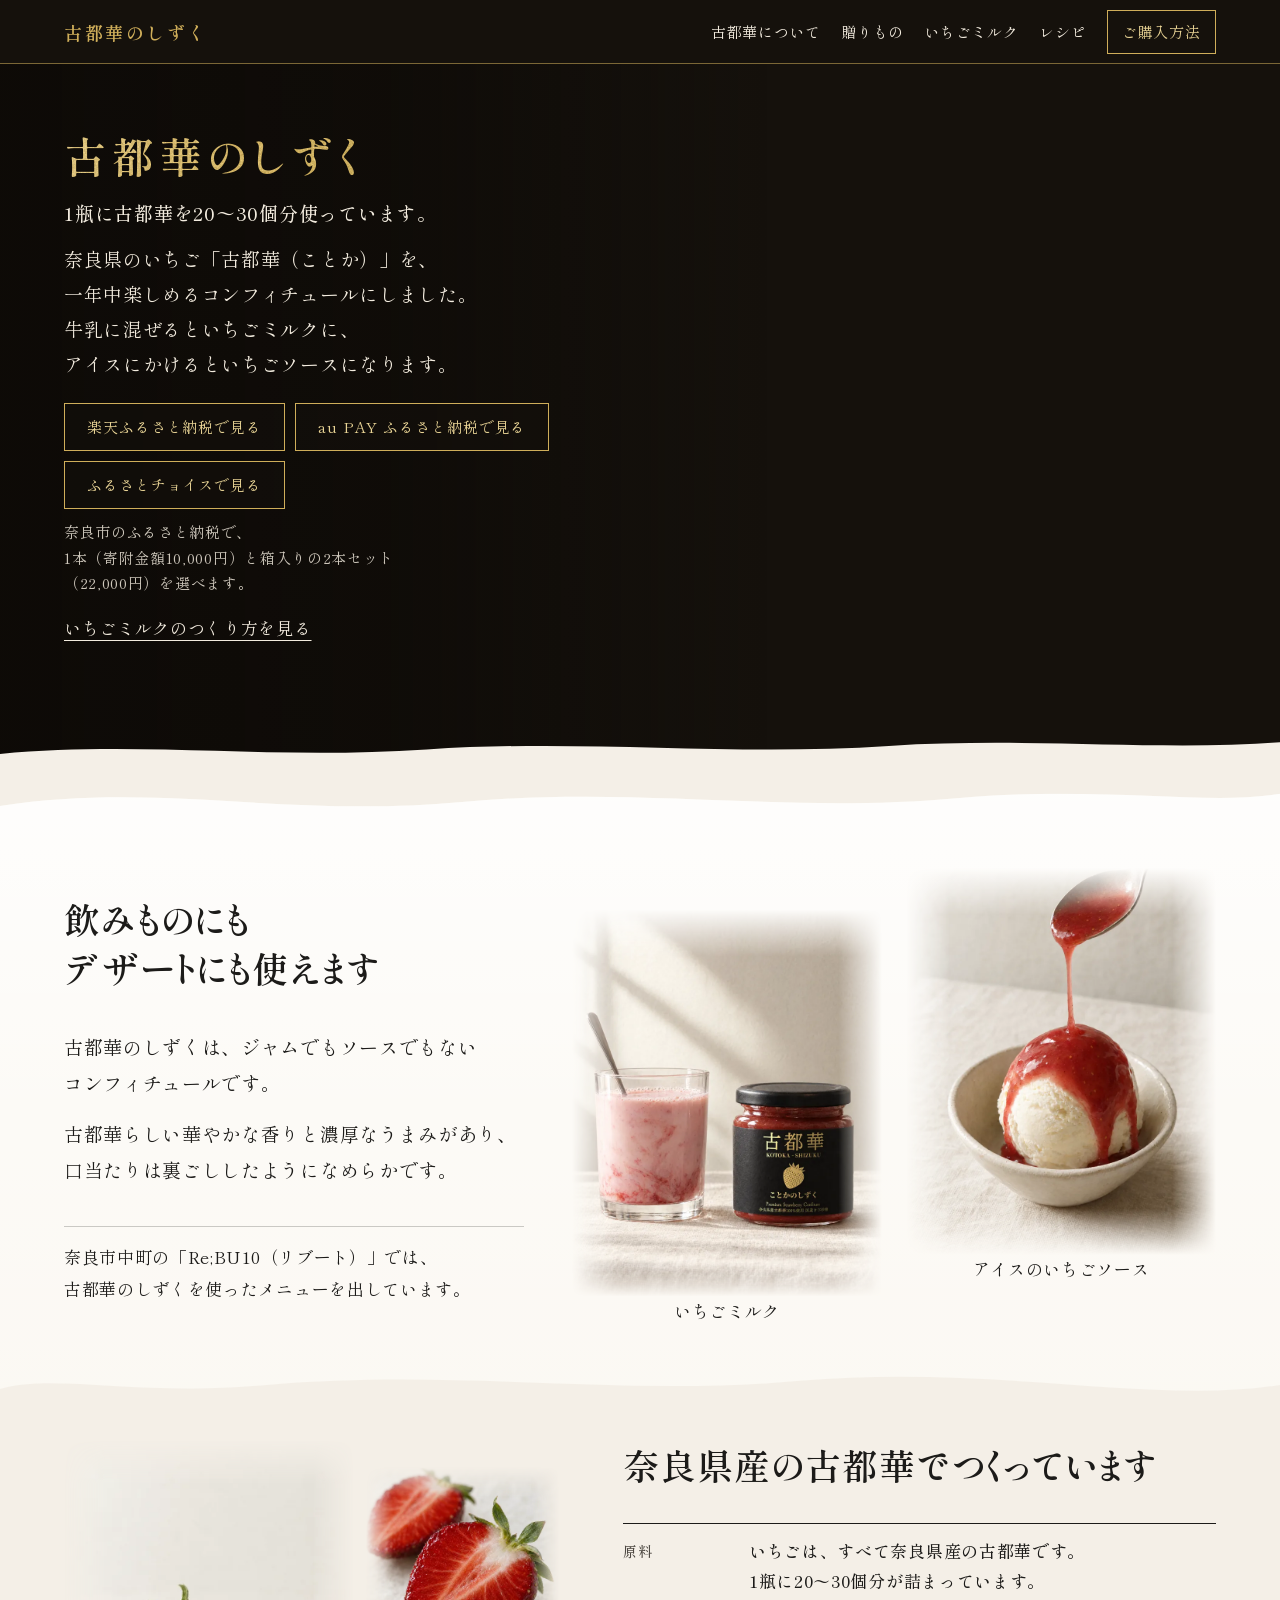
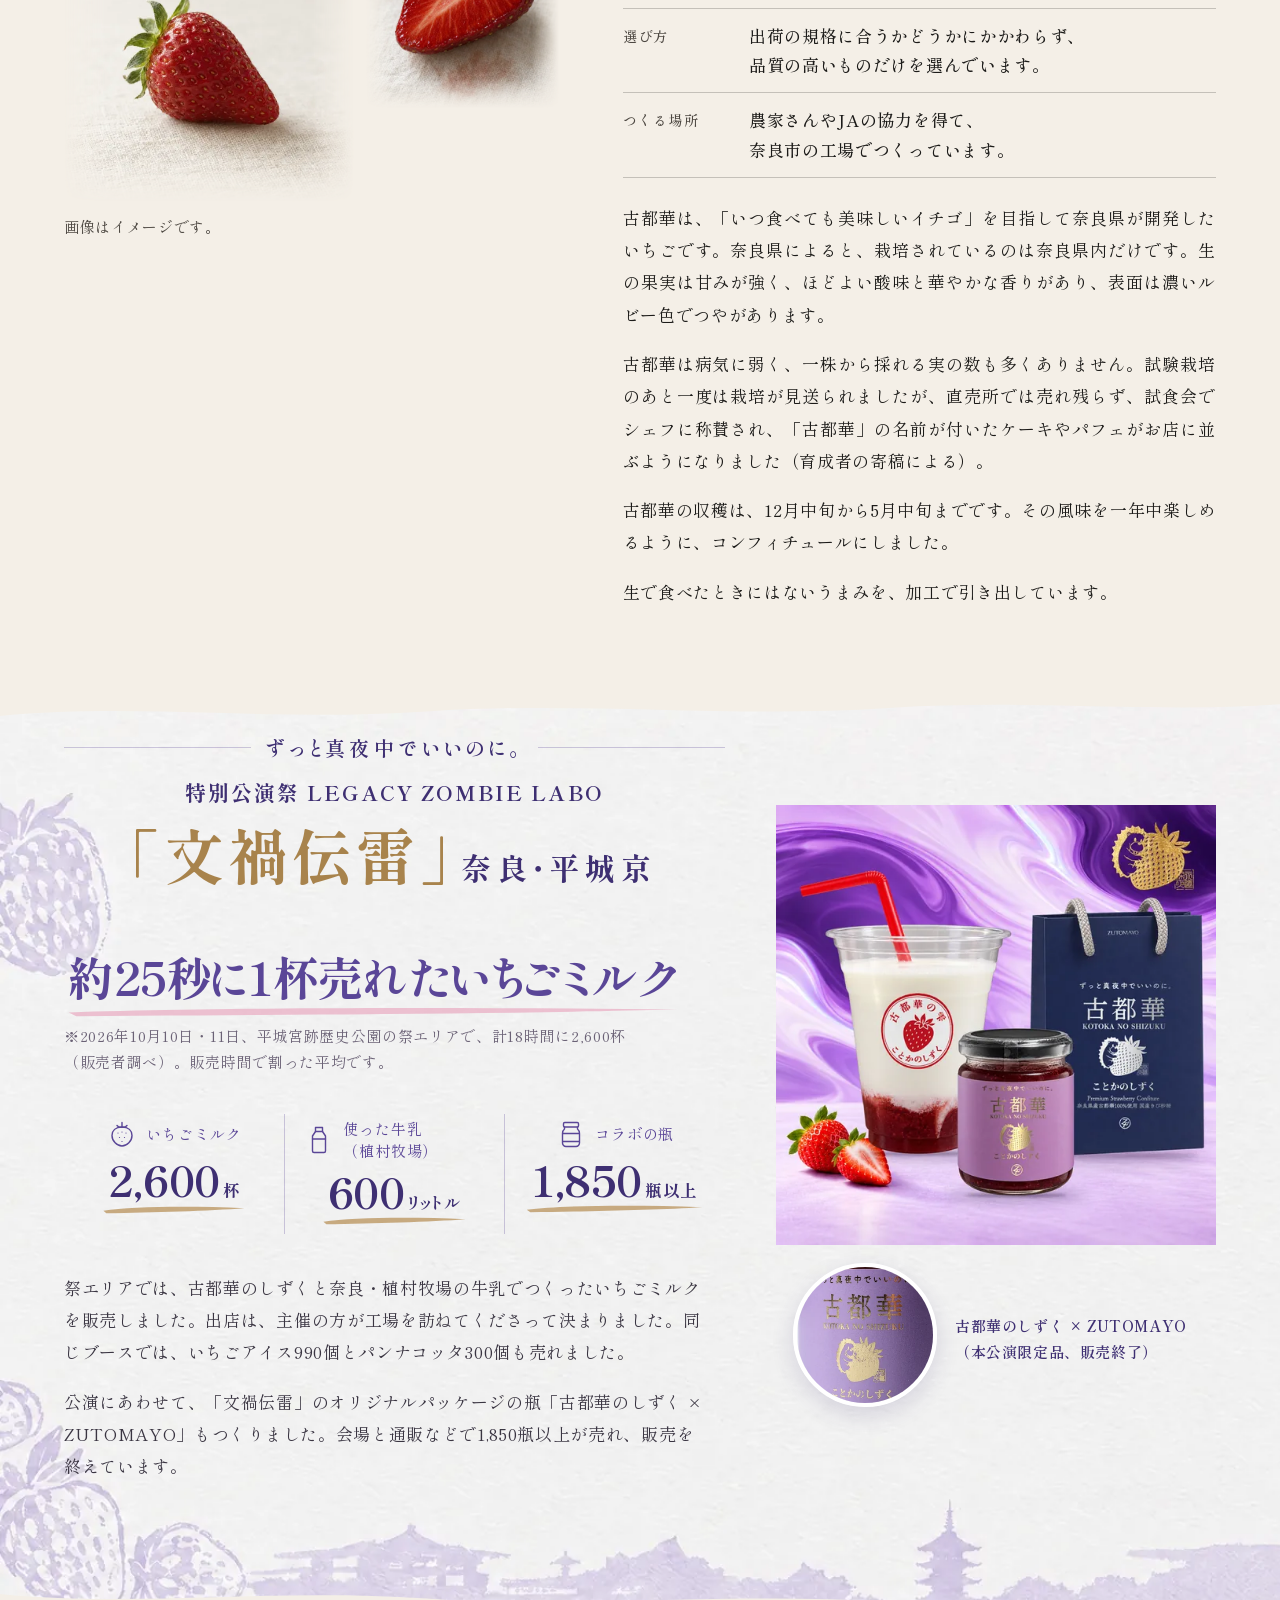
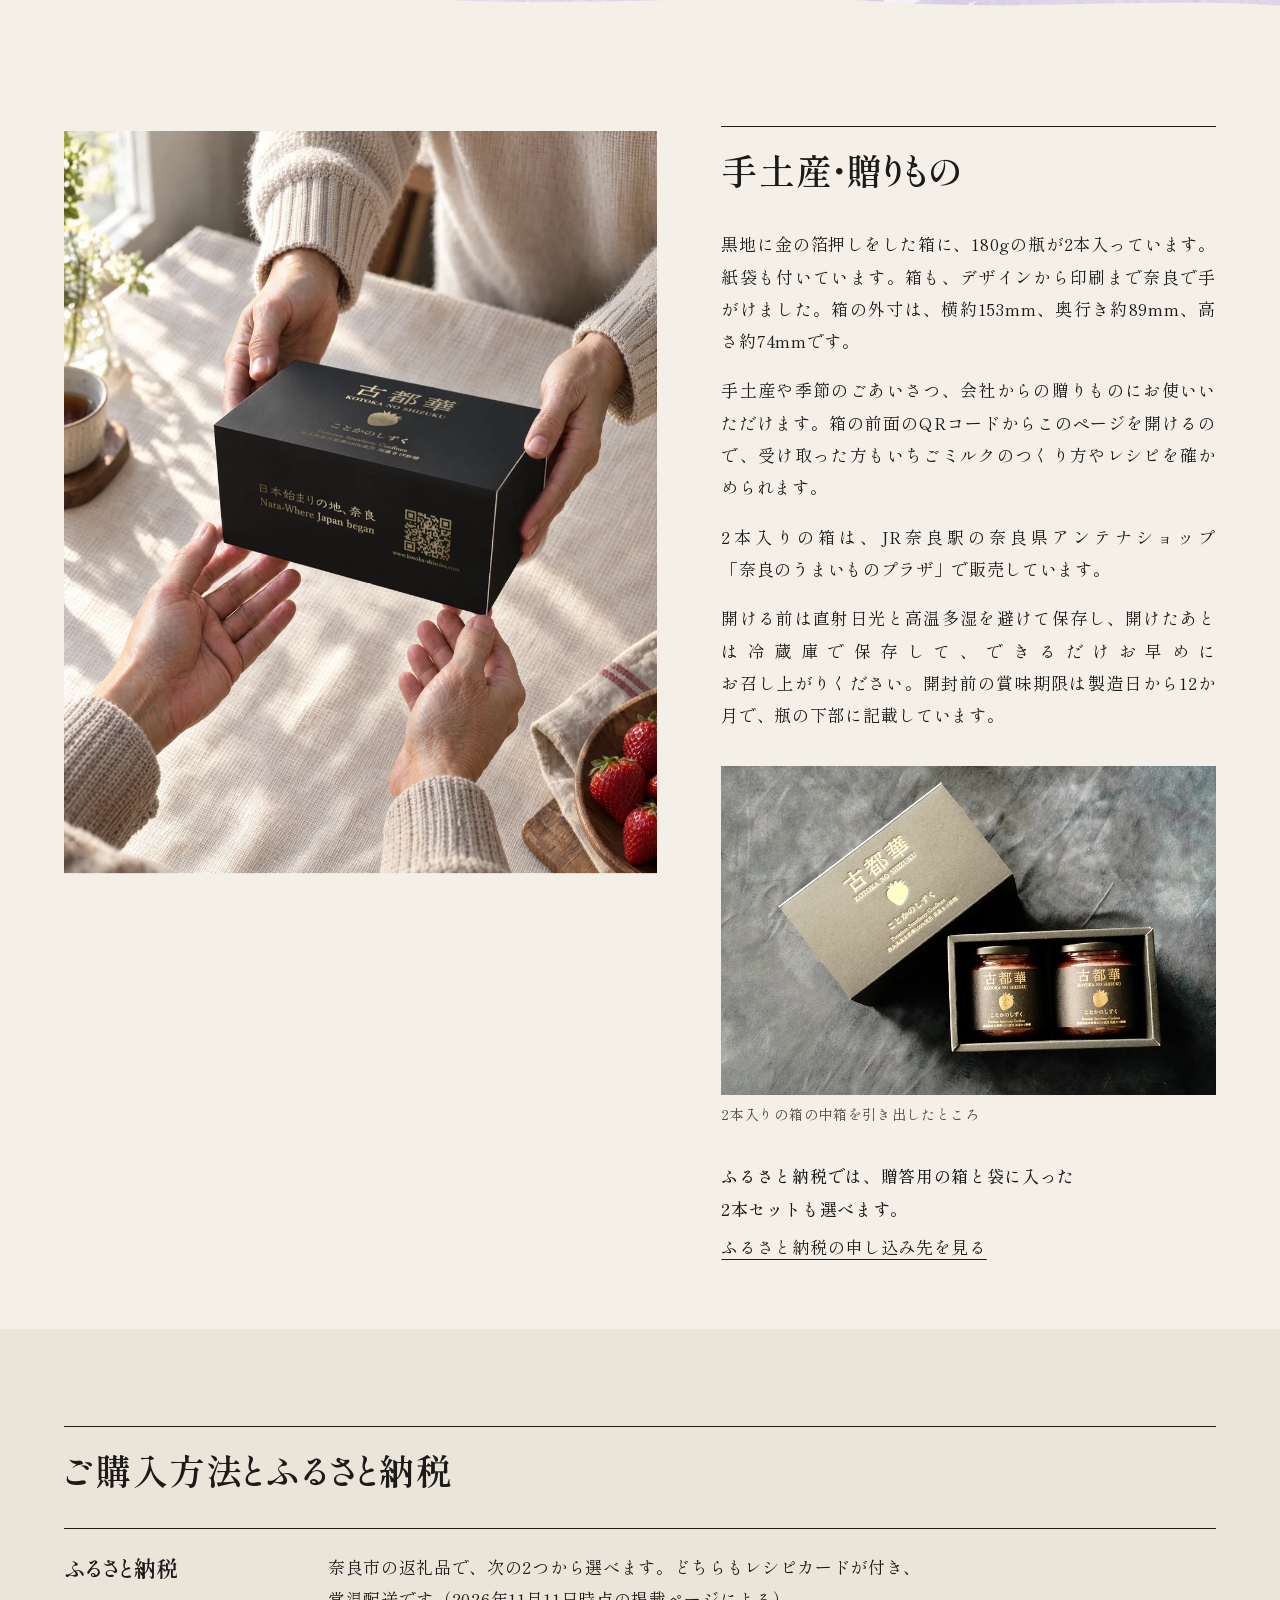
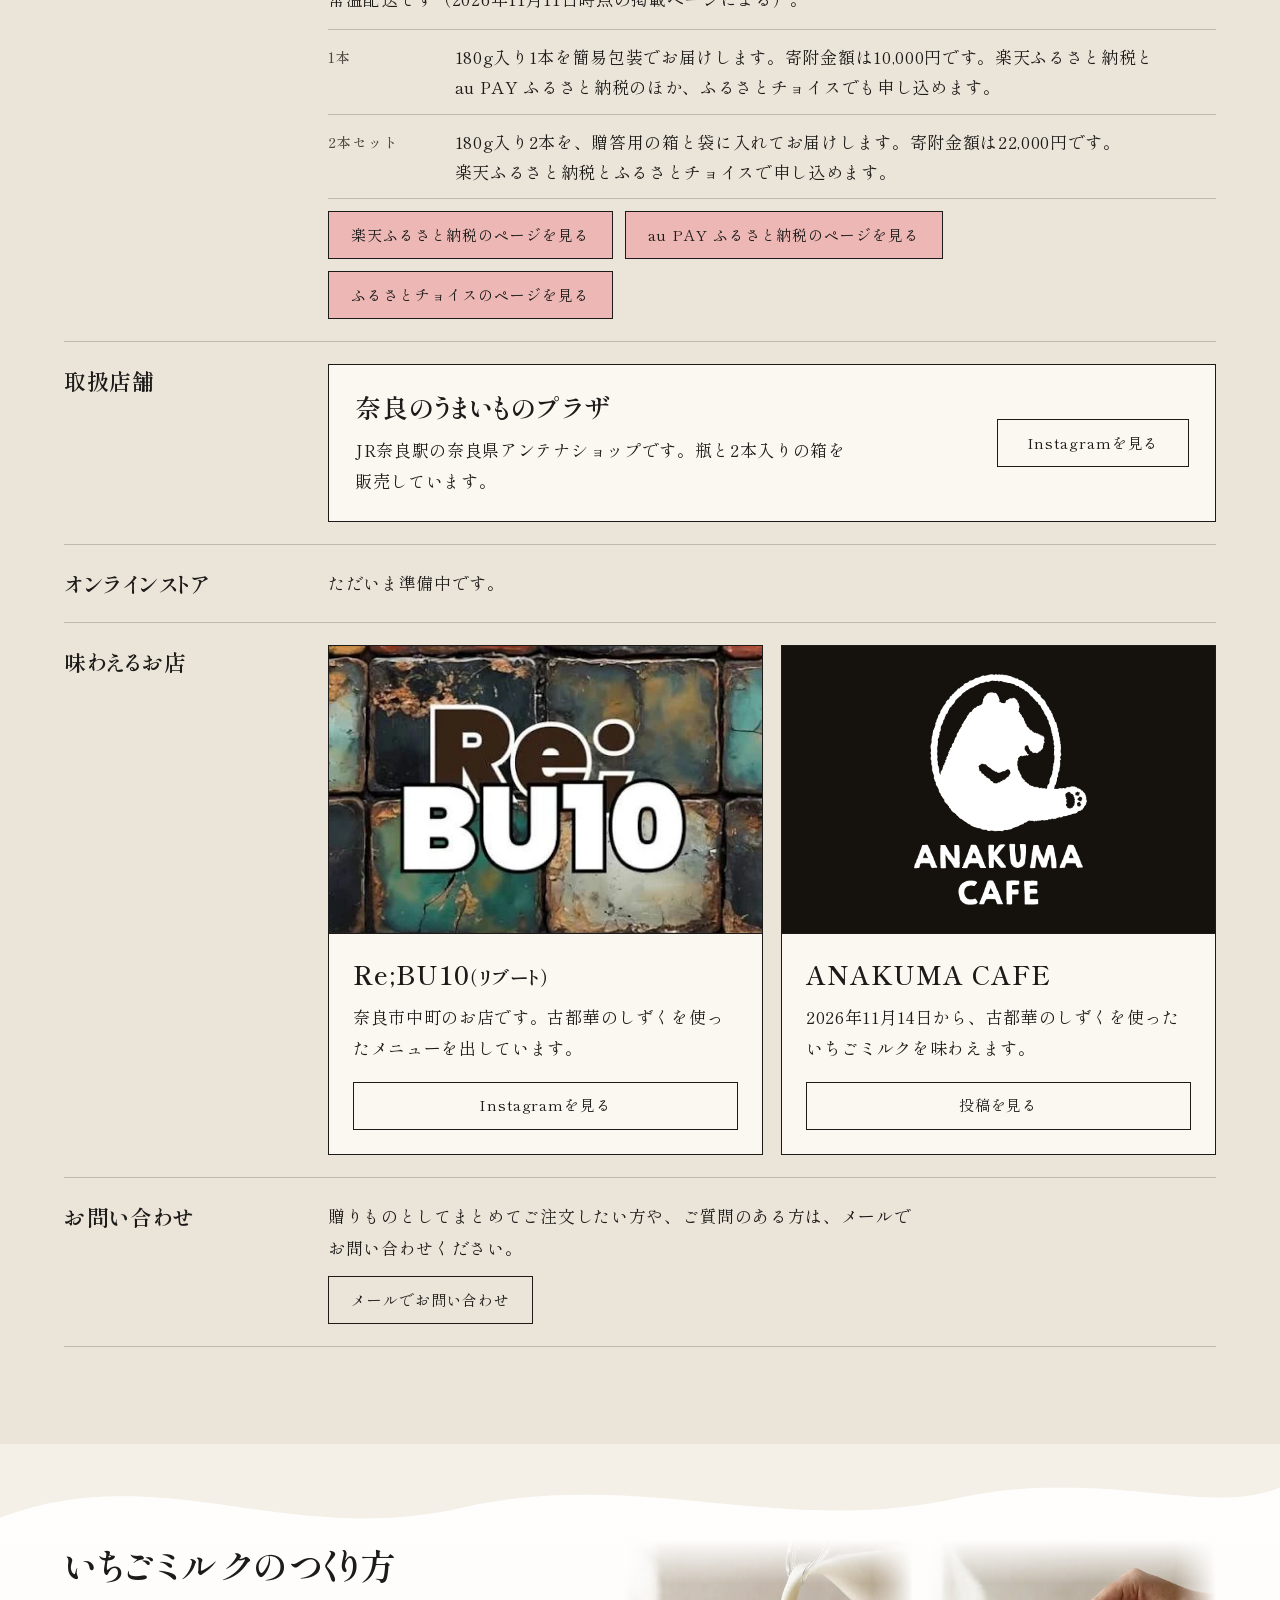
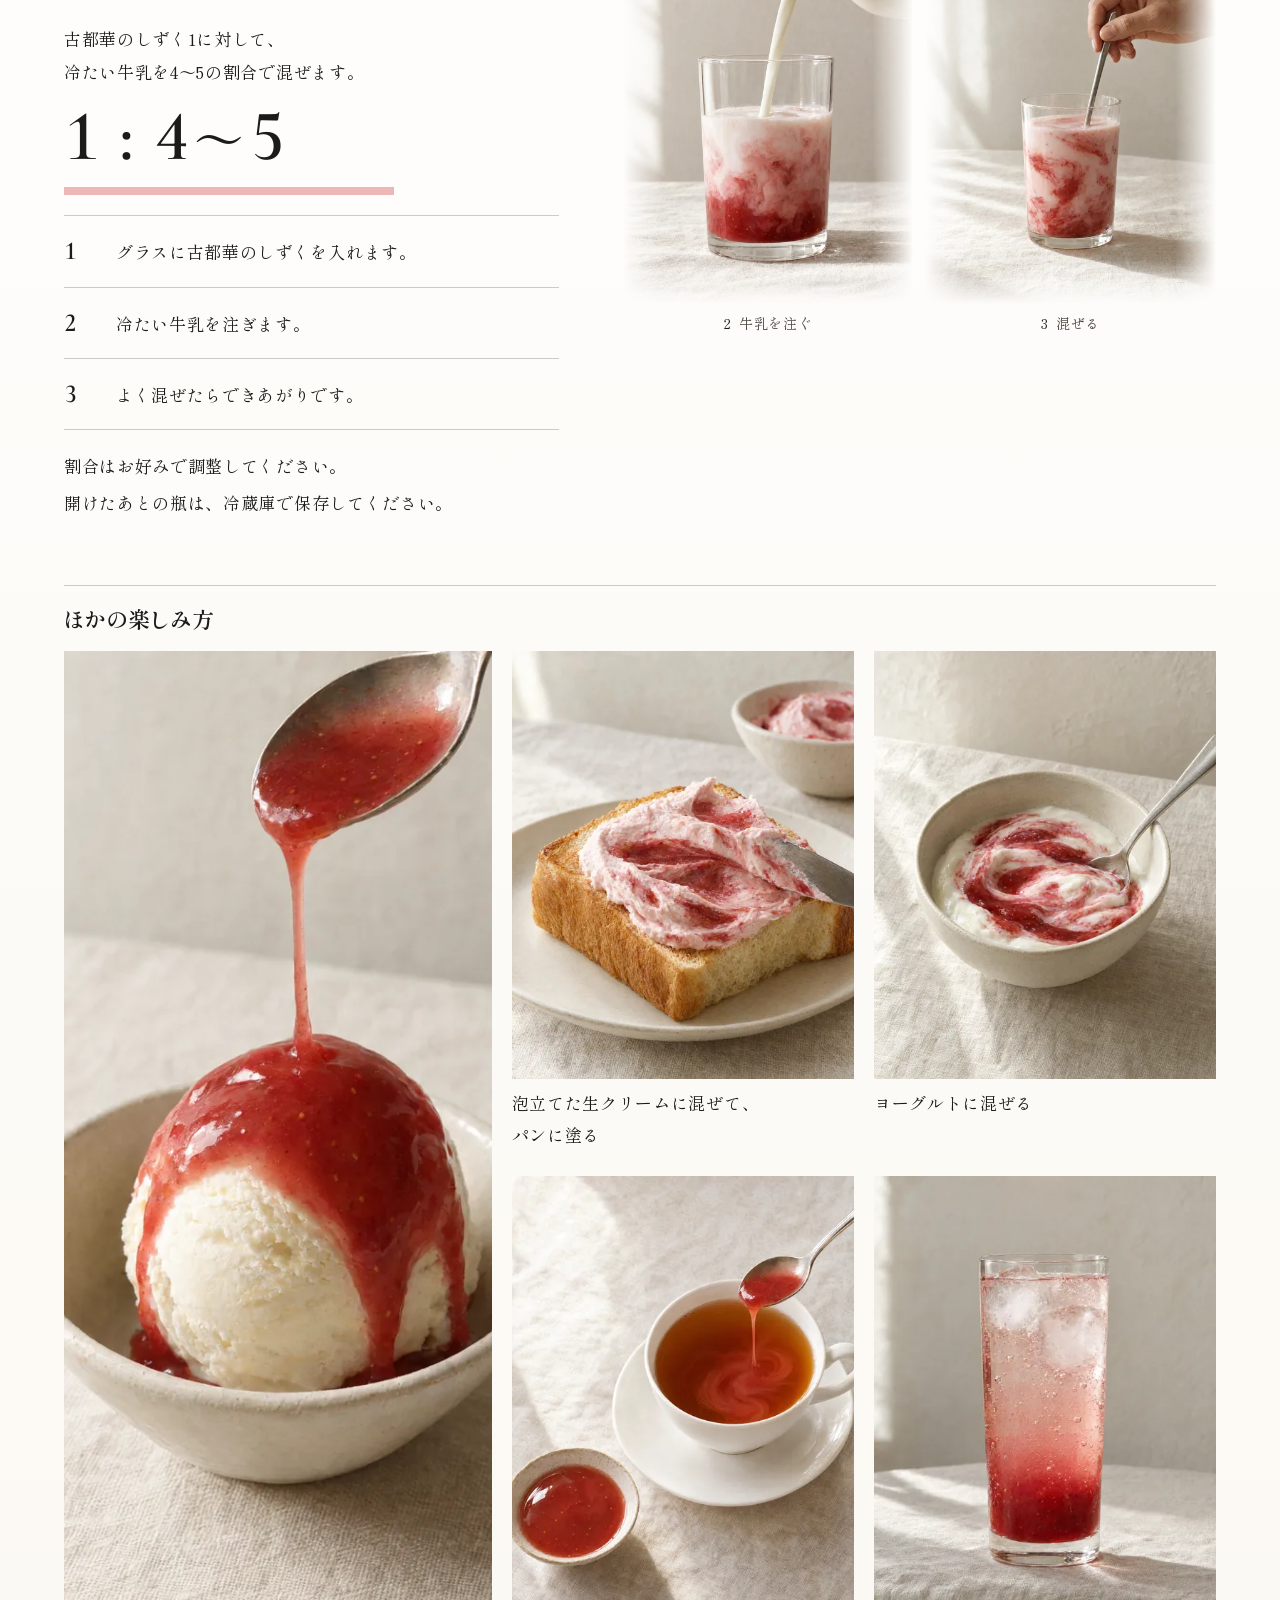
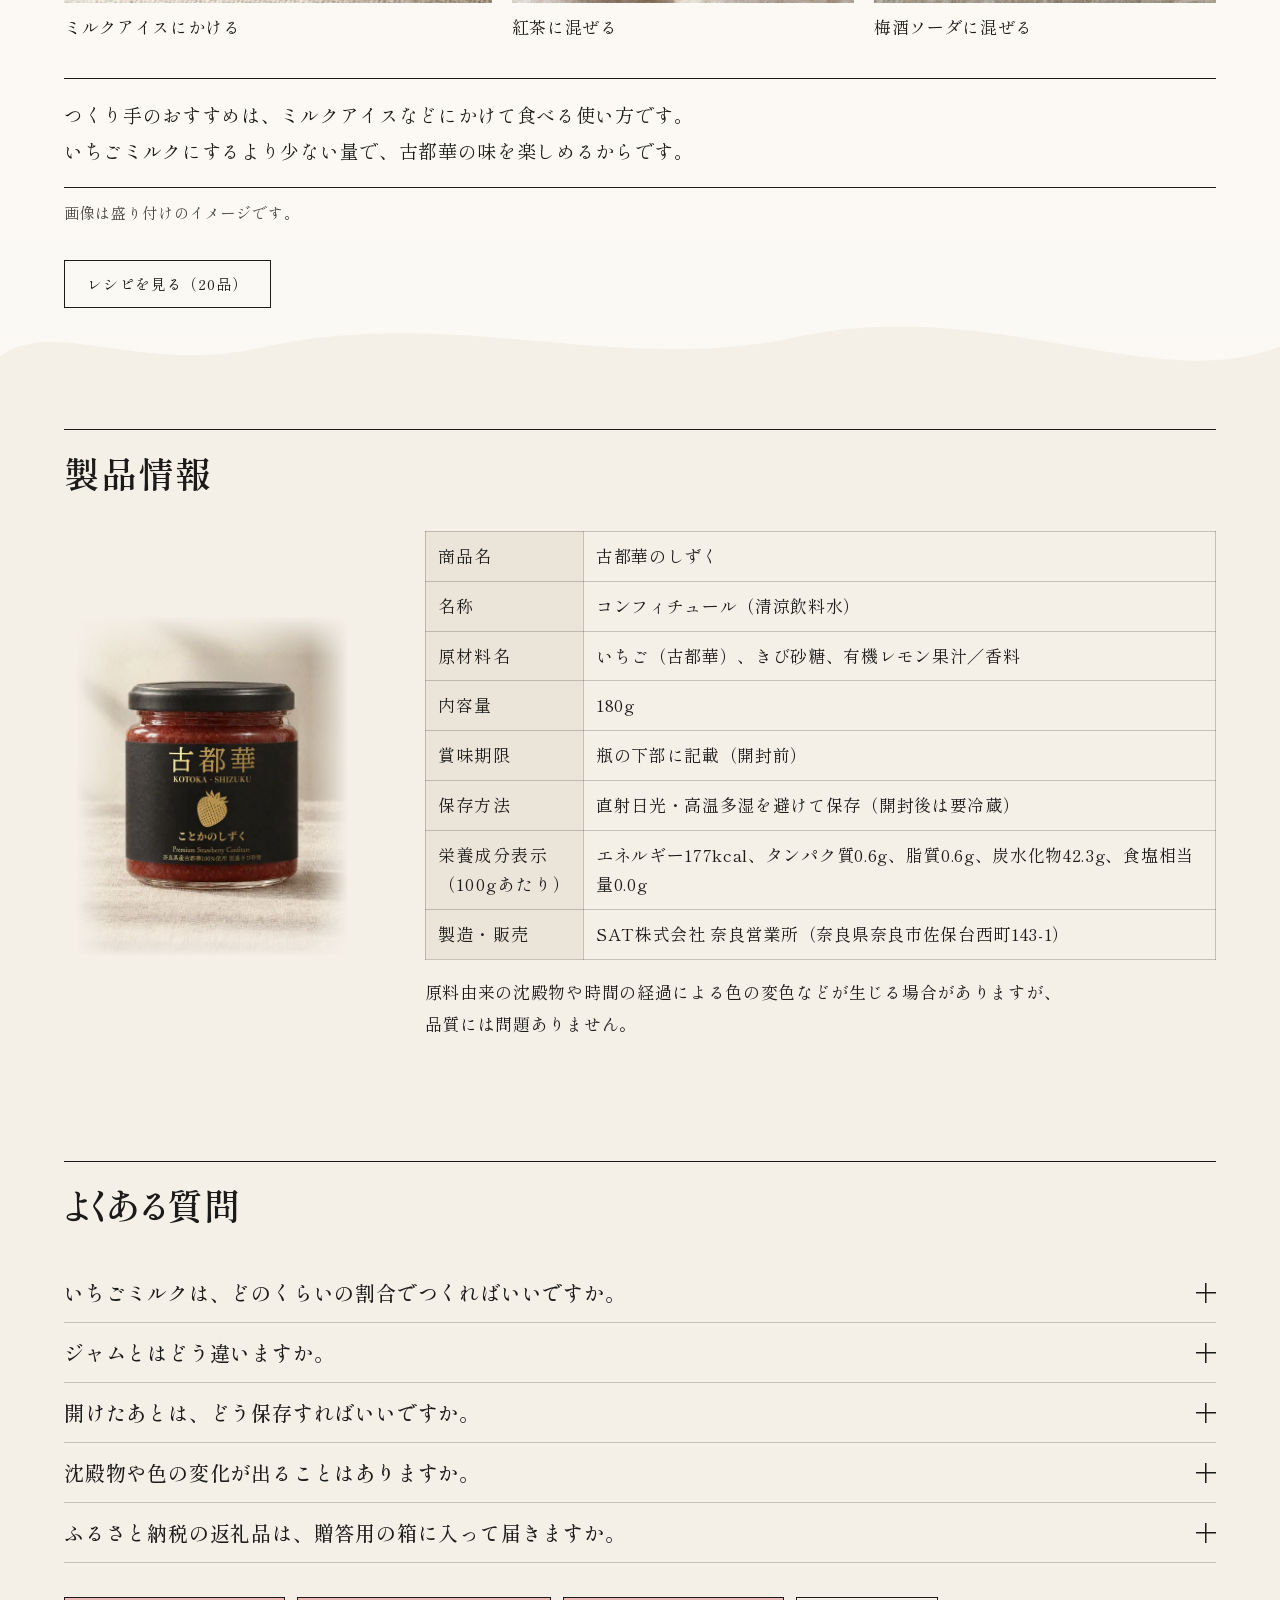
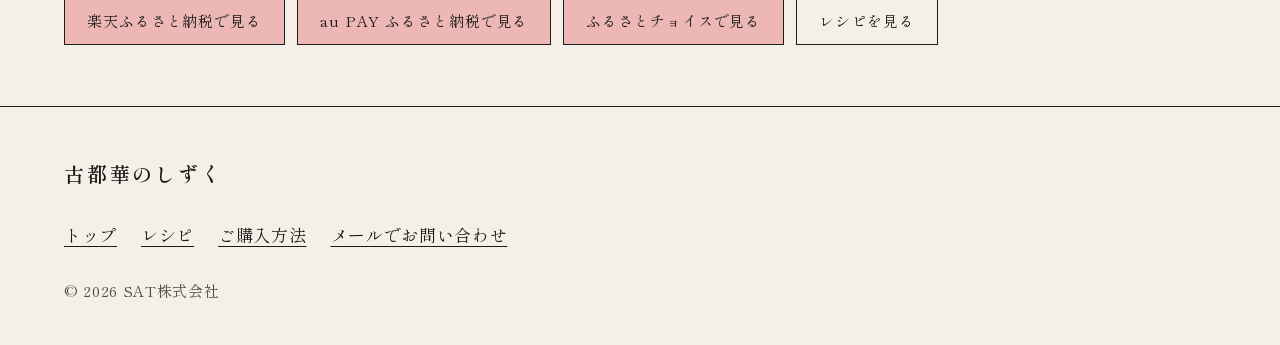
<file: index.html>
<!doctype html>
<html lang="ja">
<head>
<meta charset="utf-8">
<meta name="viewport" content="width=device-width, initial-scale=1, viewport-fit=cover">
<title>古都華のしずく｜奈良県産古都華のコンフィチュール</title>
<meta name="description" content="奈良県産のいちご「古都華」でつくったコンフィチュールです。牛乳に混ぜるといちごミルクに、アイスにかけるといちごソースになります。つくり方と贈りもの、買える場所をご案内します。">
<link rel="canonical" href="https://www.kotoka-shizuku.com/">
<meta name="theme-color" content="#15110c">
<meta property="og:type" content="website">
<meta property="og:locale" content="ja_JP">
<meta property="og:site_name" content="古都華のしずく">
<meta property="og:title" content="古都華のしずく｜奈良県産古都華のコンフィチュール">
<meta property="og:description" content="奈良県産のいちご「古都華」でつくったコンフィチュールです。牛乳に混ぜるといちごミルクに、アイスにかけるといちごソースになります。">
<meta property="og:url" content="https://www.kotoka-shizuku.com/">
<meta property="og:image" content="https://www.kotoka-shizuku.com/assets/lp2026/og-2026b.jpg">
<meta property="og:image:width" content="1200">
<meta property="og:image:height" content="630">
<meta name="twitter:card" content="summary_large_image">
<link rel="icon" type="image/png" sizes="32x32" href="./favicon-32.png">
<link rel="apple-touch-icon" href="./apple-touch-icon.png">
<link rel="preconnect" href="https://fonts.googleapis.com">
<link rel="preconnect" href="https://fonts.gstatic.com" crossorigin>
<link rel="stylesheet" href="https://fonts.googleapis.com/css2?family=Shippori+Mincho:wght@400;500&display=swap">
<!-- 書体：本文は Shippori Mincho。見出しと商品名の Shippori Mincho B1、大きな数字の Cormorant Garamond は、ページでその書体にしている字だけを text= で読み込む。見出しの字を足したら text= も足す（同じ書体の text= を2本に分けると、同じ太さの面がぶつかる） -->
<link rel="stylesheet" href="https://fonts.googleapis.com/css2?family=Shippori+Mincho+B1:wght@600;700&display=swap&text=%2C012568ABCEGILMOTUYZ%C3%97%E3%80%81%E3%80%82%E3%80%8C%E3%80%8D%E3%81%82%E3%81%84%E3%81%88%E3%81%8A%E3%81%8B%E3%81%8F%E3%81%94%E3%81%95%E3%81%97%E3%81%99%E3%81%9A%E3%81%9F%E3%81%A1%E3%81%A3%E3%81%A4%E3%81%A6%E3%81%A7%E3%81%A8%E3%81%AB%E3%81%AE%E3%81%B5%E3%81%BB%E3%81%BE%E3%81%BF%E3%82%82%E3%82%88%E3%82%8A%E3%82%8B%E3%82%8C%E3%82%8F%E3%82%A2%E3%82%A4%E3%82%AA%E3%82%AF%E3%82%B6%E3%82%B9%E3%83%83%E3%83%87%E3%83%88%E3%83%9F%E3%83%A9%E3%83%AA%E3%83%AB%E3%83%B3%E3%83%BB%E3%83%BC%E4%B8%8A%E4%B8%AD%E4%BA%86%E4%BA%AC%E4%BB%A5%E4%BC%9D%E4%BD%BF%E5%85%A5%E5%85%AC%E5%88%A5%E5%8F%96%E5%8F%A4%E5%91%B3%E5%93%81%E5%95%8F%E5%9C%9F%E5%9F%8E%E5%A0%B1%E5%A3%B2%E5%A4%9C%E5%A5%88%E5%AE%9A%E5%B9%B3%E5%BA%97%E6%83%85%E6%89%8B%E6%89%B1%E6%96%87%E6%96%B9%E6%9C%AC%E6%9D%AF%E6%A5%BD%E6%B3%95%E6%BC%94%E7%89%B9%E7%93%B6%E7%94%A3%E7%9C%8C%E7%9C%9F%E7%A5%AD%E7%A6%8D%E7%A7%92%E7%A8%8E%E7%B4%84%E7%B4%8D%E7%B5%82%E8%88%97%E8%89%AF%E8%8F%AF%E8%A3%BD%E8%B2%A9%E8%B3%AA%E8%B3%BC%E8%B4%88%E9%83%BD%E9%99%90%E9%9B%B7%E9%A3%B2%EF%BC%88%EF%BC%89">
<link rel="stylesheet" href="https://fonts.googleapis.com/css2?family=Cormorant+Garamond:wght@600&display=swap&text=0123456789%3A">
<link rel="preload" as="image" href="./assets/lp2026/img/v2/hero-gold-sp-1080.webp" imagesrcset="./assets/lp2026/img/v2/hero-gold-sp-720.webp 720w, ./assets/lp2026/img/v2/hero-gold-sp-1080.webp 1080w, ./assets/lp2026/img/v2/hero-gold-sp-1440.webp 1440w" imagesizes="100vw" media="(max-width: 599px)" fetchpriority="high">
<link rel="preload" as="image" href="./assets/lp2026/img/v2/hero-gold-pc-1920.webp" imagesrcset="./assets/lp2026/img/v2/hero-gold-pc-1280.webp 1280w, ./assets/lp2026/img/v2/hero-gold-pc-1920.webp 1920w, ./assets/lp2026/img/v2/hero-gold-pc-2560.webp 2560w" imagesizes="100vw" media="(min-width: 600px)" fetchpriority="high">
<link rel="stylesheet" href="./assets/lp2026/css/site.css?v=20261113d">
<link rel="stylesheet" href="./assets/lp2026/css/flow.css?v=20261112d">
<script type="application/ld+json">
{
  "@context": "https://schema.org",
  "@type": "Product",
  "name": "古都華のしずく",
  "description": "奈良県産のいちご「古都華」でつくったコンフィチュール（清涼飲料水）。内容量180g。",
  "image": "https://www.kotoka-shizuku.com/assets/lp2026/og-2026b.jpg",
  "brand": { "@type": "Brand", "name": "古都華のしずく" },
  "manufacturer": {
    "@type": "Organization",
    "name": "SAT株式会社 奈良営業所",
    "address": { "@type": "PostalAddress", "addressRegion": "奈良県", "addressLocality": "奈良市", "streetAddress": "佐保台西町143-1", "addressCountry": "JP" }
  }
}
</script>
</head>
<body>
<a class="skip" href="#main">本文へ移動</a>

<header class="site-header">
  <div class="bar">
    <a class="brand" href="#top">古都華のしずく</a>
    <a class="btn btn-main btn-sm head-buy" href="#buy" data-track="head_buy">ご購入方法</a>
    <button class="menu-btn" type="button" aria-expanded="false" aria-controls="site-nav" data-menu>メニュー</button>
    <nav class="site-nav" id="site-nav" aria-label="サイト内の移動" hidden>
      <ul>
        <li><a href="#kotoka">古都華について</a></li>
        <li><a href="#gift">贈りもの</a></li>
        <li><a href="#howto">いちごミルク</a></li>
        <li><a href="recipe/">レシピ</a></li>
        <li class="nav-buy"><a class="btn btn-main btn-sm" href="#buy" data-track="head_buy">ご購入方法</a></li>
      </ul>
    </nav>
  </div>
</header>

<main id="main">

  <!-- 0 最初の画面 -->
  <section class="fv" id="top" aria-labelledby="fv-title">
    <picture class="fv-photo">
      <source media="(min-width: 600px)" srcset="./assets/lp2026/img/v2/hero-gold-pc-1280.webp 1280w, ./assets/lp2026/img/v2/hero-gold-pc-1920.webp 1920w, ./assets/lp2026/img/v2/hero-gold-pc-2560.webp 2560w" sizes="100vw" width="1920" height="1080">
      <img src="./assets/lp2026/img/v2/hero-gold-sp-1080.webp" srcset="./assets/lp2026/img/v2/hero-gold-sp-720.webp 720w, ./assets/lp2026/img/v2/hero-gold-sp-1080.webp 1080w, ./assets/lp2026/img/v2/hero-gold-sp-1440.webp 1440w" sizes="100vw" width="1080" height="1350" alt="古都華のしずくの瓶といちご。うしろに夕暮れの庭と瓦屋根の建物が見える" fetchpriority="high">
    </picture>
    <canvas class="fv-flakes" aria-hidden="true"></canvas>
    <div class="fv-text">
      <h1 id="fv-title">古都華のしずく</h1>
      <p class="fv-fact">1瓶に古都華を<span class="nb"><span class="num">20</span>〜<span class="num">30</span>個分</span>使っています。</p>
      <p class="fv-lead">奈良県のいちご「古都華（ことか）」を、<br class="br-wide">一年中楽しめるコンフィチュールにしました。<br>牛乳に混ぜるといちごミルクに、<br class="br-wide">アイスにかけるといちごソースになります。</p>
      <div class="fv-actions">
        <div class="fv-buttons">
          <a class="btn btn-main" href="https://item.rakuten.co.jp/f292010-nara/sat001_oya/" target="_blank" rel="noopener" data-track="fv_furusato_rakuten_out">楽天ふるさと納税で見る</a>
          <a class="btn btn-main" href="https://furusato.wowma.jp/products/detail.php?product_id=2854338" target="_blank" rel="noopener" data-track="fv_furusato_aupay_out">au PAY ふるさと納税で見る</a>
          <a class="btn btn-main" href="https://www.furusato-tax.jp/product/detail/29201/7243831" target="_blank" rel="noopener" data-track="fv_furusato_choice_out">ふるさとチョイスで見る</a>
        </div>
        <p class="fv-note">奈良市のふるさと納税で、<br class="br-wide"><span class="nb">1本（寄附金額<span class="num">10,000</span>円）と</span><span class="nb">箱入りの2本セット</span><span class="nb">（<span class="num">22,000</span>円）を選べます。</span></p>
        <a class="text-link" href="#howto" data-track="fv_howto">いちごミルクのつくり方を見る</a>
      </div>
    </div>
    <div class="e-fvwave" aria-hidden="true"><svg viewBox="0 0 1440 90" preserveAspectRatio="none" xmlns="http://www.w3.org/2000/svg" aria-hidden="true" focusable="false"><path d="M0,55 C160,40 300,62 480,50 C660,38 820,58 1000,46 C1160,36 1300,52 1440,42 L1440,90 L0,90 Z" fill="#f4efe7"/></svg></div>
  </section>

  <!-- 1 使う場面 -->
  <section class="sec scene" id="uses" aria-labelledby="uses-title">
    <div class="e-stream" aria-hidden="true"><svg viewBox="0 0 1440 900" preserveAspectRatio="none" xmlns="http://www.w3.org/2000/svg" aria-hidden="true" focusable="false"><defs><clipPath id="cs"><path d="M0,100 C180,70 320,115 520,95 C720,75 880,110 1080,90 C1240,75 1360,100 1440,85 L1440,805 C1300,830 1120,780 900,800 C700,820 520,785 300,805 C160,820 60,790 0,810 Z"/></clipPath><linearGradient id="fs" x1="0" y1="0" x2="0" y2="1"><stop offset="0" stop-color="#fff" stop-opacity="0.9"/><stop offset="0.5" stop-color="#fff" stop-opacity="0.35"/><stop offset="1" stop-color="#fff" stop-opacity="0.05"/></linearGradient></defs><g clip-path="url(#cs)"><rect width="1440" height="900" fill="#fbf8f2"/><rect width="1440" height="900" fill="url(#fs)"/></g></svg></div>
    <div class="wrap">
      <div class="sec-head"><h2 id="uses-title">飲みものにも<br class="br-sp">デザートにも使えます</h2></div>
      <p class="scene-lead">古都華のしずくは、<span class="nb">ジャムでもソースでもない</span><span class="nb">コンフィチュールです。</span></p>
      <p class="scene-lead">古都華らしい華やかな香りと濃厚なうまみがあり、口当たりは裏ごししたように<span class="nb">なめらかです。</span></p>
      <div class="scene-grid">
        <figure>
          <img src="./assets/lp2026/img/v2/howto-done2-1200.webp" srcset="./assets/lp2026/img/v2/howto-done2-480.webp 480w, ./assets/lp2026/img/v2/howto-done2-800.webp 800w, ./assets/lp2026/img/v2/howto-done2-1200.webp 1200w" sizes="(min-width: 900px) 46vw, 46vw" width="1200" height="1500" alt="できあがったいちごミルクと古都華のしずくの瓶" loading="lazy">
          <figcaption>いちごミルク</figcaption>
        </figure>
        <figure>
          <img src="./assets/lp2026/img/v2/use-icecream-1200.webp" srcset="./assets/lp2026/img/v2/use-icecream-480.webp 480w, ./assets/lp2026/img/v2/use-icecream-800.webp 800w, ./assets/lp2026/img/v2/use-icecream-1200.webp 1200w" sizes="(min-width: 900px) 46vw, 46vw" width="1200" height="1500" alt="ミルクアイスに古都華のしずくをかけているところ" loading="lazy">
          <figcaption>アイスの<span class="nb">いちごソース</span></figcaption>
        </figure>
      </div>
      <div class="scene-proof">
        <p>奈良市中町の「Re;BU10（リブート）」では、<br class="br-wide">古都華のしずくを使ったメニューを出しています。</p>
      </div>
    </div>
  </section>


  <!-- 2 古都華と、このコンフィチュールのつくり -->
  <section class="sec kotoka" id="kotoka" aria-labelledby="kotoka-title">
    <div class="wrap kotoka-grid">
      <div class="kotoka-photos">
        <img src="./assets/lp2026/img/v2/kotoka-berry-800.webp" srcset="./assets/lp2026/img/v2/kotoka-berry-480.webp 480w, ./assets/lp2026/img/v2/kotoka-berry-800.webp 800w, ./assets/lp2026/img/v2/kotoka-berry-1200.webp 1200w" sizes="(min-width: 900px) 26vw, 54vw" width="800" height="1000" alt="赤くつやのあるいちごの一粒" loading="lazy">
        <img src="./assets/lp2026/img/v2/kotoka-cut-800.webp" srcset="./assets/lp2026/img/v2/kotoka-cut-480.webp 480w, ./assets/lp2026/img/v2/kotoka-cut-800.webp 800w" sizes="(min-width: 900px) 18vw, 36vw" width="800" height="1000" alt="縦に切ったいちごの断面" loading="lazy">
        <p class="note">画像はイメージです。</p>
      </div>
      <div>
        <div class="sec-head"><h2 id="kotoka-title">奈良県産の古都華でつくっています</h2></div>
        <dl class="points">
          <div><dt>原料</dt><dd>いちごは、すべて奈良県産の古都華です。<br><span class="nb">1瓶に20〜30個分</span>が詰まっています。</dd></div>
          <div><dt>選び方</dt><dd>出荷の規格に合うかどうかにかかわらず、<br class="br-wide">品質の高いものだけを選んでいます。</dd></div>
          <div><dt>つくる場所</dt><dd>農家さんやJAの協力を得て、<br class="br-wide">奈良市の工場で<span class="nb">つくっています。</span></dd></div>
        </dl>
        <div class="prose">
          <p>古都華は、「いつ食べても美味しいイチゴ」を目指して奈良県が開発したいちごです。奈良県によると、栽培されているのは奈良県内だけです。生の果実は甘みが強く、ほどよい酸味と華やかな香りがあり、表面は濃いルビー色でつやがあります。</p>
          <p>古都華は病気に弱く、一株から採れる実の数も多くありません。試験栽培のあと一度は栽培が見送られましたが、直売所では売れ残らず、試食会でシェフに称賛され、「古都華」の名前が付いたケーキやパフェがお店に並ぶようになりました（育成者の寄稿による）。</p>
          <p>古都華の収穫は、12月中旬から5月中旬までです。その風味を一年中楽しめるように、コンフィチュールにしました。</p>
          <p class="ragged">生で食べたときにはないうまみを、加工で<span class="nb">引き出しています。</span></p>
        </div>
      </div>
    </div>
  </section>

  <!-- 平城宮跡の実績（ずとまよの特別公演祭）。デザインは GPT Image に内容だけを渡して作らせた案（docs/renewal-2026-10/visuals_higgsfield_20261031/v2/raw/festival_design_20261104/design_3.png）をもとに組んだ。
       背景の和紙と水彩は同じ案から文字と写真を抜いて作った画像。ずとまよのロゴやキャラクターはこちらで描かない（写真に写っているものだけ）。
       コラボの瓶と紙袋の写真は依頼元（SAT）の支給で、使ってよいとディレクターが確認（2026-11-04） -->
  <section class="sec festival" id="festival" aria-labelledby="festival-title">
    <div class="e-edge top" aria-hidden="true"><svg viewBox="0 0 1440 90" preserveAspectRatio="none" xmlns="http://www.w3.org/2000/svg" aria-hidden="true" focusable="false"><path d="M0,55 C160,40 300,62 480,50 C660,38 820,58 1000,46 C1160,36 1300,52 1440,42 L1440,0 L0,0 Z" fill="#f4efe7"/></svg></div>
    <div class="e-edge bottom" aria-hidden="true"><svg viewBox="0 0 1440 90" preserveAspectRatio="none" xmlns="http://www.w3.org/2000/svg" aria-hidden="true" focusable="false"><path d="M0,55 C160,40 300,62 480,50 C660,38 820,58 1000,46 C1160,36 1300,52 1440,42 L1440,0 L0,0 Z" fill="#f4efe7"/></svg></div>
    <div class="wrap festival-grid">
      <div class="festival-text">
        <div class="fes-event">
          <p class="fes-artist">ずっと真夜中でいいのに。</p>
          <p class="fes-series">特別公演祭 LEGACY ZOMBIE LABO</p>
          <p class="fes-name"><span class="fes-gold">「文禍伝雷」</span><span class="fes-place">奈良・平城京</span></p>
        </div>
        <h2 id="festival-title"><span class="fes-hl"><span class="nb">約25秒に1杯売れた</span><span class="nb">いちごミルク</span></span></h2>
        <p class="festival-basis">※2026年10月10日・11日、平城宮跡歴史公園の祭エリアで、計18時間に<span class="num">2,600</span>杯<span class="nb">（販売者調べ）。</span>販売時間で割った平均です。</p>
        <dl class="festival-figures">
          <div><dt><svg class="fes-icon" viewBox="0 0 32 32" aria-hidden="true"><path d="M16 9c-6.5 0-10 3.6-10 8.4C6 23 11 28 16 28s10-5 10-10.6C26 12.6 22.5 9 16 9z"/><path d="M11 7.5c1.6 1.8 3.3 2.2 5 1.5 1.7.7 3.4.3 5-1.5M16 9V4.5"/><circle cx="12" cy="15" r=".6"/><circle cx="16" cy="14" r=".6"/><circle cx="20" cy="15" r=".6"/><circle cx="13.5" cy="19.5" r=".6"/><circle cx="18.5" cy="19.5" r=".6"/><circle cx="16" cy="23.5" r=".6"/></svg><span>いちごミルク</span></dt><dd><span class="num">2,600</span><span class="unit">杯</span></dd></div>
          <div><dt><svg class="fes-icon" viewBox="0 0 32 32" aria-hidden="true"><path d="M12.5 3.5h7v4l3 4.5V27a1.5 1.5 0 0 1-1.5 1.5H11A1.5 1.5 0 0 1 9.5 27V12l3-4.5z"/><path d="M12.5 7.5h7M9.5 15h13"/></svg><span>使った牛乳<span class="nb">（植村牧場）</span></span></dt><dd><span class="num">600</span><span class="unit">リットル</span></dd></div>
          <div><dt><svg class="fes-icon" viewBox="0 0 32 32" aria-hidden="true"><rect x="8.5" y="4.5" width="15" height="4.5" rx="1.2"/><path d="M9.5 9v2c-1.5 1.2-2 2.5-2 4.5V25a3.5 3.5 0 0 0 3.5 3.5h10a3.5 3.5 0 0 0 3.5-3.5v-9.5c0-2-.5-3.3-2-4.5V9"/><path d="M8 15.5h16M8 23.5h16"/></svg><span>コラボの瓶</span></dt><dd><span class="num">1,850</span><span class="unit">瓶以上</span></dd></div>
        </dl>
        <div class="prose">
          <p class="ragged">祭エリアでは、古都華のしずくと奈良・<span class="nb">植村牧場</span>の牛乳でつくったいちごミルクを販売しました。出店は、主催の方が工場を訪ねてくださって決まりました。同じブースでは、いちごアイス990個とパンナコッタ300個も<span class="nb">売れました。</span></p>
          <p class="ragged">公演にあわせて、「文禍伝雷」のオリジナル<span class="nb">パッケージ</span>の瓶「古都華のしずく × ZUTOMAYO」もつくりました。会場と通販などで1,850瓶以上が売れ、販売を終えています。</p>
        </div>
      </div>
      <div class="festival-visual">
        <img class="fes-main" src="./assets/lp2026/img/collab/zmy942-set-800.webp" srcset="./assets/lp2026/img/collab/zmy942-set-560.webp 560w, ./assets/lp2026/img/collab/zmy942-set-800.webp 800w, ./assets/lp2026/img/collab/zmy942-set-1200.webp 1200w" sizes="(min-width: 900px) 30rem, 92vw" width="800" height="800" alt="いちごミルクのカップと、「文禍伝雷」のオリジナルパッケージの古都華のしずく、紺の紙袋。背景は紫のマーブル模様" loading="lazy">
        <figure class="fes-detail">
          <img src="./assets/lp2026/img/collab/zmy942-label-400.webp" srcset="./assets/lp2026/img/collab/zmy942-label-240.webp 240w, ./assets/lp2026/img/collab/zmy942-label-400.webp 400w" sizes="11rem" width="400" height="400" alt="コラボの瓶のラベルの寄り。薄紫の紙に金の文字" loading="lazy">
          <figcaption>古都華のしずく <span class="nb">× ZUTOMAYO</span><span class="nb">（本公演限定品、</span><span class="nb">販売終了）</span></figcaption>
        </figure>
      </div>
    </div>
  </section>

  <!-- 3 手土産・贈りもの -->
  <section class="sec gift" id="gift" aria-labelledby="gift-title">
    
    <div class="wrap gift-grid">
      <figure class="gift-photo">
        <img src="./assets/lp2026/img/v2/gift-2box-1000.webp" srcset="./assets/lp2026/img/v2/gift-2box-600.webp 600w, ./assets/lp2026/img/v2/gift-2box-1000.webp 1000w, ./assets/lp2026/img/v2/gift-2box-1600.webp 1600w" sizes="(min-width: 900px) 50vw, 92vw" width="1000" height="1250" alt="古都華のしずくの2本入りの箱を手渡しているところ" loading="lazy">
      </figure>
      <div>
        <div class="sec-head"><h2 id="gift-title">手土産・贈りもの</h2></div>
        <div class="prose">
          <p>黒地に金の箔押しをした箱に、180gの瓶が2本入っています。紙袋も付いています。箱も、デザインから印刷まで奈良で手がけました。箱の外寸は、横約<span class="nb"><span class="num">153</span>mm</span>、奥行き約<span class="nb"><span class="num">89</span>mm</span>、高さ約<span class="nb"><span class="num">74</span>mm</span>です。</p>
          <p>手土産や季節のごあいさつ、会社からの贈りものにお使いいただけます。箱の前面のQRコードからこのページを開けるので、受け取った方もいちごミルクのつくり方やレシピを確かめられます。</p>
          <p>2本入りの箱は、JR奈良駅の奈良県アンテナショップ<span class="nb">「奈良のうまいものプラザ」</span>で<span class="nb">販売しています。</span></p>
          <p>開ける前は直射日光と高温多湿を避けて保存し、開けたあとは冷蔵庫で保存して、できるだけお早めに<span class="nb">お召し上がりください。</span>開封前の賞味期限は製造日から12か月で、瓶の下部に記載しています。</p>
        </div>
        <figure class="gift-box">
          <img src="./assets/lp2026/img/gift-2box-photo-900.webp" srcset="./assets/lp2026/img/gift-2box-photo-900.webp 900w, ./assets/lp2026/img/gift-2box-photo-1600.webp 1600w" sizes="(min-width: 900px) 34rem, 92vw" width="900" height="600" alt="古都華のしずくの2本入りの箱。引き出した中箱に瓶が2本入っている" loading="lazy">
          <figcaption>2本入りの箱の中箱を引き出したところ</figcaption>
        </figure>
        <p class="gift-furusato">ふるさと納税では、<span class="nb">贈答用の箱と袋に入った</span><span class="nb">2本セットも選べます。</span></p>
        <a class="text-link" href="#buy" data-track="gift_to_buy">ふるさと納税の申し込み先を見る</a>
      </div>
    </div>
  </section>

  <!-- 4 ご購入方法とふるさと納税 -->
  <section class="sec buy band" id="buy" aria-labelledby="buy-title">
    <div class="wrap">
      <div class="sec-head"><h2 id="buy-title">ご購入方法とふるさと納税</h2></div>
      <div class="rows">
        <div class="row">
          <h3>ふるさと納税</h3>
          <div>
            <div class="prose"><p class="ragged">奈良市の返礼品で、次の2つから選べます。どちらもレシピカードが付き、<span class="nb">常温配送です</span>（<span class="nb">2026年11月11日</span>時点の<span class="nb">掲載ページによる）。</span></p></div>
            <dl class="points furusato-points">
              <div><dt>1本</dt><dd><span class="nb"><span class="num">180</span>g入り1本</span>を簡易包装でお届けします。<span class="nb">寄附金額は<span class="num">10,000</span>円です。</span><span class="nb">楽天ふるさと納税と</span><span class="nb">au PAY ふるさと納税のほか、</span><span class="nb">ふるさとチョイスでも</span><span class="nb">申し込めます。</span></dd></div>
              <div><dt>2本セット</dt><dd><span class="nb"><span class="num">180</span>g入り2本</span>を、<span class="nb">贈答用の箱と袋</span>に入れてお届けします。<span class="nb">寄附金額は<span class="num">22,000</span>円です。</span><span class="nb">楽天ふるさと納税と</span><span class="nb">ふるさとチョイスで</span><span class="nb">申し込めます。</span></dd></div>
            </dl>
            <div class="actions">
              <a class="btn btn-main" href="https://item.rakuten.co.jp/f292010-nara/sat001_oya/" target="_blank" rel="noopener" data-track="furusato_rakuten_out">楽天ふるさと納税のページを見る</a>
              <a class="btn btn-main" href="https://furusato.wowma.jp/products/detail.php?product_id=2854338" target="_blank" rel="noopener" data-track="furusato_aupay_out">au PAY ふるさと納税のページを見る</a>
              <a class="btn btn-main" href="https://www.furusato-tax.jp/product/detail/29201/7243831" target="_blank" rel="noopener" data-track="furusato_choice_out">ふるさとチョイスのページを見る</a>
            </div>
          </div>
        </div>
        <!-- 取扱店舗：お店のカード（2026-11-13 依頼元の要望で目立たせる）。事実は 2026-11-04 の回答のまま。価格は出さない -->
        <div class="row">
          <h3>取扱店舗</h3>
          <ul class="shop-cards">
            <li class="shop-card shop-card-wide">
              <div class="shop-body">
                <h4 class="shop-name">奈良のうまいものプラザ</h4>
                <p class="shop-desc">JR奈良駅の奈良県アンテナショップです。瓶と<span class="nb">2本入りの箱</span>を<span class="nb">販売しています。</span></p>
              </div>
              <a class="btn shop-link" href="https://www.instagram.com/nara.umai.plaza/" target="_blank" rel="noopener" data-track="store_instagram_out" aria-label="奈良のうまいものプラザのInstagramを見る">Instagramを見る</a>
            </li>
          </ul>
        </div>
        <div class="row">
          <h3>オンラインストア</h3>
          <div><p>ただいま準備中です。</p></div>
        </div>
        <!-- 味わえるお店：ロゴ入りのカード（2026-11-13 ユーザー「提供店舗はロゴで」）。ANAKUMA CAFE は対象店舗が投稿の日英で食い違うため場所を書かない -->
        <div class="row">
          <h3>味わえるお店</h3>
          <ul class="shop-cards shop-cards-logo">
            <li class="shop-card">
              <div class="shop-logo shop-logo-photo"><img src="./assets/lp2026/img/shops/rebu10-logo.webp" width="447" height="447" alt="Re;BU10のロゴ" loading="lazy"></div>
              <div class="shop-body">
                <h4 class="shop-name">Re;BU10<span class="shop-kana">（リブート）</span></h4>
                <p class="shop-desc">奈良市中町のお店です。古都華のしずくを使ったメニューを<span class="nb">出しています。</span></p>
                <a class="btn shop-link" href="https://www.instagram.com/rebu10_lab/" target="_blank" rel="noopener" data-track="rebu10_instagram_out" aria-label="Re;BU10のInstagramを見る">Instagramを見る</a>
              </div>
            </li>
            <li class="shop-card">
              <div class="shop-logo"><img src="./assets/lp2026/img/shops/anakuma-logo.webp" width="278" height="361" alt="ANAKUMA CAFEのロゴ" loading="lazy"></div>
              <div class="shop-body">
                <h4 class="shop-name">ANAKUMA CAFE</h4>
                <p class="shop-desc"><span class="nb">2026年11月14日</span>から、古都華のしずくを使った<span class="nb">いちごミルクを</span><span class="nb">味わえます。</span></p>
                <a class="btn shop-link" href="https://www.instagram.com/reel/DfZV6XvANhe/" target="_blank" rel="noopener" data-track="anakuma_instagram_out" aria-label="ANAKUMA CAFEの投稿を見る">投稿を見る</a>
              </div>
            </li>
          </ul>
        </div>
        <!-- お問い合わせ：メールアドレスは依頼元の支給（2026-11-05）。フッターにも同じリンクがある -->
        <div class="row">
          <h3>お問い合わせ</h3>
          <div>
            <div class="prose"><p class="ragged">贈りものとしてまとめてご注文したい方や、ご質問のある方は、メールで<span class="nb">お問い合わせください。</span></p></div>
            <div class="actions"><a class="btn" href="mailto:sat00@sat-japan.net" data-track="contact_mail">メールでお問い合わせ</a></div>
          </div>
        </div>
      </div>
    </div>
  </section>

  <!-- 5 いちごミルクのつくり方とほかの楽しみ方 -->
  <section class="sec howto" id="howto" aria-labelledby="howto-title">
    <div class="e-stream" aria-hidden="true"><svg viewBox="0 0 1440 1200" preserveAspectRatio="none" xmlns="http://www.w3.org/2000/svg" aria-hidden="true" focusable="false"><defs><clipPath id="ch"><path d="M0,100 C180,70 320,115 520,95 C720,75 880,110 1080,90 C1240,75 1360,100 1440,85 L1440,1105 C1300,1130 1120,1080 900,1100 C700,1120 520,1085 300,1105 C160,1120 60,1090 0,1110 Z"/></clipPath><linearGradient id="fh" x1="0" y1="0" x2="0" y2="1"><stop offset="0" stop-color="#fff" stop-opacity="0.9"/><stop offset="0.5" stop-color="#fff" stop-opacity="0.35"/><stop offset="1" stop-color="#fff" stop-opacity="0.05"/></linearGradient></defs><g clip-path="url(#ch)"><rect width="1440" height="1200" fill="#fbf8f2"/><rect width="1440" height="1200" fill="url(#fh)"/></g></svg></div>
    <div class="wrap howto-grid">
      <div>
        <div class="sec-head"><h2 id="howto-title">いちごミルクのつくり方</h2></div>
        <p class="ratio-lead">古都華のしずく1に対して、<br class="br-wide">冷たい牛乳を4〜5の割合で混ぜます。</p>
        <p class="ratio-figure num" aria-hidden="true">1 : 4<span class="wave">〜</span>5</p>
        <ol class="steps" role="list">
          <li class="step"><span class="step-no num" aria-hidden="true">1</span><p>グラスに古都華のしずくを入れます。</p></li>
          <li class="step"><span class="step-no num" aria-hidden="true">2</span><p>冷たい牛乳を注ぎます。</p></li>
          <li class="step"><span class="step-no num" aria-hidden="true">3</span><p>よく混ぜたらできあがりです。</p></li>
        </ol>
        <div class="howto-notes">
          <p>割合はお好みで調整してください。</p>
          <p>開けたあとの瓶は、冷蔵庫で<span class="nb">保存してください。</span></p>
        </div>
      </div>
      <div class="howto-photos">
        <figure>
          <img src="./assets/lp2026/img/v2/howto-pour-800.webp" srcset="./assets/lp2026/img/v2/howto-pour-480.webp 480w, ./assets/lp2026/img/v2/howto-pour-800.webp 800w, ./assets/lp2026/img/v2/howto-pour-1200.webp 1200w" sizes="(min-width: 900px) 26vw, 46vw" width="800" height="1000" alt="グラスの底の古都華のしずくに牛乳を注いでいるところ" loading="lazy">
          <figcaption><span class="cap-no">2</span>牛乳を注ぐ</figcaption>
        </figure>
        <figure>
          <img src="./assets/lp2026/img/v2/howto-mix-800.webp" srcset="./assets/lp2026/img/v2/howto-mix-480.webp 480w, ./assets/lp2026/img/v2/howto-mix-800.webp 800w, ./assets/lp2026/img/v2/howto-mix-1200.webp 1200w" sizes="(min-width: 900px) 26vw, 46vw" width="800" height="1000" alt="スプーンでいちごミルクを混ぜているところ" loading="lazy">
          <figcaption><span class="cap-no">3</span>混ぜる</figcaption>
        </figure>
      </div>
    </div>
    <div class="wrap more">
      <h3 class="more-title">ほかの楽しみ方</h3>
      <ul class="more-list" role="list">
        <li><img src="./assets/lp2026/img/v2/use-icecream-800.webp" srcset="./assets/lp2026/img/v2/use-icecream-480.webp 480w, ./assets/lp2026/img/v2/use-icecream-800.webp 800w, ./assets/lp2026/img/v2/use-icecream-1200.webp 1200w" sizes="(min-width: 1200px) 460px, (min-width: 900px) 36vw, 36vw" width="800" height="1000" alt="ミルクアイスに古都華のしずくをかけているところ" loading="lazy"><p>ミルクアイスにかける</p></li>
        <li><img src="./assets/lp2026/img/v2/use-toast-480.webp" srcset="./assets/lp2026/img/v2/use-toast-480.webp 480w, ./assets/lp2026/img/v2/use-toast-800.webp 800w" sizes="(min-width: 1200px) 400px, (min-width: 900px) 30vw, 36vw" width="480" height="600" alt="古都華のしずくを混ぜた生クリームを塗った食パン" loading="lazy"><p>泡立てた生クリームに混ぜて、<br class="br-wide">パンに塗る</p></li>
        <li><img src="./assets/lp2026/img/v2/use-yogurt-480.webp" srcset="./assets/lp2026/img/v2/use-yogurt-480.webp 480w, ./assets/lp2026/img/v2/use-yogurt-800.webp 800w" sizes="(min-width: 1200px) 400px, (min-width: 900px) 30vw, 36vw" width="480" height="600" alt="古都華のしずくを混ぜたヨーグルト" loading="lazy"><p>ヨーグルトに混ぜる</p></li>
        <li><img src="./assets/lp2026/img/v2/use-tea2-480.webp" srcset="./assets/lp2026/img/v2/use-tea2-480.webp 480w, ./assets/lp2026/img/v2/use-tea2-800.webp 800w" sizes="(min-width: 1200px) 400px, (min-width: 900px) 30vw, 36vw" width="480" height="600" alt="紅茶に古都華のしずくを混ぜているところ" loading="lazy"><p>紅茶に混ぜる</p></li>
        <li><img src="./assets/lp2026/img/v2/use-soda-480.webp" srcset="./assets/lp2026/img/v2/use-soda-480.webp 480w, ./assets/lp2026/img/v2/use-soda-800.webp 800w" sizes="(min-width: 1200px) 400px, (min-width: 900px) 30vw, 36vw" width="480" height="600" alt="梅酒ソーダに古都華のしずくを混ぜた飲みもの" loading="lazy"><p>梅酒ソーダに混ぜる</p></li>
      </ul>
      <div class="uses-pick"><p>つくり手のおすすめは、ミルクアイスなどにかけて食べる使い方です。いちごミルクにするより少ない量で、古都華の味を楽しめるからです。</p></div>
      <p class="note uses-foot">画像は盛り付けのイメージです。</p>
      <div class="actions"><a class="btn" href="recipe/" data-track="howto_recipe">レシピを見る（20品）</a></div>
    </div>
  </section>

  <!-- 6 製品情報 -->
  <section class="sec info" id="info" aria-labelledby="info-title">
    <div class="wrap">
      <div class="sec-head"><h2 id="info-title">製品情報</h2></div>
      <div class="info-grid">
        <img class="info-jar" src="./assets/lp2026/img/v2/jar-photo2-720.webp" srcset="./assets/lp2026/img/v2/jar-photo2-560.webp 560w, ./assets/lp2026/img/v2/jar-photo2-720.webp 720w, ./assets/lp2026/img/v2/jar-photo2-900.webp 900w, ./assets/lp2026/img/v2/jar-photo2-1200.webp 1200w" sizes="(min-width: 900px) 17rem, 72vw" width="900" height="1125" alt="古都華のしずくの瓶（180g）" loading="lazy">
        <div>
          <table class="label-table">
            <tbody>
              <tr><th scope="row">商品名</th><td>古都華のしずく</td></tr>
              <tr><th scope="row">名称</th><td>コンフィチュール（清涼飲料水）</td></tr>
              <tr><th scope="row">原材料名</th><td>いちご（古都華）、きび砂糖、有機レモン果汁／香料</td></tr>
              <tr><th scope="row">内容量</th><td class="num">180g</td></tr>
              <tr><th scope="row">賞味期限</th><td>瓶の下部に記載（開封前）</td></tr>
              <tr><th scope="row">保存方法</th><td>直射日光・高温多湿を避けて保存（開封後は要冷蔵）</td></tr>
              <tr><th scope="row" class="th-wrap">栄養成分表示<br>（100gあたり）</th><td class="num">エネルギー177kcal、タンパク質0.6g、脂質0.6g、炭水化物42.3g、食塩相当量0.0g</td></tr>
              <tr><th scope="row">製造・販売</th><td>SAT株式会社 奈良営業所（奈良県奈良市佐保台西町143-1）</td></tr>
            </tbody>
          </table>
          <p class="info-note">原料由来の沈殿物や時間の経過による色の変色などが生じる場合がありますが、品質には問題ありません。</p>
        </div>
      </div>
    </div>
  </section>

  <!-- 7 よくある質問 -->
  <section class="sec faq" id="faq" aria-labelledby="faq-title">
    <div class="wrap">
      <div class="sec-head"><h2 id="faq-title">よくある質問</h2></div>
      <div class="faq-list">
        <details>
          <summary>いちごミルクは、<br class="br-sp">どのくらいの割合でつくればいいですか。</summary>
          <div class="answer"><p>古都華のしずく1に対して、牛乳4〜5が目安です。お好みで調整してください。</p></div>
        </details>
        <details>
          <summary>ジャムとはどう違いますか。</summary>
          <div class="answer"><p>牛乳や炭酸水などの飲みものと混ぜて楽しめるように、清涼飲料水の規格でつくっています。アイスやデザートのフルーツソースとしても使えます。</p></div>
        </details>
        <details>
          <summary>開けたあとは、<br class="br-sp">どう保存すればいいですか。</summary>
          <div class="answer"><p class="ragged">冷蔵庫で保存して、できるだけお早めに<span class="nb">お召し上がりください。</span></p></div>
        </details>
        <details>
          <summary>沈殿物や色の変化が<br class="br-sp">出ることはありますか。</summary>
          <div class="answer"><p>原料由来の沈殿物や、時間の経過による色の変化が出ることがあります。品質には問題ありません（ラベルの注意書きより）。</p></div>
        </details>
        <details>
          <summary>ふるさと納税の返礼品は、<br class="br-sp">贈答用の箱に入って届きますか。</summary>
          <div class="answer"><p class="ragged">2本セット（寄附金額<span class="nb"><span class="num">22,000</span>円）</span>は、<span class="nb">贈答用の箱と袋</span>に<span class="nb">入れてお届けします。</span><span class="nb">楽天ふるさと納税と</span><span class="nb">ふるさとチョイスで</span><span class="nb">申し込めます。</span><span class="nb">1本の返礼品</span><span class="nb">（<span class="num">10,000</span>円）</span>は簡易包装です。どちらも<span class="nb">レシピカードが</span><span class="nb">付きます。</span></p></div>
        </details>
      </div>
      <div class="actions">
        <a class="btn btn-main" href="https://item.rakuten.co.jp/f292010-nara/sat001_oya/" target="_blank" rel="noopener" data-track="faq_furusato_rakuten_out">楽天ふるさと納税で見る</a>
        <a class="btn btn-main" href="https://furusato.wowma.jp/products/detail.php?product_id=2854338" target="_blank" rel="noopener" data-track="faq_furusato_aupay_out">au PAY ふるさと納税で見る</a>
        <a class="btn btn-main" href="https://www.furusato-tax.jp/product/detail/29201/7243831" target="_blank" rel="noopener" data-track="faq_furusato_choice_out">ふるさとチョイスで見る</a>
        <a class="btn" href="recipe/" data-track="faq_recipe">レシピを見る</a>
      </div>
    </div>
  </section>

</main>

<footer class="site-footer">
  <div class="wrap">
    <p class="foot-name">古都華のしずく</p>
    <nav class="foot-links" aria-label="フッターの移動">
      <a href="#top">トップ</a>
      <a href="recipe/">レシピ</a>
      <a href="#buy">ご購入方法</a>
      <a href="mailto:sat00@sat-japan.net" data-track="footer_contact_mail">メールでお問い合わせ</a>
    </nav>
    <p class="copy">© 2026 SAT株式会社</p>
  </div>
</footer>

<script src="./assets/lp2026/js/site.js?v=20261103" defer></script>
<script src="./assets/lp2026/js/flakes.js?v=20261112c" defer></script>
</body>
</html>
</file>
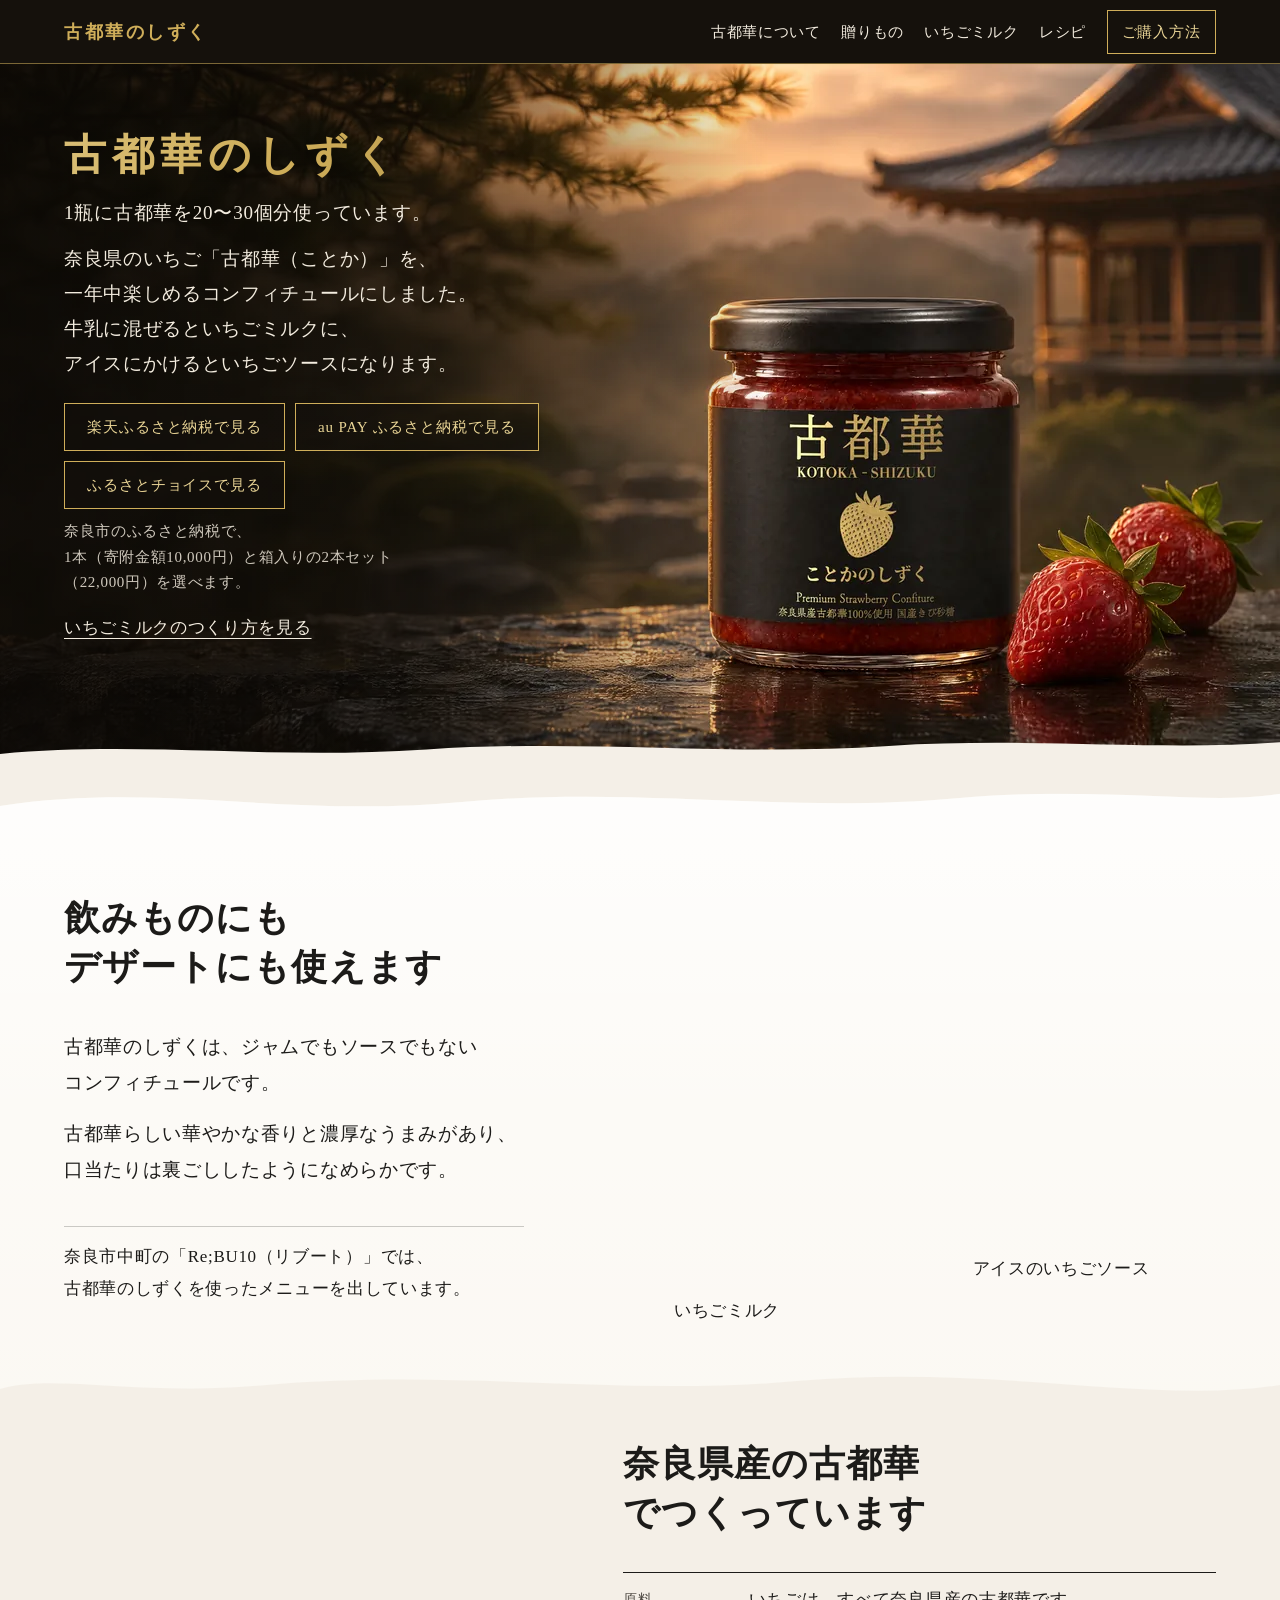
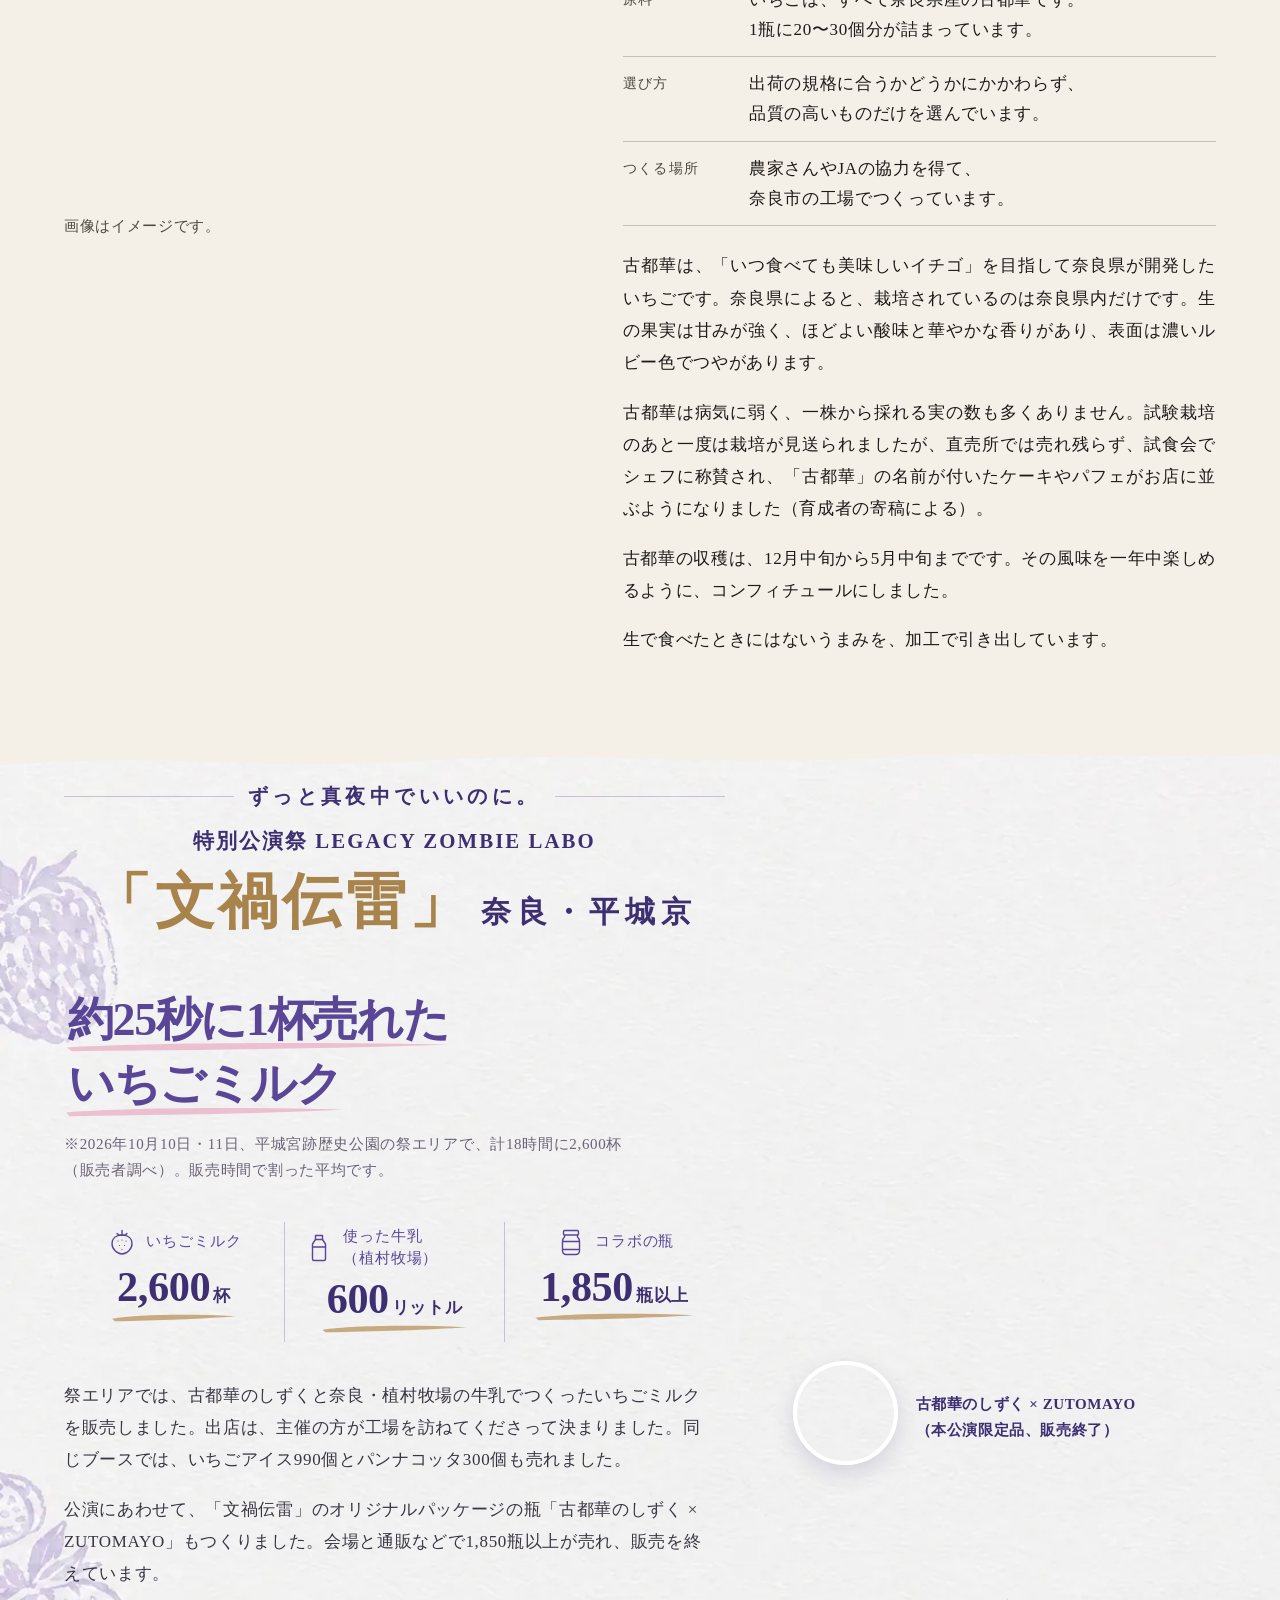
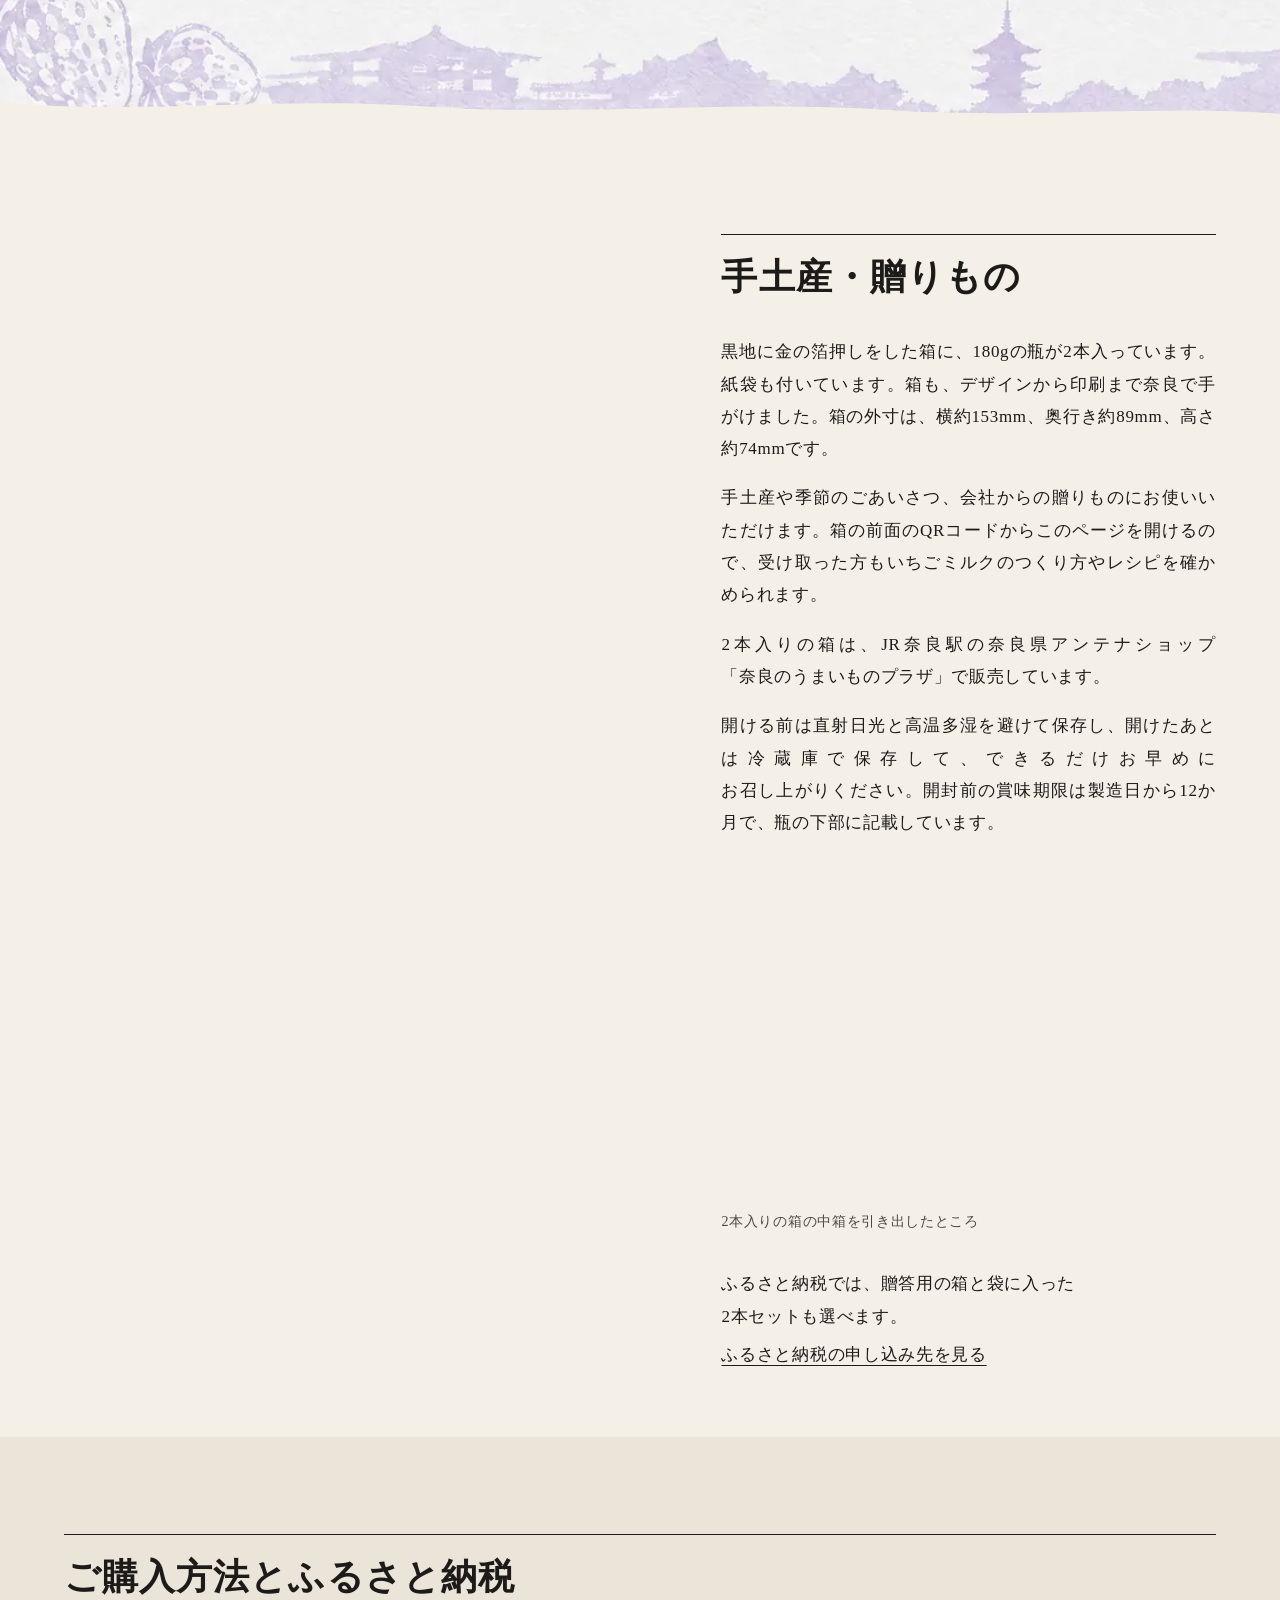
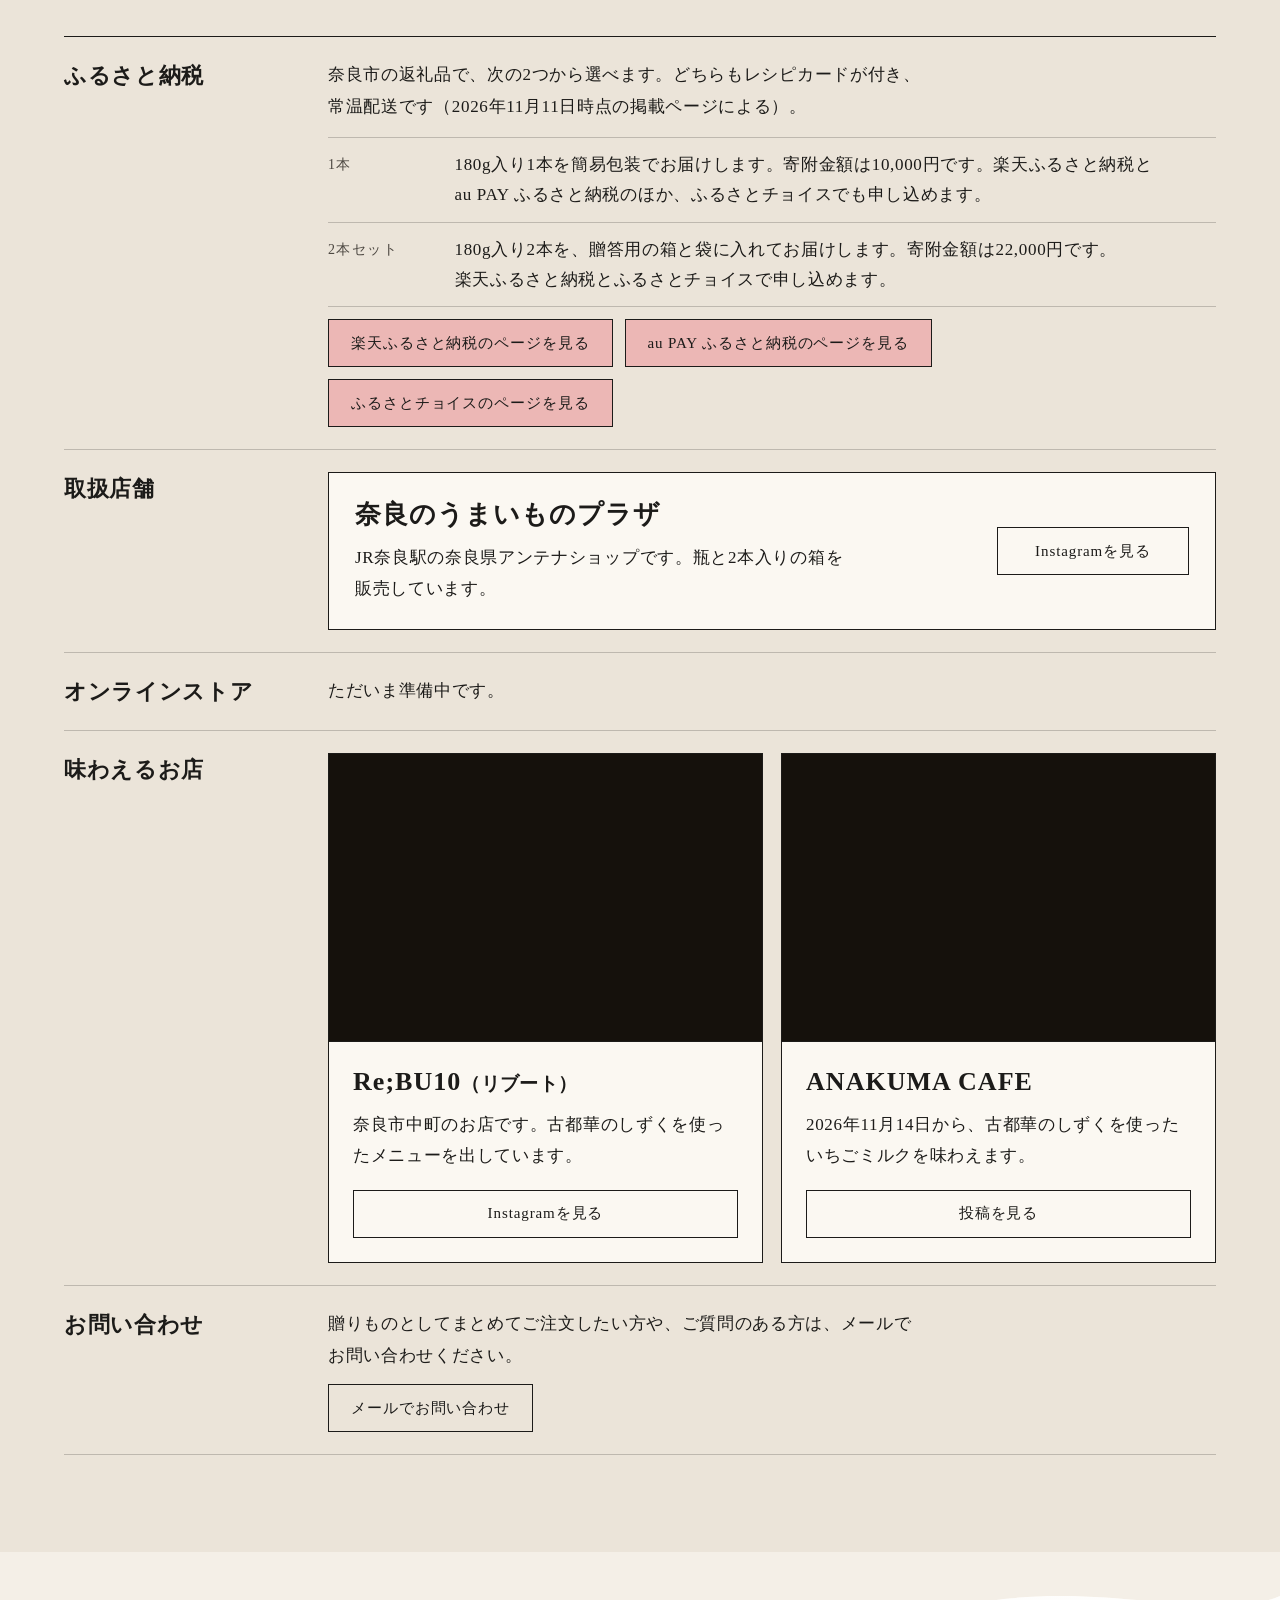
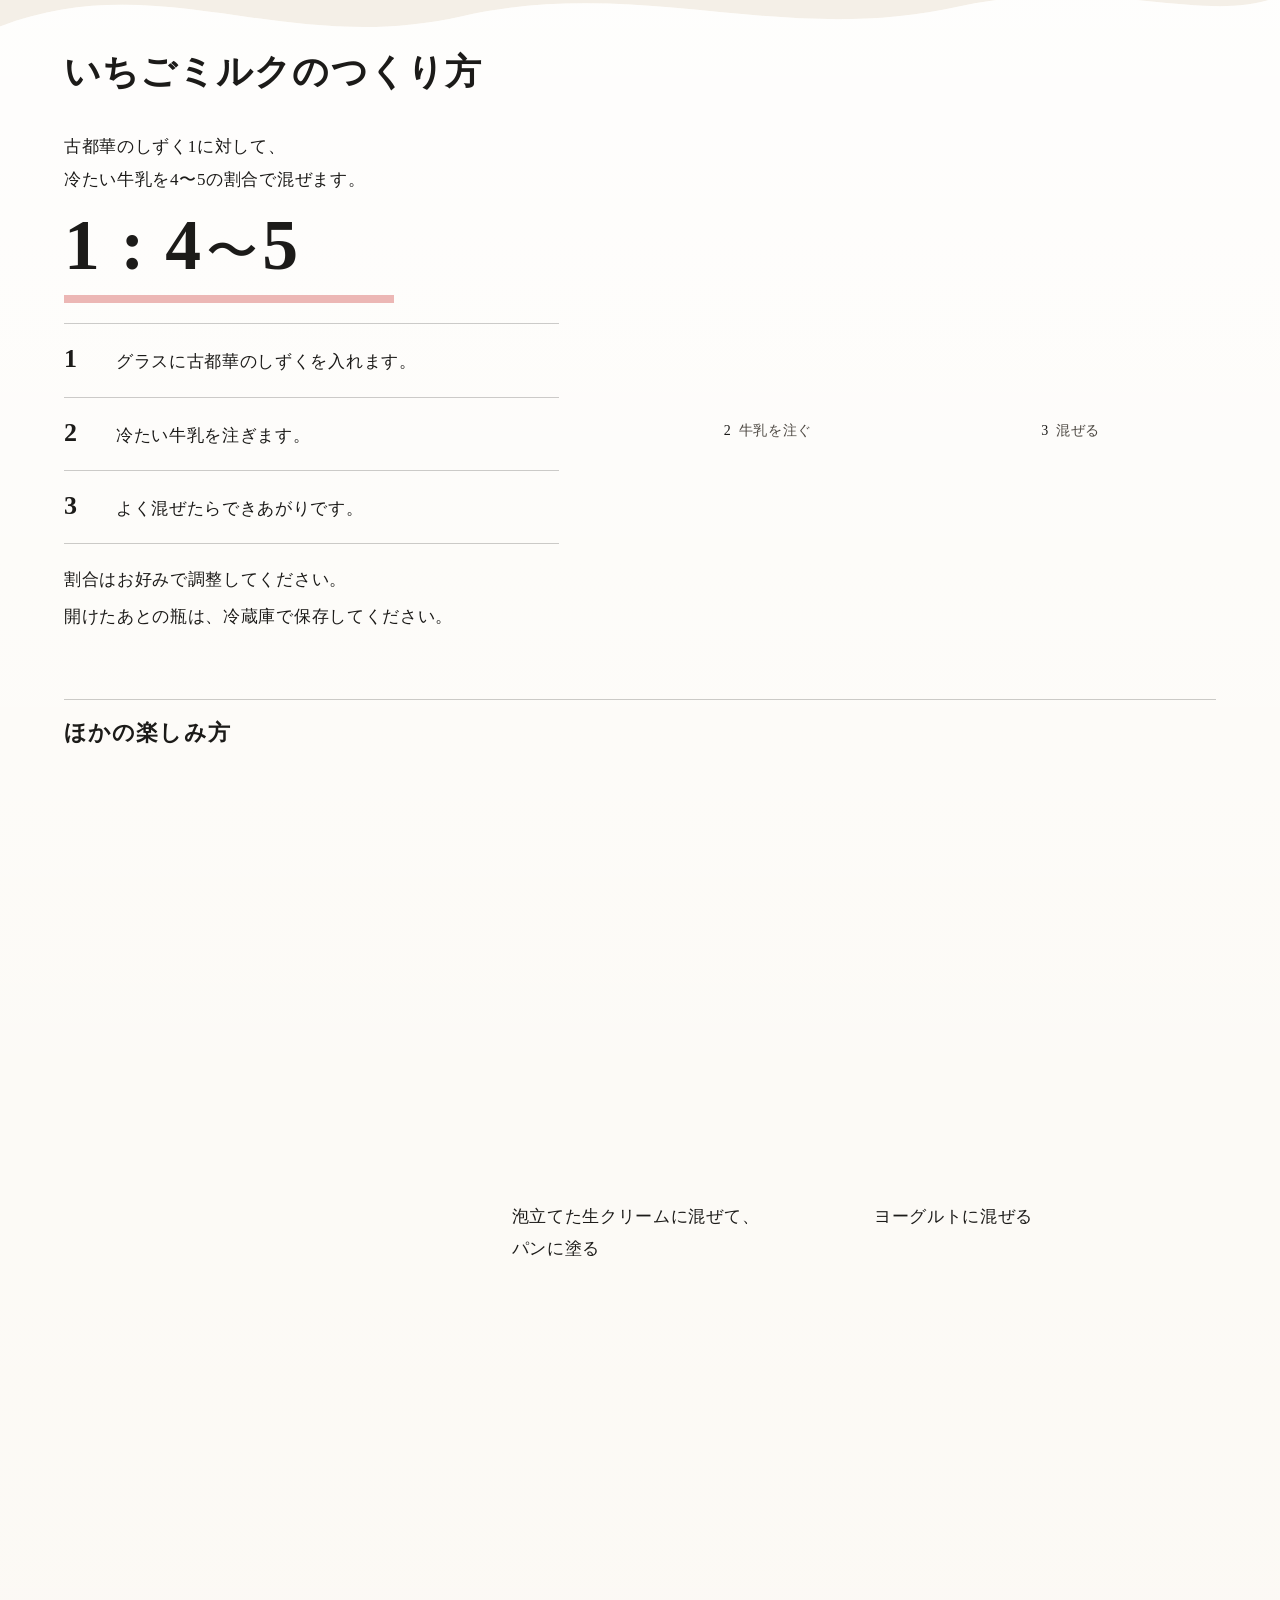
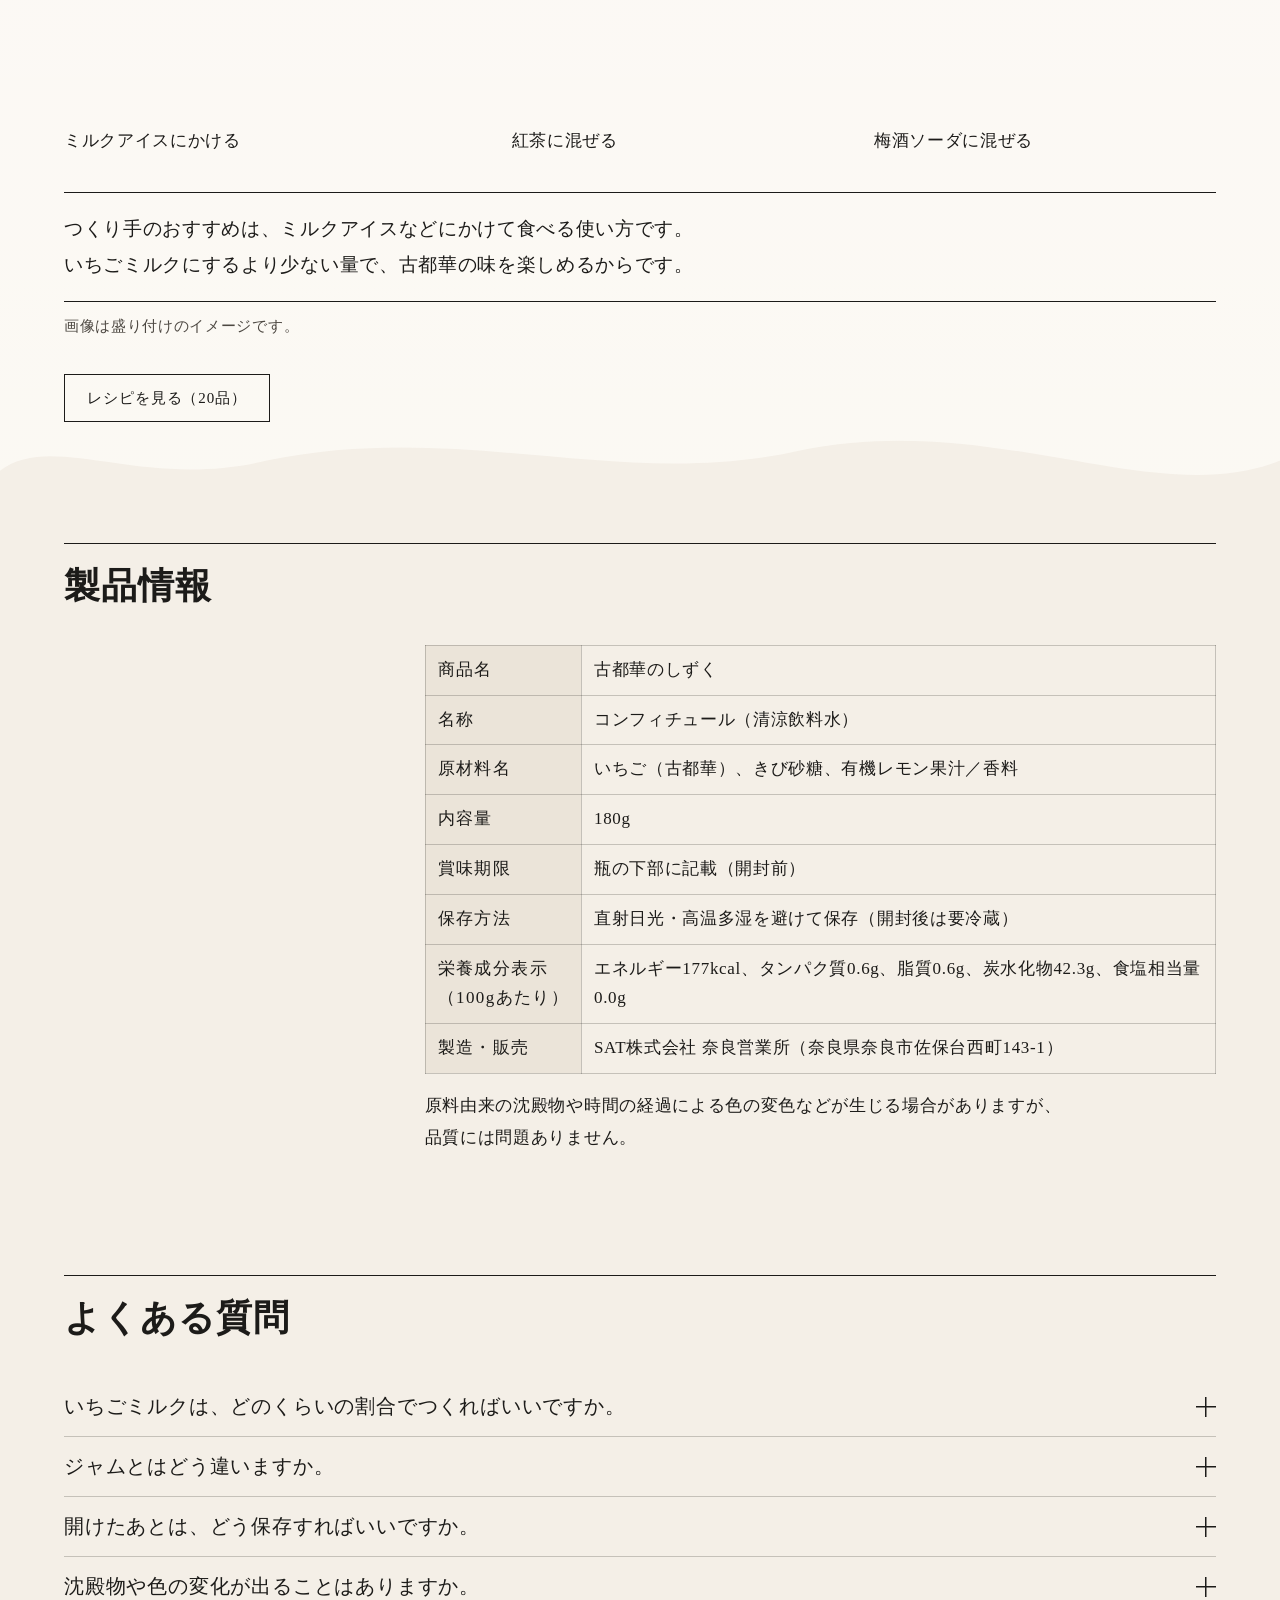
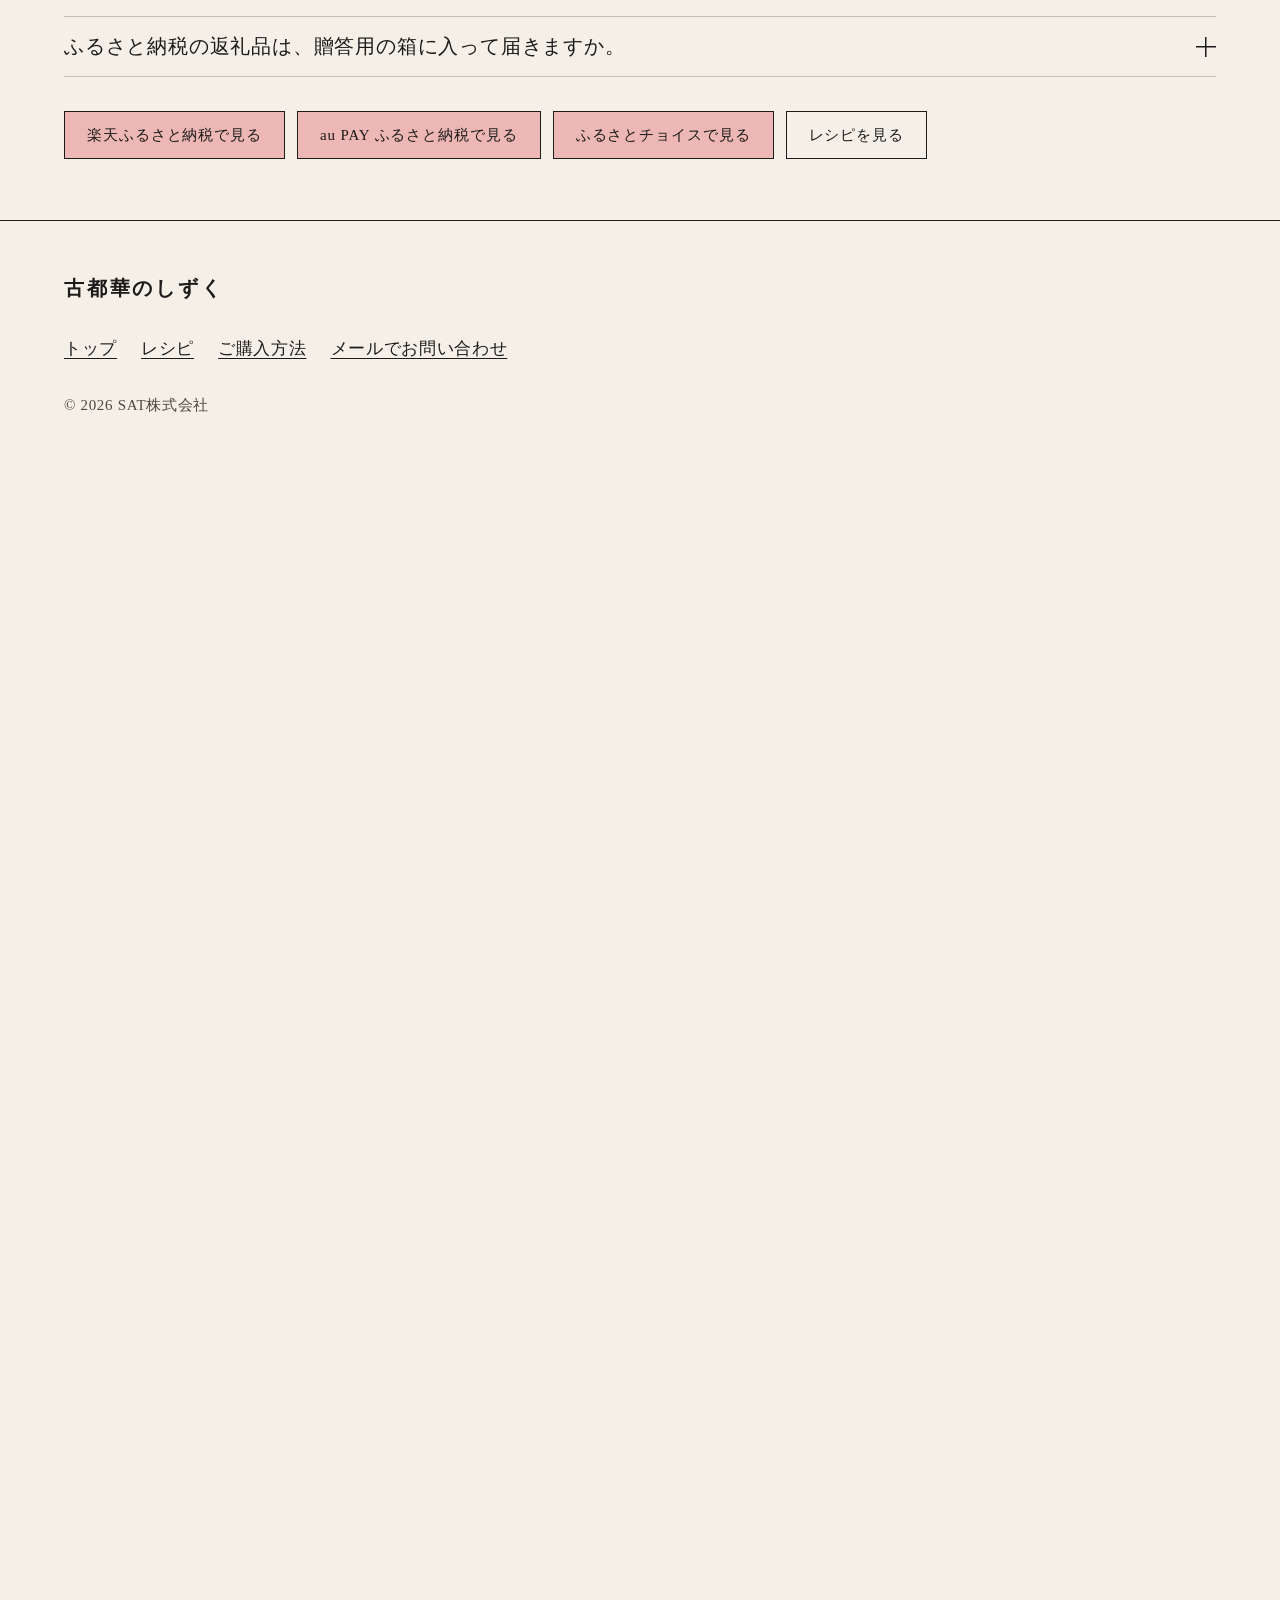
<file: mobile-b/index.html>
<!doctype html>
<html lang="ja">
  <head>
    <meta charset="utf-8" />
    <meta name="viewport" content="width=device-width, initial-scale=1" />
    <title>古都華のしずく | 本番ページへ移動</title>
    <meta http-equiv="refresh" content="0; url=../" />
    <link rel="canonical" href="../" />
  </head>
  <body>
    <p><a href="../">古都華のしずく 本番ページへ移動します。</a></p>
  </body>
</html>
</file>
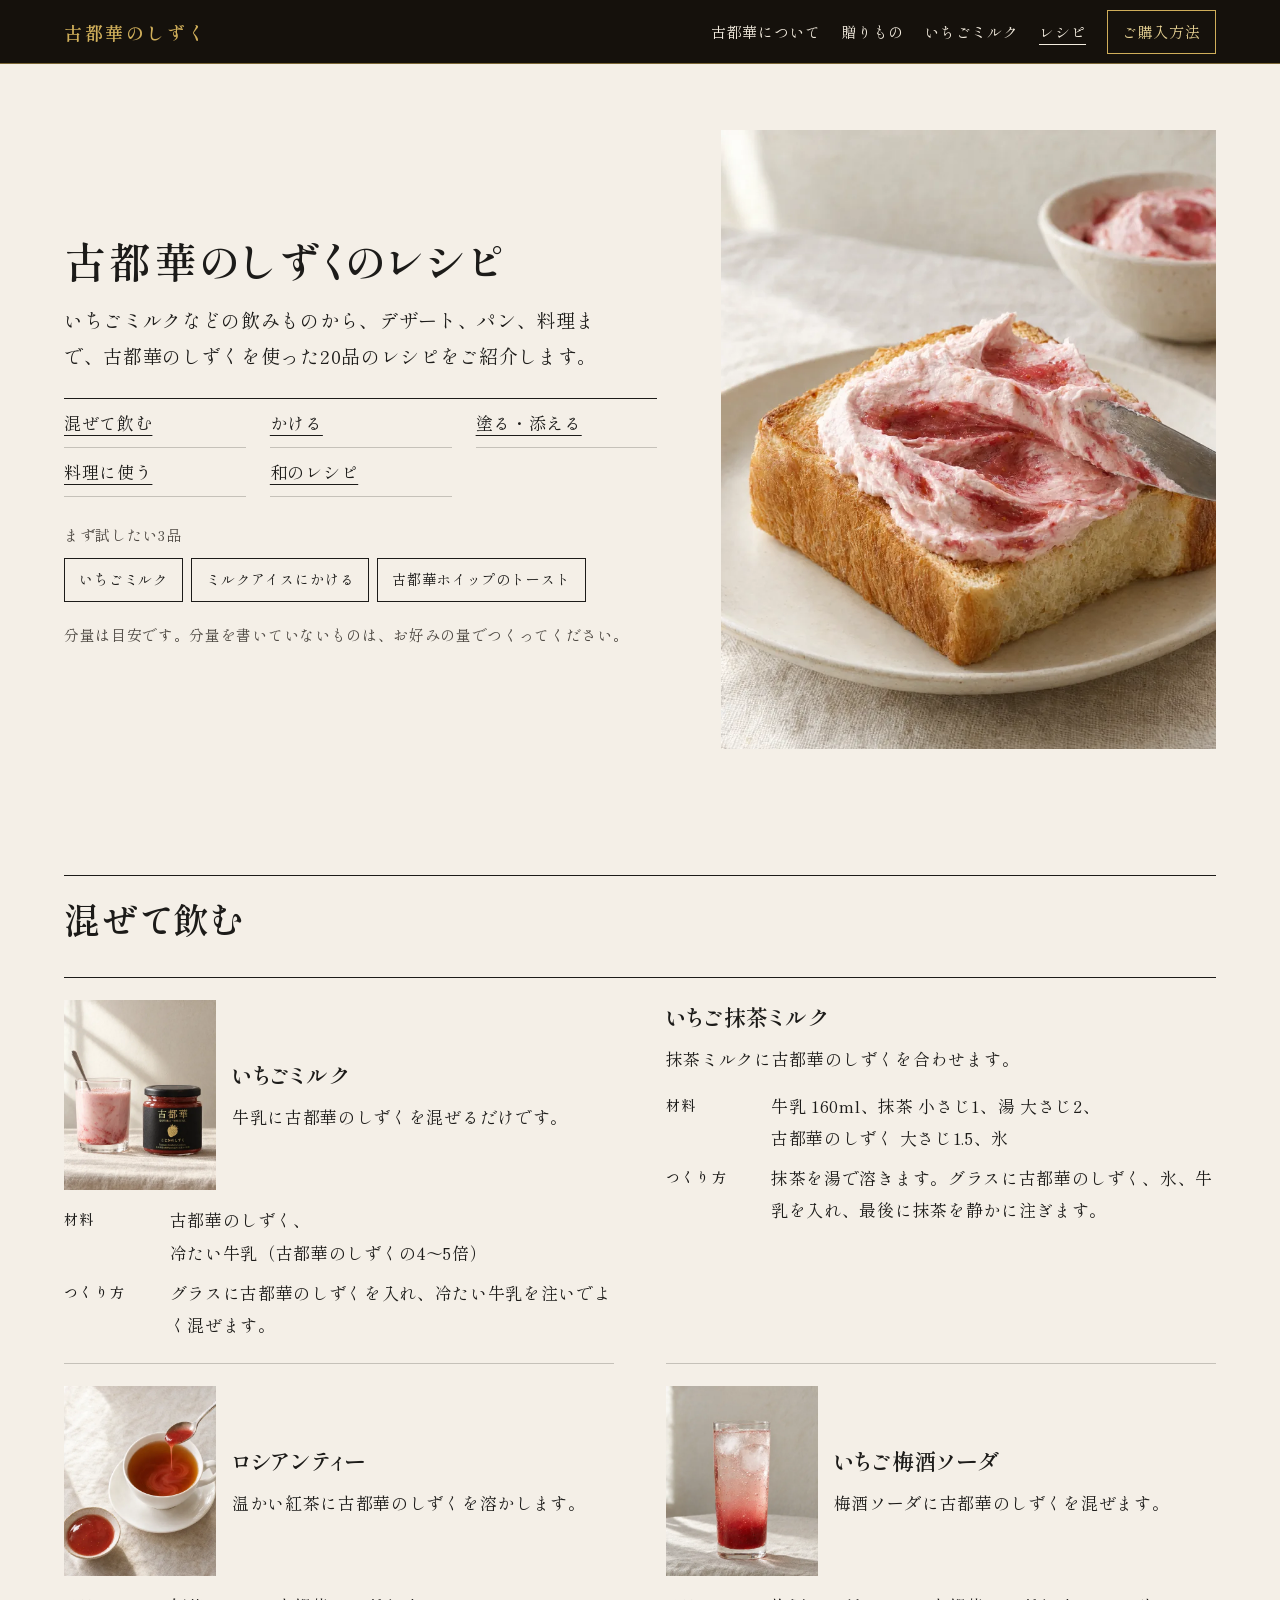
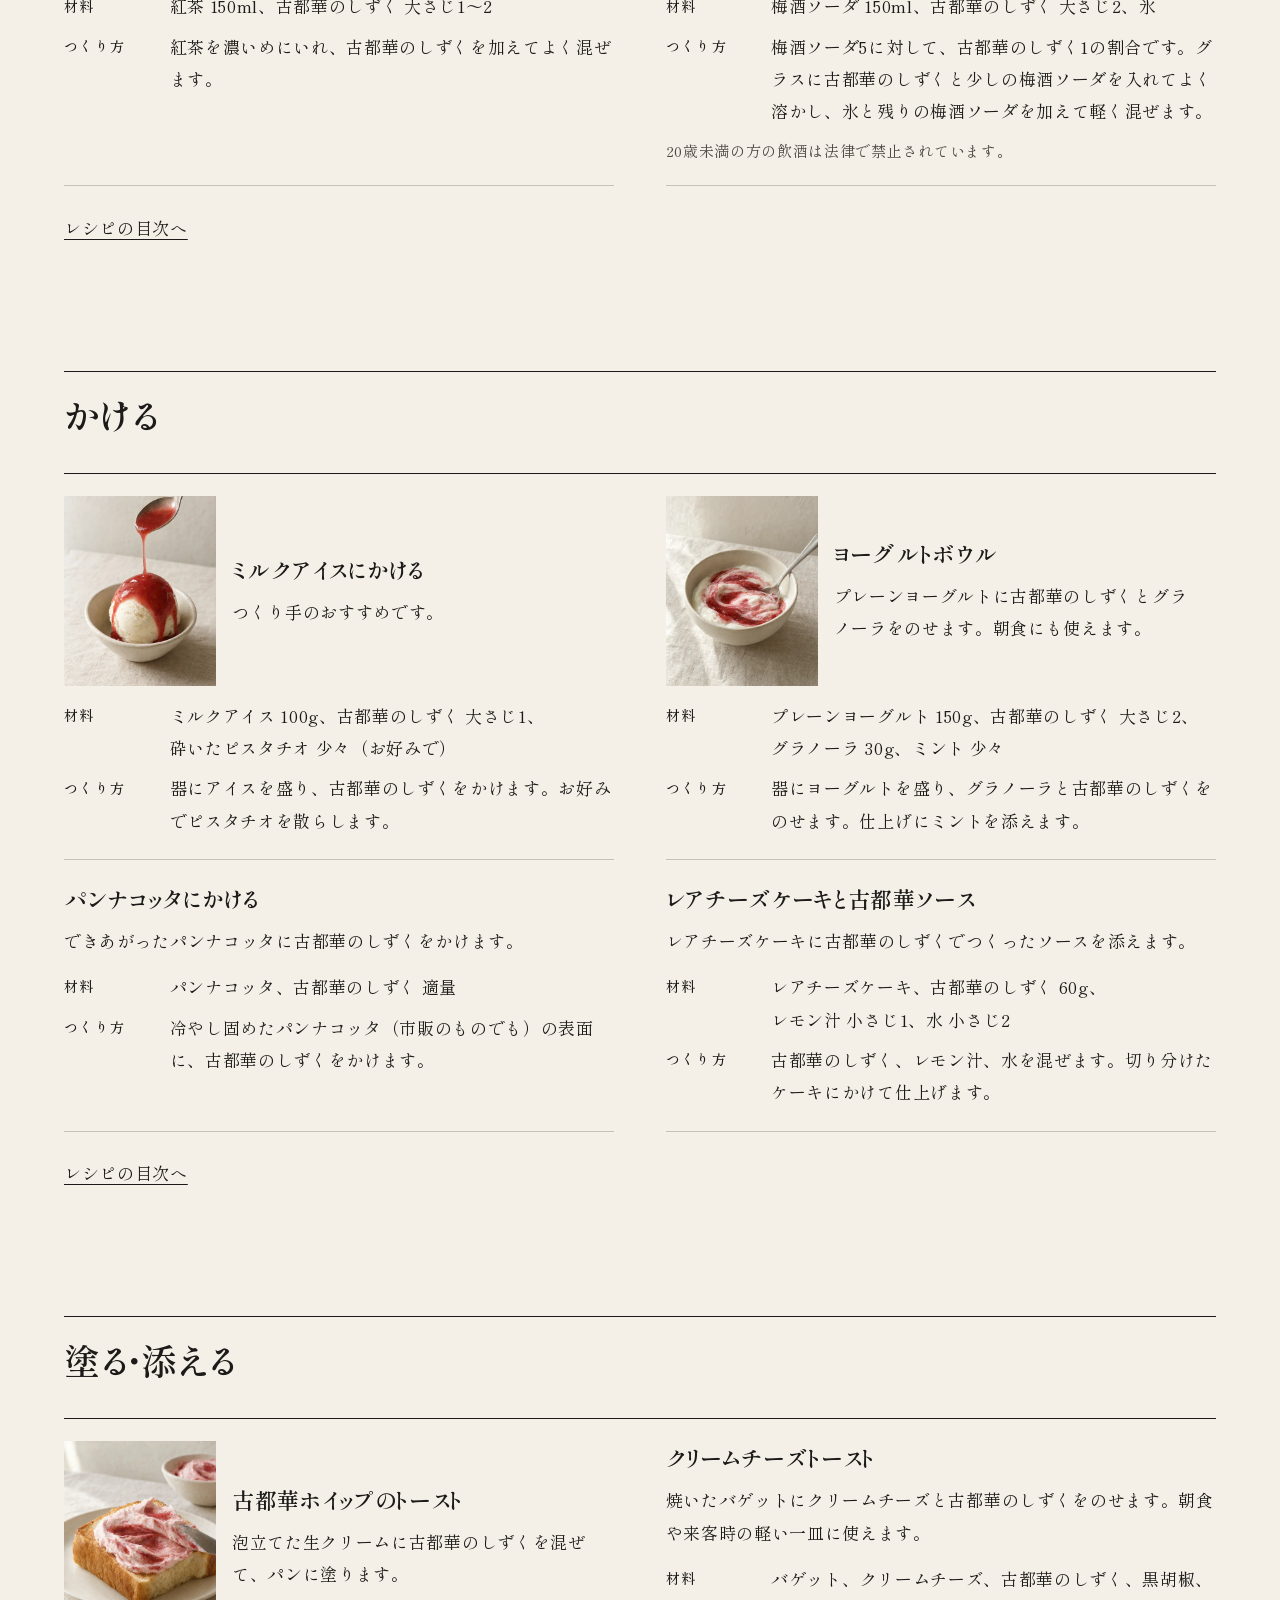
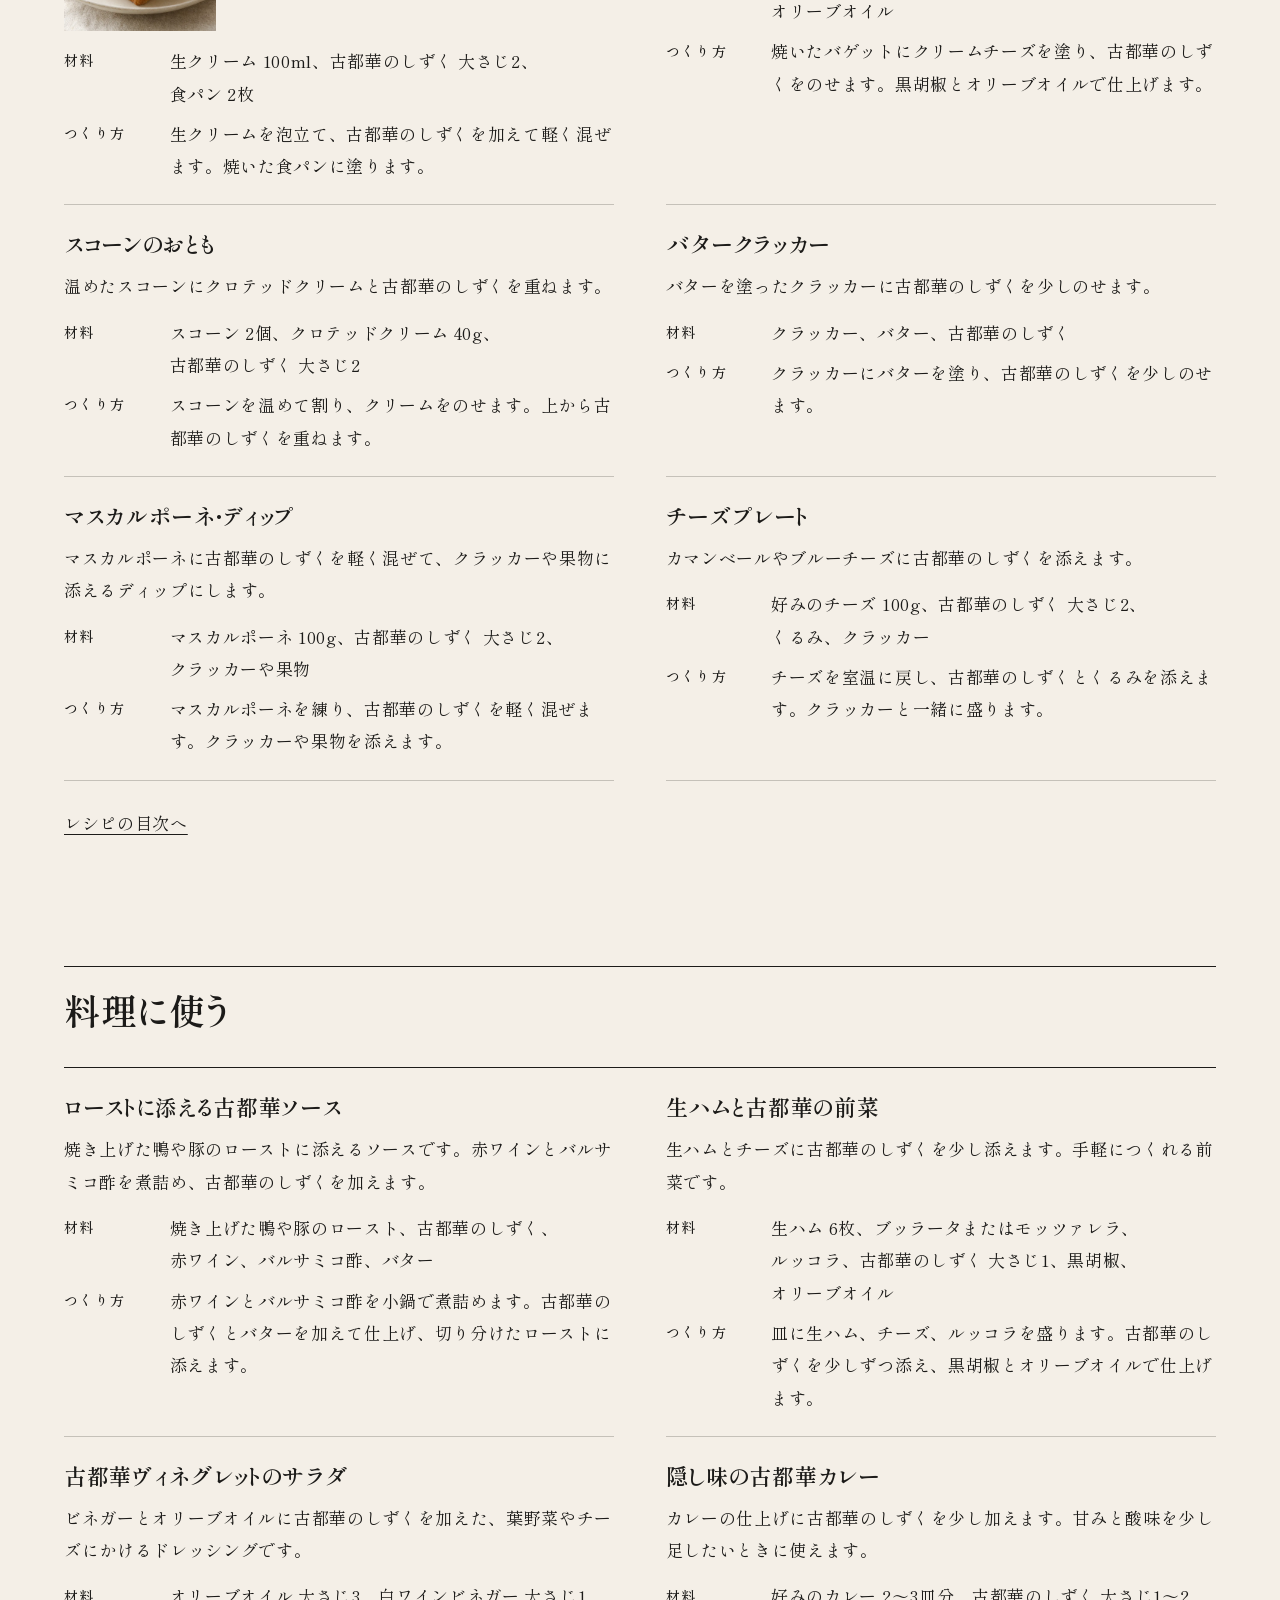
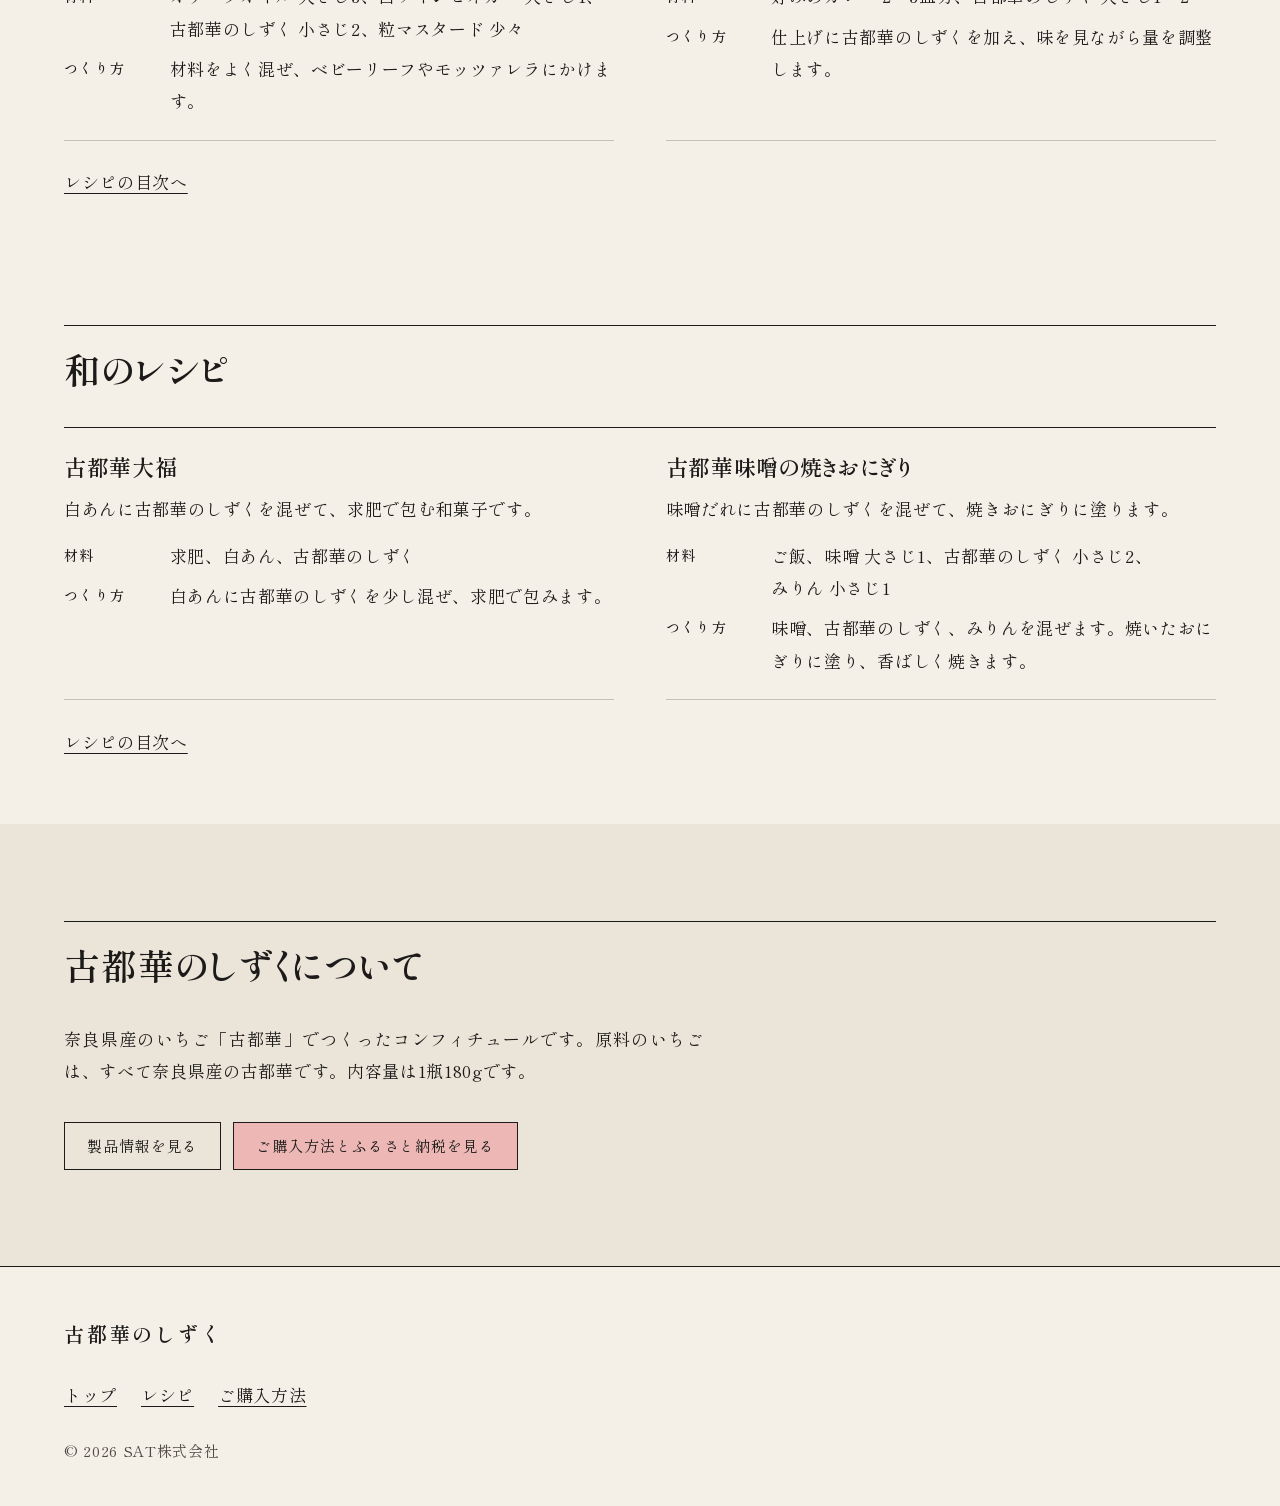
<file: recipe/index.html>
<!doctype html>
<html lang="ja">
<head>
<meta charset="utf-8">
<meta name="viewport" content="width=device-width, initial-scale=1, viewport-fit=cover">
<title>古都華のしずくのレシピ｜いちごミルクから料理まで20品</title>
<meta name="description" content="古都華のしずくの使い方を20品ご紹介します。いちごミルク、アイスやヨーグルトにかける食べ方、パンに塗る食べ方、料理への使い方まで、材料とつくり方をまとめました。">
<link rel="canonical" href="https://www.kotoka-shizuku.com/recipe/">
<meta name="theme-color" content="#15110c">
<meta property="og:type" content="article">
<meta property="og:locale" content="ja_JP">
<meta property="og:site_name" content="古都華のしずく">
<meta property="og:title" content="古都華のしずくのレシピ｜いちごミルクから料理まで20品">
<meta property="og:description" content="古都華のしずくの使い方を20品ご紹介します。いちごミルク、アイスやヨーグルトにかける食べ方、パンに塗る食べ方、料理への使い方まで、材料とつくり方をまとめました。">
<meta property="og:url" content="https://www.kotoka-shizuku.com/recipe/">
<meta property="og:image" content="https://www.kotoka-shizuku.com/assets/lp2026/og-2026b.jpg">
<meta property="og:image:width" content="1200">
<meta property="og:image:height" content="630">
<meta name="twitter:card" content="summary_large_image">
<link rel="icon" type="image/png" sizes="32x32" href="../favicon-32.png">
<link rel="apple-touch-icon" href="../apple-touch-icon.png">
<link rel="preconnect" href="https://fonts.googleapis.com">
<link rel="preconnect" href="https://fonts.gstatic.com" crossorigin>
<link rel="stylesheet" href="https://fonts.googleapis.com/css2?family=Shippori+Mincho:wght@400;500&display=swap">
<!-- 書体：本文は Shippori Mincho。見出しと商品名の Shippori Mincho B1 は、使う字だけを text= で読み込む。見出しの字を足したら text= も足す -->
<link rel="stylesheet" href="https://fonts.googleapis.com/css2?family=Shippori+Mincho+B1:wght@600&display=swap&text=%E3%81%84%E3%81%86%E3%81%88%E3%81%8A%E3%81%8B%E3%81%8D%E3%81%8E%E3%81%8F%E3%81%91%E3%81%94%E3%81%97%E3%81%9A%E3%81%9C%E3%81%A1%E3%81%A4%E3%81%A6%E3%81%A8%E3%81%AB%E3%81%AE%E3%82%80%E3%82%82%E3%82%8A%E3%82%8B%E3%82%A2%E3%82%A3%E3%82%A4%E3%82%A6%E3%82%AB%E3%82%AD%E3%82%AF%E3%82%B0%E3%82%B1%E3%82%B3%E3%82%B5%E3%82%B7%E3%82%B9%E3%82%BA%E3%82%BD%E3%82%BF%E3%83%80%E3%83%81%E3%83%83%E3%83%86%E3%83%87%E3%83%88%E3%83%8A%E3%83%8D%E3%83%8F%E3%83%90%E3%83%91%E3%83%94%E3%83%97%E3%83%9B%E3%83%9C%E3%83%9D%E3%83%9E%E3%83%9F%E3%83%A0%E3%83%A8%E3%83%A9%E3%83%AA%E3%83%AB%E3%83%AC%E3%83%AD%E3%83%B3%E3%83%B4%E3%83%BB%E3%83%BC%E4%BD%BF%E5%89%8D%E5%8F%A4%E5%91%B3%E5%92%8C%E5%99%8C%E5%A1%97%E5%A4%A7%E6%8A%B9%E6%96%99%E6%B7%B7%E6%B7%BB%E7%84%BC%E7%90%86%E7%94%9F%E7%A6%8F%E8%8C%B6%E8%8F%9C%E8%8F%AF%E9%83%BD%E9%9A%A0%E9%A3%B2">
<link rel="stylesheet" href="../assets/lp2026/css/site.css?v=20261113d">
</head>
<body>
<a class="skip" href="#main">本文へ移動</a>

<header class="site-header">
  <div class="bar">
    <a class="brand" href="../">古都華のしずく</a>
    <a class="btn btn-main btn-sm head-buy" href="../#buy" data-track="head_buy">ご購入方法</a>
    <button class="menu-btn" type="button" aria-expanded="false" aria-controls="site-nav" data-menu>メニュー</button>
    <nav class="site-nav" id="site-nav" aria-label="サイト内の移動" hidden>
      <ul>
        <li><a href="../#kotoka">古都華について</a></li>
        <li><a href="../#gift">贈りもの</a></li>
        <li><a href="../#howto">いちごミルク</a></li>
        <li><a href="./" aria-current="page">レシピ</a></li>
        <li class="nav-buy"><a class="btn btn-main btn-sm" href="../#buy" data-track="head_buy">ご購入方法</a></li>
      </ul>
    </nav>
  </div>
</header>

<main id="main">

  <!-- 0 最初の画面 -->
  <section class="rfv" id="recipe-top" aria-labelledby="recipe-title">
    <div class="wrap rfv-grid">
      <figure class="rfv-photo">
        <img src="../assets/lp2026/img/v2/use-toast-1200.webp" srcset="../assets/lp2026/img/v2/use-toast-480.webp 480w, ../assets/lp2026/img/v2/use-toast-800.webp 800w, ../assets/lp2026/img/v2/use-toast-1200.webp 1200w" sizes="(min-width: 900px) 42vw, 100vw" width="1200" height="1500" alt="古都華のしずくを混ぜた生クリームを塗った食パン" fetchpriority="high">
      </figure>
      <div>
        <h1 id="recipe-title">古都華のしずくのレシピ</h1>
        <p class="rfv-lead">いちごミルクなどの飲みものから、デザート、パン、料理まで、古都華のしずくを使った20品のレシピをご紹介します。</p>
        <nav class="toc" aria-label="レシピの目次">
          <ul>
            <li><a href="#drink">混ぜて飲む</a></li>
            <li><a href="#pour">かける</a></li>
            <li><a href="#spread">塗る・添える</a></li>
            <li><a href="#savory">料理に使う</a></li>
            <li><a href="#wa">和のレシピ</a></li>
          </ul>
        </nav>
        <div class="first3">
          <p class="first3-label">まず試したい3品</p>
          <div class="actions">
            <a class="btn btn-sm" href="#milk">いちごミルク</a>
            <a class="btn btn-sm" href="#icecream">ミルクアイスにかける</a>
            <a class="btn btn-sm" href="#whip">古都華ホイップのトースト</a>
          </div>
        </div>
        <p class="note rfv-note">分量は目安です。分量を書いていないものは、お好みの量でつくってください。</p>
      </div>
    </div>
  </section>

  <!-- 1 混ぜて飲む -->
  <section class="sec" id="drink" aria-labelledby="drink-title">
    <div class="wrap">
      <div class="sec-head"><h2 id="drink-title">混ぜて飲む</h2></div>
      <div class="recipes">
        <article class="recipe" id="milk" aria-labelledby="milk-title">
          <h3 id="milk-title">いちごミルク</h3>
          <p class="recipe-desc">牛乳に古都華のしずくを混ぜるだけです。</p>
          <figure class="recipe-photo"><img src="../assets/lp2026/img/v2/howto-done2-480.webp" srcset="../assets/lp2026/img/v2/howto-done2-480.webp 480w, ../assets/lp2026/img/v2/howto-done2-800.webp 800w" sizes="(min-width: 900px) 12rem, 62vw" width="480" height="600" alt="できあがったいちごミルクと古都華のしずくの瓶" loading="lazy"></figure>
          <dl>
            <div><dt>材料</dt><dd><span class="ing">古都華のしずく、</span><span class="ing">冷たい牛乳（古都華のしずくの4〜5倍）</span></dd></div>
            <div><dt>つくり方</dt><dd>グラスに古都華のしずくを入れ、冷たい牛乳を注いでよく混ぜます。</dd></div>
          </dl>
        </article>
        <article class="recipe" aria-labelledby="matcha-title">
          <h3 id="matcha-title">いちご抹茶ミルク</h3>
          <p class="recipe-desc">抹茶ミルクに古都華のしずくを合わせます。</p>
          <dl>
            <div><dt>材料</dt><dd><span class="ing">牛乳 160ml、</span><span class="ing">抹茶 小さじ1、</span><span class="ing">湯 大さじ2、</span><span class="ing">古都華のしずく 大さじ1.5、氷</span></dd></div>
            <div><dt>つくり方</dt><dd>抹茶を湯で溶きます。グラスに古都華のしずく、氷、牛乳を入れ、最後に抹茶を静かに注ぎます。</dd></div>
          </dl>
        </article>
        <article class="recipe" aria-labelledby="tea-title">
          <h3 id="tea-title">ロシアンティー</h3>
          <p class="recipe-desc">温かい紅茶に古都華のしずくを溶かします。</p>
          <figure class="recipe-photo"><img src="../assets/lp2026/img/v2/use-tea2-480.webp" srcset="../assets/lp2026/img/v2/use-tea2-480.webp 480w, ../assets/lp2026/img/v2/use-tea2-800.webp 800w" sizes="(min-width: 900px) 12rem, 62vw" width="480" height="600" alt="紅茶に古都華のしずくを溶かしているところ" loading="lazy"></figure>
          <dl>
            <div><dt>材料</dt><dd><span class="ing">紅茶 150ml、</span><span class="ing">古都華のしずく 大さじ1〜2</span></dd></div>
            <div><dt>つくり方</dt><dd>紅茶を濃いめにいれ、古都華のしずくを加えてよく混ぜます。</dd></div>
          </dl>
        </article>
        <article class="recipe" aria-labelledby="soda-title">
          <h3 id="soda-title">いちご梅酒ソーダ</h3>
          <p class="recipe-desc">梅酒ソーダに古都華のしずくを混ぜます。</p>
          <figure class="recipe-photo"><img src="../assets/lp2026/img/v2/use-soda-480.webp" srcset="../assets/lp2026/img/v2/use-soda-480.webp 480w, ../assets/lp2026/img/v2/use-soda-800.webp 800w" sizes="(min-width: 900px) 12rem, 62vw" width="480" height="600" alt="梅酒ソーダに古都華のしずくを混ぜた飲みもの" loading="lazy"></figure>
          <dl>
            <div><dt>材料</dt><dd><span class="ing">梅酒ソーダ 150ml、</span><span class="ing">古都華のしずく 大さじ2、氷</span></dd></div>
            <div><dt>つくり方</dt><dd>梅酒ソーダ5に対して、古都華のしずく1の割合です。グラスに古都華のしずくと少しの梅酒ソーダを入れてよく溶かし、氷と残りの梅酒ソーダを加えて軽く混ぜます。</dd></div>
          </dl>
          <p class="note recipe-note">20歳未満の方の飲酒は法律で禁止されています。</p>
        </article>
      </div>
      <p class="to-toc"><a href="#recipe-top">レシピの目次へ</a></p>
    </div>
  </section>

  <!-- 2 かける -->
  <section class="sec" id="pour" aria-labelledby="pour-title">
    <div class="wrap">
      <div class="sec-head"><h2 id="pour-title">かける</h2></div>
      <div class="recipes">
        <article class="recipe" id="icecream" aria-labelledby="icecream-title">
          <h3 id="icecream-title">ミルクアイスにかける</h3>
          <p class="recipe-desc">つくり手のおすすめです。</p>
          <figure class="recipe-photo"><img src="../assets/lp2026/img/v2/use-icecream-480.webp" srcset="../assets/lp2026/img/v2/use-icecream-480.webp 480w, ../assets/lp2026/img/v2/use-icecream-800.webp 800w" sizes="(min-width: 900px) 12rem, 62vw" width="480" height="600" alt="ミルクアイスに古都華のしずくをかけているところ" loading="lazy"></figure>
          <dl>
            <div><dt>材料</dt><dd><span class="ing">ミルクアイス 100g、</span><span class="ing">古都華のしずく 大さじ1、</span><span class="ing">砕いたピスタチオ 少々（お好みで）</span></dd></div>
            <div><dt>つくり方</dt><dd>器にアイスを盛り、古都華のしずくをかけます。お好みでピスタチオを散らします。</dd></div>
          </dl>
        </article>
        <article class="recipe" aria-labelledby="yogurt-title">
          <h3 id="yogurt-title">ヨーグルトボウル</h3>
          <p class="recipe-desc">プレーンヨーグルトに古都華のしずくとグラノーラをのせます。朝食にも使えます。</p>
          <figure class="recipe-photo"><img src="../assets/lp2026/img/v2/use-yogurt-480.webp" srcset="../assets/lp2026/img/v2/use-yogurt-480.webp 480w, ../assets/lp2026/img/v2/use-yogurt-800.webp 800w" sizes="(min-width: 900px) 12rem, 62vw" width="480" height="600" alt="古都華のしずくを混ぜたヨーグルト" loading="lazy"></figure>
          <dl>
            <div><dt>材料</dt><dd><span class="ing">プレーンヨーグルト 150g、</span><span class="ing">古都華のしずく 大さじ2、</span><span class="ing">グラノーラ 30g、</span><span class="ing">ミント 少々</span></dd></div>
            <div><dt>つくり方</dt><dd>器にヨーグルトを盛り、グラノーラと古都華のしずくをのせます。仕上げにミントを添えます。</dd></div>
          </dl>
        </article>
        <article class="recipe" aria-labelledby="panna-title">
          <h3 id="panna-title">パンナコッタにかける</h3>
          <p class="recipe-desc">できあがったパンナコッタに古都華のしずくをかけます。</p>
          <dl>
            <div><dt>材料</dt><dd><span class="ing">パンナコッタ、</span><span class="ing">古都華のしずく 適量</span></dd></div>
            <div><dt>つくり方</dt><dd>冷やし固めたパンナコッタ（市販のものでも）の表面に、古都華のしずくをかけます。</dd></div>
          </dl>
        </article>
        <article class="recipe" aria-labelledby="cheesecake-title">
          <h3 id="cheesecake-title">レアチーズケーキと古都華ソース</h3>
          <p class="recipe-desc">レアチーズケーキに古都華のしずくでつくったソースを添えます。</p>
          <dl>
            <div><dt>材料</dt><dd><span class="ing">レアチーズケーキ、</span><span class="ing">古都華のしずく 60g、</span><span class="ing">レモン汁 小さじ1、</span><span class="ing">水 小さじ2</span></dd></div>
            <div><dt>つくり方</dt><dd>古都華のしずく、レモン汁、水を混ぜます。切り分けたケーキにかけて仕上げます。</dd></div>
          </dl>
        </article>
      </div>
      <p class="to-toc"><a href="#recipe-top">レシピの目次へ</a></p>
    </div>
  </section>

  <!-- 3 塗る・添える -->
  <section class="sec" id="spread" aria-labelledby="spread-title">
    <div class="wrap">
      <div class="sec-head"><h2 id="spread-title">塗る・添える</h2></div>
      <div class="recipes">
        <article class="recipe" id="whip" aria-labelledby="whip-title">
          <h3 id="whip-title">古都華ホイップのトースト</h3>
          <p class="recipe-desc">泡立てた生クリームに古都華のしずくを混ぜて、パンに塗ります。</p>
          <figure class="recipe-photo"><img src="../assets/lp2026/img/v2/use-toast-480.webp" srcset="../assets/lp2026/img/v2/use-toast-480.webp 480w, ../assets/lp2026/img/v2/use-toast-800.webp 800w" sizes="(min-width: 900px) 12rem, 62vw" width="480" height="600" alt="古都華のしずくを混ぜた生クリームを塗った食パン" loading="lazy"></figure>
          <dl>
            <div><dt>材料</dt><dd><span class="ing">生クリーム 100ml、</span><span class="ing">古都華のしずく 大さじ2、</span><span class="ing">食パン 2枚</span></dd></div>
            <div><dt>つくり方</dt><dd>生クリームを泡立て、古都華のしずくを加えて軽く混ぜます。焼いた食パンに塗ります。</dd></div>
          </dl>
        </article>
        <article class="recipe" aria-labelledby="creamcheese-title">
          <h3 id="creamcheese-title">クリームチーズトースト</h3>
          <p class="recipe-desc">焼いたバゲットにクリームチーズと古都華のしずくをのせます。朝食や来客時の軽い一皿に使えます。</p>
          <dl>
            <div><dt>材料</dt><dd><span class="ing">バゲット、</span><span class="ing">クリームチーズ、</span><span class="ing">古都華のしずく、</span><span class="ing">黒胡椒、</span><span class="ing">オリーブオイル</span></dd></div>
            <div><dt>つくり方</dt><dd>焼いたバゲットにクリームチーズを塗り、古都華のしずくをのせます。黒胡椒とオリーブオイルで仕上げます。</dd></div>
          </dl>
        </article>
        <article class="recipe" aria-labelledby="scone-title">
          <h3 id="scone-title">スコーンのおとも</h3>
          <p class="recipe-desc">温めたスコーンにクロテッドクリームと古都華のしずくを重ねます。</p>
          <dl>
            <div><dt>材料</dt><dd><span class="ing">スコーン 2個、</span><span class="ing">クロテッドクリーム 40g、</span><span class="ing">古都華のしずく 大さじ2</span></dd></div>
            <div><dt>つくり方</dt><dd>スコーンを温めて割り、クリームをのせます。上から古都華のしずくを重ねます。</dd></div>
          </dl>
        </article>
        <article class="recipe" aria-labelledby="cracker-title">
          <h3 id="cracker-title">バタークラッカー</h3>
          <p class="recipe-desc">バターを塗ったクラッカーに古都華のしずくを少しのせます。</p>
          <dl>
            <div><dt>材料</dt><dd><span class="ing">クラッカー、</span><span class="ing">バター、</span><span class="ing">古都華のしずく</span></dd></div>
            <div><dt>つくり方</dt><dd>クラッカーにバターを塗り、古都華のしずくを少しのせます。</dd></div>
          </dl>
        </article>
        <article class="recipe" aria-labelledby="mascarpone-title">
          <h3 id="mascarpone-title">マスカルポーネ・ディップ</h3>
          <p class="recipe-desc">マスカルポーネに古都華のしずくを軽く混ぜて、クラッカーや果物に添えるディップにします。</p>
          <dl>
            <div><dt>材料</dt><dd><span class="ing">マスカルポーネ 100g、</span><span class="ing">古都華のしずく 大さじ2、</span><span class="ing">クラッカーや果物</span></dd></div>
            <div><dt>つくり方</dt><dd>マスカルポーネを練り、古都華のしずくを軽く混ぜます。クラッカーや果物を添えます。</dd></div>
          </dl>
        </article>
        <article class="recipe" aria-labelledby="cheese-title">
          <h3 id="cheese-title">チーズプレート</h3>
          <p class="recipe-desc">カマンベールやブルーチーズに古都華のしずくを添えます。</p>
          <dl>
            <div><dt>材料</dt><dd><span class="ing">好みのチーズ 100g、</span><span class="ing">古都華のしずく 大さじ2、</span><span class="ing">くるみ、</span><span class="ing">クラッカー</span></dd></div>
            <div><dt>つくり方</dt><dd>チーズを室温に戻し、古都華のしずくとくるみを添えます。クラッカーと一緒に盛ります。</dd></div>
          </dl>
        </article>
      </div>
      <p class="to-toc"><a href="#recipe-top">レシピの目次へ</a></p>
    </div>
  </section>

  <!-- 4 料理に使う -->
  <section class="sec" id="savory" aria-labelledby="savory-title">
    <div class="wrap">
      <div class="sec-head"><h2 id="savory-title">料理に使う</h2></div>
      <div class="recipes">
        <article class="recipe" aria-labelledby="roast-title">
          <h3 id="roast-title">ローストに添える古都華ソース</h3>
          <p class="recipe-desc">焼き上げた鴨や豚のローストに添えるソースです。赤ワインとバルサミコ酢を煮詰め、古都華のしずくを加えます。</p>
          <dl>
            <div><dt>材料</dt><dd><span class="ing">焼き上げた鴨や豚のロースト、</span><span class="ing">古都華のしずく、</span><span class="ing">赤ワイン、</span><span class="ing">バルサミコ酢、</span><span class="ing">バター</span></dd></div>
            <div><dt>つくり方</dt><dd>赤ワインとバルサミコ酢を小鍋で煮詰めます。古都華のしずくとバターを加えて仕上げ、切り分けたローストに添えます。</dd></div>
          </dl>
        </article>
        <article class="recipe" aria-labelledby="ham-title">
          <h3 id="ham-title">生ハムと古都華の前菜</h3>
          <p class="recipe-desc">生ハムとチーズに古都華のしずくを少し添えます。手軽につくれる前菜です。</p>
          <dl>
            <div><dt>材料</dt><dd><span class="ing">生ハム 6枚、</span><span class="ing">ブッラータまたはモッツァレラ、</span><span class="ing">ルッコラ、</span><span class="ing">古都華のしずく 大さじ1、</span><span class="ing">黒胡椒、</span><span class="ing">オリーブオイル</span></dd></div>
            <div><dt>つくり方</dt><dd>皿に生ハム、チーズ、ルッコラを盛ります。古都華のしずくを少しずつ添え、黒胡椒とオリーブオイルで仕上げます。</dd></div>
          </dl>
        </article>
        <article class="recipe" aria-labelledby="salad-title">
          <h3 id="salad-title">古都華ヴィネグレットのサラダ</h3>
          <p class="recipe-desc">ビネガーとオリーブオイルに古都華のしずくを加えた、葉野菜やチーズにかけるドレッシングです。</p>
          <dl>
            <div><dt>材料</dt><dd><span class="ing">オリーブオイル 大さじ3、</span><span class="ing">白ワインビネガー 大さじ1、</span><span class="ing">古都華のしずく 小さじ2、</span><span class="ing">粒マスタード 少々</span></dd></div>
            <div><dt>つくり方</dt><dd>材料をよく混ぜ、ベビーリーフやモッツァレラにかけます。</dd></div>
          </dl>
        </article>
        <article class="recipe" aria-labelledby="curry-title">
          <h3 id="curry-title">隠し味の古都華カレー</h3>
          <p class="recipe-desc">カレーの仕上げに古都華のしずくを少し加えます。甘みと酸味を少し足したいときに使えます。</p>
          <dl>
            <div><dt>材料</dt><dd><span class="ing">好みのカレー 2〜3皿分、</span><span class="ing">古都華のしずく 大さじ1〜2</span></dd></div>
            <div><dt>つくり方</dt><dd>仕上げに古都華のしずくを加え、味を見ながら量を調整します。</dd></div>
          </dl>
        </article>
      </div>
      <p class="to-toc"><a href="#recipe-top">レシピの目次へ</a></p>
    </div>
  </section>

  <!-- 5 和のレシピ -->
  <section class="sec" id="wa" aria-labelledby="wa-title">
    <div class="wrap">
      <div class="sec-head"><h2 id="wa-title">和のレシピ</h2></div>
      <div class="recipes">
        <article class="recipe" aria-labelledby="daifuku-title">
          <h3 id="daifuku-title">古都華大福</h3>
          <p class="recipe-desc">白あんに古都華のしずくを混ぜて、求肥で包む和菓子です。</p>
          <dl>
            <div><dt>材料</dt><dd><span class="ing">求肥、</span><span class="ing">白あん、</span><span class="ing">古都華のしずく</span></dd></div>
            <div><dt>つくり方</dt><dd>白あんに古都華のしずくを少し混ぜ、求肥で包みます。</dd></div>
          </dl>
        </article>
        <article class="recipe" aria-labelledby="onigiri-title">
          <h3 id="onigiri-title">古都華味噌の焼きおにぎり</h3>
          <p class="recipe-desc">味噌だれに古都華のしずくを混ぜて、焼きおにぎりに塗ります。</p>
          <dl>
            <div><dt>材料</dt><dd><span class="ing">ご飯、</span><span class="ing">味噌 大さじ1、</span><span class="ing">古都華のしずく 小さじ2、</span><span class="ing">みりん 小さじ1</span></dd></div>
            <div><dt>つくり方</dt><dd>味噌、古都華のしずく、みりんを混ぜます。焼いたおにぎりに塗り、香ばしく焼きます。</dd></div>
          </dl>
        </article>
      </div>
      <p class="to-toc"><a href="#recipe-top">レシピの目次へ</a></p>
    </div>
  </section>

  <!-- 6 古都華のしずくについて -->
  <section class="sec about band" aria-labelledby="about-title">
    <div class="wrap">
      <div class="sec-head"><h2 id="about-title">古都華のしずくについて</h2></div>
      <div class="prose"><p>奈良県産のいちご「古都華」でつくったコンフィチュールです。原料のいちごは、すべて奈良県産の古都華です。内容量は1瓶180gです。</p></div>
      <div class="actions">
        <a class="btn" href="../#info" data-track="recipe_info">製品情報を見る</a>
        <a class="btn btn-main" href="../#buy" data-track="recipe_buy">ご購入方法とふるさと納税を見る</a>
      </div>
    </div>
  </section>

</main>

<footer class="site-footer">
  <div class="wrap">
    <p class="foot-name">古都華のしずく</p>
    <nav class="foot-links" aria-label="フッターの移動">
      <a href="../">トップ</a>
      <a href="./" aria-current="page">レシピ</a>
      <a href="../#buy">ご購入方法</a>
    </nav>
    <p class="copy">© 2026 SAT株式会社</p>
  </div>
</footer>

<script src="../assets/lp2026/js/site.js?v=20261103" defer></script>
</body>
</html>
</file>
<file: assets/lp2026/css/site.css>
/* 古都華のしずく（2026-11 版）
   方向：瓶のラベルを開いたページ。温かい乳白の地に黒い文字と細い罫線。
   強調は混ぜたいちごミルクのピンク1色。赤は写真の中だけ。
   金はヘッダーと最初の画面だけに使う（2026-11-11 依頼元の要望で黒金に。ほかの節は乳白の地のまま金を使わない）。
   正本の文言：docs/renewal-2026-10/21_ページ構成と全文_20261103.md */

:root {
  --paper: #f4efe7;
  --paper-2: #ebe4d9;
  --ink: #1c1b19;
  --ink-2: #4d4842;
  --rule: rgba(28, 27, 25, 0.22);
  --milk: #ecb7b5;
  --milk-deep: #e3a3a2;
  /* 黒金（ヘッダーと最初の画面だけ）。金は面で塗らず、線と文字に使う（2026-11-11。平らな濃い金 #d4a437 のボタンは「上質さがない」とのことで取りやめ）。
     --gold＝線と商品名、--gold-2＝ボタンの文字と、押したときの面 */
  --night: #15110c;
  --night-ink: #f3ecdf;
  --gold: #cfae5a;
  --gold-2: #ead596;

  /* 書体（2026-11-04 高級感の依頼で見直し。すべて Google Fonts）
     本文＝Shippori Mincho、見出し・商品名＝同じ仲間でかなが大きい Shippori Mincho B1、大きな数字＝Cormorant Garamond。
     見出しと数字は text= でページの字だけを読み込む。字が足りない時は本文の明朝に落ちる順にしてある */
  --font-ja: "Shippori Mincho", "Hiragino Mincho ProN", "Yu Mincho", "YuMincho", serif;
  --font-name: "Shippori Mincho B1", "Shippori Mincho", "Hiragino Mincho ProN", "Yu Mincho", serif;
  --font-num: "Cormorant Garamond", "Shippori Mincho", "Hiragino Mincho ProN", serif;

  --fs-cap: clamp(0.8125rem, 0.78rem + 0.15cqi, 0.875rem);
  --fs-body: clamp(0.9375rem, 0.9rem + 0.25cqi, 1.0625rem);
  --fs-lead: clamp(1rem, 0.94rem + 0.4cqi, 1.1875rem);
  --fs-h3: clamp(1.0625rem, 0.98rem + 0.5cqi, 1.375rem);
  --fs-h2: clamp(1.5rem, 1.2rem + 1.4cqi, 2.25rem);
  --fs-h1: clamp(1.75rem, 1.45rem + 1.5cqi, 2.625rem);
  --fs-ratio: clamp(3rem, 2.4rem + 2.6cqi, 4.75rem);

  --gutter: clamp(16px, 5vw, 80px);
  --wrap: 1200px;
  --head-h: 56px;
  --sec-s: clamp(40px, calc(28px + 3vw), 72px);
  --sec-m: clamp(64px, calc(44px + 6vw), 128px);
  --sec-l: clamp(80px, calc(52px + 8vw), 168px);
  --gap-h: clamp(24px, calc(19px + 1.2vw), 48px);
}

@media (min-width: 1024px) {
  :root { --head-h: 64px; }
}

*, *::before, *::after { box-sizing: border-box; }

html {
  font-size: 100%;
  -webkit-text-size-adjust: 100%;
  scroll-padding-top: calc(var(--head-h) + 8px);
}

@media (prefers-reduced-motion: no-preference) {
  html { scroll-behavior: smooth; }
}

body {
  margin: 0;
  background: var(--paper);
  color: var(--ink);
  font-family: var(--font-ja);
  font-size: var(--fs-body);
  font-weight: 400;
  line-height: 1.9;
  letter-spacing: 0.04em;
  word-break: normal;
  overflow-wrap: normal;
  line-break: strict;
  overflow-x: clip;
}

img { display: block; max-width: 100%; height: auto; }
a { color: inherit; }
p { margin: 0; }
h1, h2, h3 { margin: 0; font-family: var(--font-name); font-weight: 600; text-wrap: balance; font-feature-settings: "palt"; }
ul, ol, dl, dd, figure { margin: 0; padding: 0; }
ul, ol { list-style: none; }

:focus-visible { outline: 2px solid var(--ink); outline-offset: 3px; }

.skip {
  position: absolute; left: 8px; top: -60px; z-index: 100;
  padding: 10px 16px; background: var(--ink); color: var(--paper); text-decoration: none;
}
.skip:focus { top: 8px; }

.wrap { width: min(100% - var(--gutter) * 2, var(--wrap)); margin-inline: auto; }

.prose p { max-width: 40rem; text-align: justify; text-align-last: left; }
.prose p + p { margin-top: 1em; }
.note { font-size: 0.9375rem; color: var(--ink-2); line-height: 1.7; }

/* 数字は桁をそろえる（比率・分量・寄附金額） */
.num { font-variant-numeric: tabular-nums; font-feature-settings: "tnum"; }

/* ---------- ヘッダー ---------- */
.site-header {
  position: sticky; top: 0; z-index: 50;
  height: var(--head-h);
  background: var(--night); color: var(--night-ink);
  border-bottom: 1px solid rgba(207, 174, 90, 0.55);
  padding-top: env(safe-area-inset-top);
}
.site-header .bar {
  height: var(--head-h);
  display: flex; align-items: center; gap: 12px;
  width: min(100% - var(--gutter) * 2, 1440px); margin-inline: auto;
}
.brand {
  font-family: var(--font-name); font-weight: 600;
  font-size: clamp(1rem, 0.95rem + 0.3vw, 1.125rem); letter-spacing: 0.14em; text-decoration: none;
  margin-right: auto; white-space: nowrap;
  min-height: 44px; display: inline-flex; align-items: center;
  color: var(--gold);
}
.site-header .head-buy { display: inline-flex; padding-inline: 12px; }
.menu-btn {
  font: inherit; font-size: 0.875rem; letter-spacing: 0.06em; white-space: nowrap;
  min-width: 44px; min-height: 44px; padding: 0 12px;
  background: transparent; color: var(--night-ink);
  border: 1px solid rgba(243, 236, 223, 0.7); border-radius: 0; cursor: pointer;
}
.site-nav {
  position: absolute; left: 0; right: 0; top: 100%;
  background: var(--night); border-bottom: 1px solid rgba(207, 174, 90, 0.55);
  padding: 4px var(--gutter) 16px;
}
.site-nav[hidden] { display: none; }
.site-nav ul { display: grid; }
.site-nav li { border-bottom: 1px solid rgba(243, 236, 223, 0.18); }
.site-nav a {
  display: flex; align-items: center; min-height: 52px;
  text-decoration: none; font-size: 1rem;
}
.site-nav li.nav-buy { border: 0; padding-top: 12px; }
.site-nav .nav-buy a { justify-content: center; }
/* ヘッダーの中のボタンは金。文字は黒 */
.site-header .btn-main { background: transparent; border-color: var(--gold); color: var(--gold-2); }
@media (hover: hover) and (pointer: fine) {
  .site-header .btn-main:hover { background: var(--gold-2); border-color: var(--gold-2); color: var(--night); }
  .site-header .menu-btn:hover { background: rgba(243, 236, 223, 0.1); }
}
.site-header :focus-visible { outline-color: var(--gold-2); }

@media (max-width: 359px) {
  .site-header .bar { gap: 6px; }
  .brand { font-size: 0.9375rem; letter-spacing: 0.08em; }
  .site-header .head-buy, .menu-btn { font-size: 0.8125rem; padding-inline: 8px; }
}
@media (min-width: 1024px) {
  .menu-btn, .site-header .head-buy { display: none; }
  .site-nav, .site-nav[hidden] {
    display: block; position: static; padding: 0; border: 0; background: none;
  }
  .site-nav ul { display: flex; align-items: center; gap: clamp(14px, 1.6vw, 28px); }
  .site-nav li { border: 0; }
  .site-nav a { min-height: 44px; font-size: 0.9375rem; }
  .site-nav a:not(.btn) { position: relative; }
  .site-nav a[aria-current="page"] { text-decoration: underline; text-underline-offset: 6px; }
  .site-nav li.nav-buy { padding-top: 0; }
}

/* ---------- ボタン ---------- */
.btn {
  display: inline-flex; align-items: center; justify-content: center;
  min-height: 48px; padding: 10px 22px;
  border: 1px solid var(--ink); border-radius: 0;
  background: transparent; color: var(--ink);
  font: inherit; font-size: 0.9375rem; letter-spacing: 0.06em; line-height: 1.5;
  text-decoration: none; text-align: center;
  transition: background-color 180ms cubic-bezier(0.16, 1, 0.3, 1);
}
.btn-main { background: var(--milk); }
.btn-sm { min-height: 44px; padding: 6px 14px; font-size: 0.875rem; white-space: nowrap; }
.btn:active { transform: translateY(1px); }
@media (hover: hover) and (pointer: fine) {
  .btn:hover { background: var(--paper-2); }
  .btn-main:hover { background: var(--milk-deep); }
}
.actions { display: flex; flex-wrap: wrap; gap: 12px; margin-top: var(--gap-h); }
/* スマホでは縦に積むボタンの幅をそろえる（2026-11-05 比較D。小さな絞り込みボタンは文字幅のまま） */
@media (max-width: 599px) {
  .actions .btn:not(.btn-sm), .fv-buttons .btn { width: 100%; flex: 1 1 100%; }
  .fv-buttons { max-width: none; }
}

/* ---------- 節の共通 ---------- */
.sec { padding-block: calc(var(--sec-m) / 2); }
.sec.band { padding-block: calc(var(--sec-m) * 0.8); }
.br-wide { display: none; }
@media (min-width: 600px) { .br-wide { display: inline; } .br-sp { display: none; } }
.sec-head { border-top: 1px solid var(--ink); padding-top: 18px; margin-bottom: var(--gap-h); }
.sec-head h2 { font-size: var(--fs-h2); line-height: 1.35; letter-spacing: 0.03em; }
.band { background: var(--paper-2); }

/* ---------- 最初の画面 ---------- */
.fv { position: relative; }
.fv-photo img { width: 100%; aspect-ratio: 4 / 5; object-fit: cover; object-position: 50% 100%; }
.fv-text { padding: 28px var(--gutter) 8px; }
.fv h1 {
  font-family: var(--font-name); font-weight: 600;
  font-size: var(--fs-h1); line-height: 1.3; letter-spacing: 0.14em;
}
.fv-lead { margin-top: 14px; font-size: var(--fs-lead); line-height: 1.85; max-width: 30rem; }

@media (min-width: 600px) {
  .fv-photo img { aspect-ratio: 16 / 9; object-position: 50% 60%; }
  .fv-lead { max-width: none; }
  .fv-text { padding-top: 36px; width: min(100% - var(--gutter) * 2, var(--wrap)); margin-inline: auto; padding-inline: 0; }
}
@media (min-width: 1024px) {
  /* 写真と文字を同じ升に重ねる。文字のほうが高いときは升が伸びて写真が覆い、見出しが固定ヘッダーの下に入らない（2026-11-11。絶対配置では1024pxで見出しが隠れた） */
  .fv { display: grid; }
  .fv-photo { grid-area: 1 / 1; display: block; position: relative; min-height: min(56.25vw, calc(100svh - var(--head-h))); }
  .fv-photo img { position: absolute; inset: 0; width: 100%; height: 100%; aspect-ratio: auto; object-position: 50% 65%; }
  .fv-text {
    grid-area: 1 / 1; position: relative; z-index: 1; margin: 0; padding: 32px 0 8%;
    width: min(100% - var(--gutter) * 2, var(--wrap)); margin-inline: auto;
    display: flex; flex-direction: column; justify-content: center;
  }
  .fv-text > * { max-width: min(34rem, 38vw); }
}

/* ---------- いちごミルクのつくり方 ---------- */
.howto { padding-top: var(--sec-s); }
.uses { padding-top: calc(var(--sec-m) / 4); }
.howto-grid { display: grid; gap: var(--gap-h); }
.steps { border-top: 1px solid var(--rule); counter-reset: none; }
.step {
  display: grid; grid-template-columns: 2.5rem 1fr; column-gap: 12px; align-items: baseline;
  padding-block: 18px; border-bottom: 1px solid var(--rule);
}
.step-no {
  font-family: var(--font-num); font-size: 1.625rem; line-height: 1.3; font-weight: 600;
  font-variant-numeric: lining-nums tabular-nums; font-feature-settings: "lnum", "tnum";
}
.step-ratio {
  grid-column: 2; margin-top: 6px;
  font-size: var(--fs-ratio); font-weight: 500; line-height: 1.1; letter-spacing: 0.02em;
}
.step-ratio::after {
  content: ""; display: block; width: 4.5em; max-width: 100%; height: 0.14em; margin-top: 0.12em; background: var(--milk);
}
.howto-notes { margin-top: 20px; }
.howto-notes p + p { margin-top: 4px; }
.howto-photos { display: grid; grid-template-columns: 1fr 1fr; gap: 12px 12px; }
.howto-photos img { width: 100%; aspect-ratio: 4 / 5; object-fit: cover; }
figcaption { margin-top: 8px; font-size: var(--fs-cap); color: var(--ink-2); line-height: 1.6; }
figcaption .cap-no { font-variant-numeric: tabular-nums; margin-right: 0.5em; color: var(--ink); }

@media (min-width: 900px) {
  .howto-grid { grid-template-columns: minmax(0, 5fr) minmax(0, 6fr); column-gap: clamp(32px, 5vw, 88px); align-items: start; }
  .howto-grid > div:first-child { position: sticky; top: calc(var(--head-h) + 24px); }
}

/* ---------- おすすめの使い方 ---------- */
.uses-list { display: grid; grid-template-columns: 1fr 1fr; gap: 20px 12px; margin-top: var(--gap-h); }
.uses-list li:first-child { grid-column: 1 / -1; }
.uses-list img { width: 100%; aspect-ratio: 4 / 5; object-fit: cover; }
.uses-list li:first-child img { aspect-ratio: 4 / 3; object-position: 50% 55%; }
.uses-list p { margin-top: 8px; font-size: var(--fs-body); line-height: 1.6; }
@media (max-width: 599px) {
  .uses-list { grid-template-columns: 1fr; row-gap: 0; }
  .uses-list li:first-child { padding-bottom: 16px; }
  .uses-list li:not(:first-child) {
    display: grid; grid-template-columns: 40% minmax(0, 1fr); column-gap: 14px; align-items: center;
    padding-block: 12px; border-top: 1px solid var(--rule);
  }
  .uses-list li:not(:first-child) p { margin-top: 0; }
}
.uses-pick { margin-top: var(--gap-h); padding: 18px 0; border-block: 1px solid var(--ink); font-size: var(--fs-lead); }
.uses-pick p { max-width: 40rem; }
.uses-foot { margin-top: 12px; }

@media (min-width: 900px) {
  .uses-list { grid-template-columns: repeat(4, minmax(0, 1fr)); column-gap: 20px; }
  .uses-list li:first-child { grid-column: 1 / 3; grid-row: 1 / 3; }
  .uses-list li:first-child img { aspect-ratio: 4 / 5; }
}

/* ---------- 古都華について ---------- */
.kotoka-grid { display: grid; gap: var(--gap-h); }
.kotoka-photos { display: grid; grid-template-columns: 3fr 2fr; gap: 12px; align-items: end; }
.kotoka-photos img { width: 100%; aspect-ratio: 4 / 5; object-fit: cover; }
.kotoka-photos .note { grid-column: 1 / -1; }
@media (min-width: 900px) {
  .kotoka-grid { grid-template-columns: minmax(0, 5fr) minmax(0, 6fr); column-gap: clamp(32px, 5vw, 88px); align-items: start; }
  .kotoka-photos { position: sticky; top: calc(var(--head-h) + 32px); }
}

/* ---------- 奈良でつくっています（文字だけ） ---------- */
.sec.maker { padding-block: calc(var(--sec-l) * 0.8); }
.maker-lead { font-size: var(--fs-h3); line-height: 1.8; }
.maker .prose { margin-top: 20px; }
@media (min-width: 900px) {
  .maker-body { display: grid; grid-template-columns: minmax(0, 5fr) minmax(0, 6fr); column-gap: clamp(32px, 5vw, 88px); align-items: start; }
  .maker-lead { font-size: clamp(1.375rem, 1.1rem + 0.8cqi, 1.75rem); line-height: 1.7; }
  .maker .prose { margin-top: 0; }
}

/* ---------- 手土産・贈りもの ---------- */
.gift-grid { display: grid; gap: var(--gap-h); }
.gift-photo img { width: 100%; aspect-ratio: 4 / 5; object-fit: cover; }
.gift-box { margin-top: var(--gap-h); max-width: 26rem; }
.gift-box img { width: 100%; aspect-ratio: 3 / 2; object-fit: cover; }
.gift .prose a { text-underline-offset: 4px; }
@media (min-width: 900px) {
  .gift-grid { grid-template-columns: minmax(0, 6fr) minmax(0, 5fr); column-gap: clamp(32px, 5vw, 88px); align-items: center; }
}

/* ---------- 罫線の行（ご購入方法・よくある質問） ---------- */
.rows { border-top: 1px solid var(--ink); }
.row { padding-block: 22px; border-bottom: 1px solid var(--rule); display: grid; gap: 8px; }
.row h3 { font-size: var(--fs-h3); line-height: 1.5; letter-spacing: 0.03em; }
.row .actions { margin-top: 12px; }
.row .note { margin-top: 6px; }
/* お店のカード（2026-11-13）。取扱店舗と味わえるお店を、文の行ではなくお店ごとの札にして目立たせる。
   味わえるお店はロゴを上に置く（ユーザー「提供店舗はロゴで」）。枠はページの決まりどおり直角の1px、面はひと回り明るい紙 */
.shop-cards { display: grid; gap: 14px; margin: 0; padding: 0; list-style: none; }
.shop-card { display: flex; flex-direction: column; background: #fbf8f2; border: 1px solid var(--ink); }
.shop-body { display: flex; flex-direction: column; flex: 1 1 auto; padding: 20px 20px 22px; }
.shop-name { margin: 0; font-family: var(--font-name); font-weight: 600; font-feature-settings: "palt";
  font-size: clamp(1.3125rem, 1.15rem + 0.8cqi, 1.625rem); line-height: 1.4; letter-spacing: 0.04em; }
.shop-kana { font-size: 0.72em; letter-spacing: 0.02em; white-space: nowrap; }
.shop-desc { margin: 8px 0 0; flex: 1 1 auto; line-height: 1.85; }
.shop-link { margin-top: 18px; }
/* ロゴの面。白いロゴが載るよう地は黒。写真つきのロゴは面いっぱいに敷く */
.shop-logo { position: relative; aspect-ratio: 3 / 2; background: var(--night); overflow: hidden; border-bottom: 1px solid var(--ink); }
.shop-logo img { position: absolute; inset: 0; margin: auto; width: auto; height: 80%; max-width: 72%; object-fit: contain; }
.shop-logo-photo img { width: 100%; height: 100%; max-width: none; object-fit: cover; object-position: 50% 50%; }
/* 取扱店舗：1枚の横長の札 */
.shop-card-wide .shop-body { padding-bottom: 0; }
.shop-card-wide .shop-link { margin: 18px 20px 22px; }
@media (min-width: 600px) {
  /* 上限 900px＝1枚 441px。Re;BU10 のロゴは元が 447px なので、引き伸ばさない幅にしてある */
  .shop-cards-logo { grid-template-columns: repeat(2, minmax(0, 1fr)); gap: 18px; max-width: 900px; }
  .shop-card-wide { flex-direction: row; align-items: center; column-gap: 24px; }
  .shop-card-wide .shop-body { padding: 24px 0 24px 26px; }
  .shop-card-wide .shop-link { flex: none; margin: 0 26px 0 0; min-width: 12rem; }
  .shop-body { padding: 22px 24px 24px; }
}
@media (min-width: 900px) {
  .row { grid-template-columns: 14rem minmax(0, 1fr); column-gap: 40px; }
}

/* ---------- 製品情報（ラベルの一括表示の枠） ---------- */
.info-grid { display: grid; gap: var(--gap-h); }
/* 瓶だけの写真（背景つき）。切り抜きではないので影の filter は付けない */
.info-jar { width: min(72%, 18rem); margin-inline: auto; aspect-ratio: 4 / 5; object-fit: cover; }
.label-table { width: 100%; border-collapse: collapse; border: 1.5px solid var(--ink); background: var(--paper); }
.label-table th, .label-table td {
  border: 1px solid var(--rule); padding: 10px 12px; text-align: left; vertical-align: top;
  font-size: var(--fs-body); line-height: 1.7; font-weight: 400;
}
.label-table th { width: 1%; white-space: nowrap; background: var(--paper-2); letter-spacing: 0.08em; }
.info-note { margin-top: 16px; max-width: 40rem; }
@media (max-width: 480px) {
  .label-table th, .label-table td { display: block; width: auto; }
  .label-table th { border-bottom: 0; padding-bottom: 4px; }
  .label-table td { border-top: 0; padding-top: 2px; }
}
@media (min-width: 900px) {
  .info-grid { grid-template-columns: minmax(0, 3fr) minmax(0, 8fr); column-gap: clamp(32px, 5vw, 88px); align-items: center; }
  .info-jar { width: 100%; max-width: 17rem; }
}

/* ---------- よくある質問（行を開く） ---------- */
.faq details { border-bottom: 1px solid var(--rule); }
.faq summary {
  list-style: none; cursor: pointer;
  display: grid; grid-template-columns: 1fr 1.25rem; gap: 16px; align-items: center;
  min-height: 56px; padding-block: 14px;
  font-size: clamp(1rem, 0.94rem + 0.4cqi, 1.25rem); line-height: 1.55; font-weight: 500; letter-spacing: 0.04em;
}
.faq summary { text-wrap: balance; }
.faq summary::-webkit-details-marker { display: none; }
@media (max-width: 599px) { .faq summary { font-size: 1rem; letter-spacing: 0.02em; } }
@media (max-width: 374px) { .faq summary br { display: none; } }
.faq summary::after {
  content: ""; width: 1.25rem; height: 1.25rem; justify-self: end;
  background:
    linear-gradient(var(--ink), var(--ink)) center / 100% 1.5px no-repeat,
    linear-gradient(var(--ink), var(--ink)) center / 1.5px 100% no-repeat;
  transition: transform 200ms cubic-bezier(0.16, 1, 0.3, 1);
}
.faq details[open] summary::after { transform: rotate(45deg); }
.faq .answer { padding-bottom: 20px; }
.faq .answer p { max-width: 40rem; text-align: justify; text-align-last: left; }

/* ---------- フッター ---------- */
.site-footer { border-top: 1px solid var(--ink); padding-block: 48px calc(40px + env(safe-area-inset-bottom)); }
.foot-name { font-family: var(--font-name); font-weight: 600; font-size: 1.25rem; letter-spacing: 0.14em; }
.foot-maker { margin-top: 10px; font-size: 0.9375rem; color: var(--ink-2); line-height: 1.7; }
.foot-links { display: flex; flex-wrap: wrap; gap: 4px 24px; margin-top: 20px; }
.foot-links a { display: inline-flex; align-items: center; min-height: 44px; text-underline-offset: 4px; }
.copy { margin-top: 20px; font-size: 0.9375rem; color: var(--ink-2); }

/* ---------- レシピ ---------- */
.rfv { padding-block: 0 var(--sec-s); }
.rfv-grid { display: grid; gap: 28px; }
.rfv-photo img { width: 100%; aspect-ratio: 4 / 3; object-fit: cover; }
.rfv h1 { font-size: var(--fs-h1); line-height: 1.35; letter-spacing: 0.08em; }
.rfv-lead { margin-top: 14px; font-size: var(--fs-lead); max-width: 34rem; }
.toc { margin-top: 24px; border-top: 1px solid var(--ink); }
.toc li { border-bottom: 1px solid var(--rule); }
.toc a { display: flex; align-items: center; min-height: 48px; text-underline-offset: 5px; text-decoration-thickness: 1px; }
.first3 { margin-top: 24px; }
.first3-label { font-size: 0.9375rem; color: var(--ink-2); }
.first3 .actions { margin-top: 8px; gap: 8px; }
.rfv-note { margin-top: 20px; }
@media (min-width: 600px) {
  .toc ul { display: grid; grid-template-columns: repeat(2, minmax(0, 1fr)); column-gap: 24px; }
}
@media (min-width: 900px) {
  .rfv { padding-top: var(--sec-s); }
  .rfv-grid { grid-template-columns: minmax(0, 6fr) minmax(0, 5fr); column-gap: clamp(32px, 5vw, 88px); align-items: center; }
  .rfv-photo { order: 2; }
  .rfv-photo img { aspect-ratio: 4 / 5; }
  .toc ul { grid-template-columns: repeat(3, minmax(0, 1fr)); }
}
@media (max-width: 599px) {
  .rfv-photo { margin-inline: calc(var(--gutter) * -1); }
}

.recipes { border-top: 1px solid var(--ink); }
.recipe { padding-block: 22px; border-bottom: 1px solid var(--rule); display: grid; gap: 10px 16px; align-content: start; }
.recipe h3 { font-size: var(--fs-h3); line-height: 1.5; letter-spacing: 0.03em; }
.recipe-photo img { width: 100%; aspect-ratio: 4 / 5; object-fit: cover; }
/* 写真のあるレシピ：写真を見出しの横に小さく置き、材料とつくり方は全幅 */
.recipe:has(.recipe-photo) { grid-template-columns: minmax(0, 38%) minmax(0, 1fr); }
.recipe:has(.recipe-photo) h3 { grid-column: 2; grid-row: 1; align-self: end; }
.recipe:has(.recipe-photo) .recipe-desc { grid-column: 2; grid-row: 2; align-self: start; }
.recipe:has(.recipe-photo) .recipe-photo { grid-column: 1; grid-row: 1 / span 2; }
.recipe:has(.recipe-photo) dl { grid-column: 1 / -1; grid-row: 3; }
.recipe:has(.recipe-photo) .recipe-note { grid-column: 1 / -1; grid-row: 4; }
.recipe-note { margin: 0; }
.recipe dl { display: grid; gap: 8px; margin-top: 4px; }
.recipe dl > div { display: grid; grid-template-columns: 5.5em minmax(0, 1fr); column-gap: 12px; }
.recipe dt { font-size: var(--fs-cap); line-height: 1.9; font-weight: 500; letter-spacing: 0.1em; padding-top: 0.15em; }
.ing { display: inline-block; }
@media (max-width: 599px) {
  .recipe dl > div { display: block; }
  .recipe dt { padding-top: 0; }
  /* スマホは見出しを全幅にし、写真は説明の横に置く（見出しが語の途中で折れないように） */
  .recipe:has(.recipe-photo) h3 { grid-column: 1 / -1; grid-row: 1; }
  .recipe:has(.recipe-photo) .recipe-photo { grid-row: 2; }
  .recipe:has(.recipe-photo) .recipe-desc { grid-row: 2; align-self: center; }
}
@media (min-width: 900px) {
  .recipes { display: grid; grid-template-columns: repeat(2, minmax(0, 1fr)); column-gap: clamp(32px, 4vw, 64px); }
  .recipe:has(.recipe-photo) { grid-template-columns: 9.5rem minmax(0, 1fr); }
}
.to-toc { margin-top: 20px; }
.to-toc a { display: inline-flex; align-items: center; min-height: 44px; text-underline-offset: 4px; }

.about { padding-block: var(--sec-m); }
.about .prose { margin-top: 0; }

/* ---------- 第7版で足した部品 ---------- */
.fv-actions { margin-top: 22px; display: grid; justify-items: start; gap: 10px; }
/* ふるさと納税の2つのサイトを同じ重さで並べる。幅が足りなければ同じ幅で縦に積む */
.fv-buttons { display: flex; flex-wrap: wrap; gap: 10px; width: 100%; max-width: 32rem; }
.fv-buttons .btn { flex: 1 1 auto; white-space: nowrap; }
/* 3本になった最初の画面のボタン。広い画面では2本＋1本を文字幅のまま左にそろえ、3本目だけが横に伸びないようにする（2026-11-11） */
@media (min-width: 1280px) { .fv-buttons .btn { flex: 0 1 auto; } }
.fv-note { font-size: 0.9375rem; line-height: 1.7; color: var(--ink-2); max-width: 30rem; }
.text-link { display: inline-flex; align-items: center; min-height: 44px; text-underline-offset: 5px; text-decoration-thickness: 1px; }
@media (min-width: 1024px) {
  .fv-note { color: var(--ink); }
}

.scene-lead { font-size: var(--fs-lead); max-width: 46rem; }
.scene-lead + .scene-lead { margin-top: 0.6em; }
/* スマホでも2枚を横に並べ、2画面目に両方の場面が入るようにする */
.scene-grid { display: grid; grid-template-columns: 1fr 1fr; gap: 20px 12px; margin-top: var(--gap-h); }
.scene-grid img { width: 100%; aspect-ratio: 4 / 5; object-fit: cover; }
.scene-grid figcaption { font-size: var(--fs-body); color: var(--ink); }
@media (min-width: 600px) {
  .scene-grid { column-gap: clamp(16px, 3vw, 40px); }
}
.scene-proof { margin-top: var(--gap-h); padding-top: 14px; border-top: 1px solid var(--rule); max-width: 46rem; }
.scene-proof p + p { margin-top: 0.75em; }

/* 古都華の節：要点の行を本文より先に置く */
.points { margin-top: 20px; border-top: 1px solid var(--ink); }
.points > div { padding-block: 12px; border-bottom: 1px solid var(--rule); }
.points dt { font-size: var(--fs-cap); line-height: 1.9; font-weight: 500; letter-spacing: 0.1em; color: var(--ink-2); }
.points dd { font-weight: 500; line-height: 1.75; }
.points + .prose { margin-top: 24px; }
/* ご購入方法のふるさと納税の2つ（行の中なので上の線は細く） */
.furusato-points { margin-top: 14px; border-top-color: var(--rule); }
.furusato-points dd { font-weight: 400; }
/* 短い段落や改行位置を決めた段落は、両端揃えにすると折り返した行の字間が開くので左揃えにする */
.prose p.ragged, .faq .answer p.ragged { text-align: left; }
@media (min-width: 600px) {
  .points > div { display: grid; grid-template-columns: 6.5em minmax(0, 1fr); column-gap: 16px; }
  .points dt { padding-top: 0.15em; }
}

.gift-furusato { margin-top: var(--gap-h); padding-top: 14px; border-top: 1px solid var(--rule); font-weight: 500; }
.gift-furusato + .actions { margin-top: 12px; }

.ratio-lead { max-width: 40rem; }
.ratio-figure {
  margin-top: 10px; font-family: var(--font-num); font-size: var(--fs-ratio); font-weight: 600; line-height: 1.1; letter-spacing: 0.02em;
  font-variant-numeric: lining-nums tabular-nums; font-feature-settings: "lnum", "tnum";
}
/* 「〜」は欧文の書体にない字なので、本文の明朝の細い形で出す */
.ratio-figure .wave { font-family: var(--font-ja); font-weight: 400; font-size: 0.72em; margin-inline: 0.06em; }
.ratio-figure::after { content: ""; display: block; width: 4.6em; max-width: 100%; height: 0.12em; margin-top: 0.14em; background: var(--milk); }
.howto .steps { margin-top: 20px; }

.more { margin-top: var(--sec-s); }
.more-title { font-size: var(--fs-h3); line-height: 1.5; letter-spacing: 0.05em; padding-top: 16px; border-top: 1px solid var(--ink); }
.more-list { margin-top: 16px; display: grid; }
.more-list li { display: grid; grid-template-columns: minmax(0, 36%) minmax(0, 1fr); column-gap: 14px; align-items: center; padding-block: 10px; border-bottom: 1px solid var(--rule); }
.more-list img { width: 100%; aspect-ratio: 4 / 5; object-fit: cover; }
@media (min-width: 900px) {
  /* 1つ目（つくり手のおすすめのアイス）を大きく、残り4つを2×2に並べて空き枠を作らない */
  .more-list { grid-template-columns: minmax(0, 1.25fr) repeat(2, minmax(0, 1fr)); gap: 24px 20px; }
  .more-list li:first-child { grid-row: span 2; display: grid; grid-template-columns: minmax(0, 1fr); grid-template-rows: minmax(0, 1fr) auto; }
  .more-list li:first-child img { height: 100%; aspect-ratio: auto; }
  .more-list li { display: block; border: 0; padding: 0; }
  .more-list p { margin-top: 8px; }
}
.nb { white-space: nowrap; }

/* ---------- 平城宮跡の実績（ずとまよの特別公演祭） ----------
   GPT Image に内容だけを渡して作らせた案（festival_design_20261104/design_3）を組んだもの。
   薄紫の和紙の地、紫と金の明朝、線のアイコンと金の刷毛の下線。背景は同じ案から文字と写真を抜いた画像。
   紙袋と瓶の写真は支給写真の背景を抜き、紙の地に直接置いている */
.sec.festival {
  --fes-ink: #3e2f72; --fes-violet: #5a4697; --fes-gold: #a8834c;
  --fes-text: #3a3542; --fes-sub: #6b6276; --fes-rule: rgba(90, 70, 151, 0.28);
  --fes-serif: "Shippori Mincho B1", "Hiragino Mincho ProN", "Yu Mincho", serif;
  background: #f3f1f3 url("../img/collab/fes-bg-sp-900.webp") center bottom / 100% auto no-repeat;
  color: var(--fes-text);
  padding-bottom: calc(var(--sec-m) + 30vw);
}
@media (min-width: 900px) {
  .sec.festival { background: #f3f1f3 url("../img/collab/fes-bg-pc-1600.webp") left bottom / cover no-repeat; padding-bottom: calc(var(--sec-m) + 3vw); }
}
@media (min-width: 1600px) {
  .sec.festival { background-image: url("../img/collab/fes-bg-pc-2560.webp"); }
}
.festival-grid { display: grid; gap: clamp(40px, 6vw, 64px); align-items: center; }
.fes-event { text-align: center; font-family: var(--fes-serif); color: var(--fes-ink); font-feature-settings: "palt"; }
.fes-artist { display: flex; align-items: center; gap: 14px; font-size: clamp(1rem, 0.9rem + 0.5cqi, 1.25rem); font-weight: 600; letter-spacing: 0.22em; }
.fes-artist::before, .fes-artist::after { content: ""; flex: 1; height: 1px; background: var(--fes-rule); }
.fes-series { margin-top: 6px; font-size: clamp(1rem, 0.9rem + 0.5cqi, 1.3125rem); font-weight: 700; letter-spacing: 0.1em; }
.fes-name { margin-top: 4px; display: flex; flex-wrap: wrap; justify-content: center; align-items: baseline; column-gap: 0.5em; }
.fes-gold { font-size: clamp(2.25rem, 1.5rem + 3.2cqi, 3.75rem); font-weight: 700; letter-spacing: 0.06em; line-height: 1.25; color: var(--fes-gold); }
.fes-place { font-size: clamp(1.25rem, 1rem + 1.2cqi, 1.875rem); font-weight: 700; letter-spacing: 0.2em; }
.festival h2 { margin-top: clamp(28px, 4vw, 48px); font-family: var(--fes-serif); font-weight: 700; font-feature-settings: "palt";
  font-size: clamp(1.875rem, 1.25rem + 2.6cqi, 2.875rem); line-height: 1.4; letter-spacing: -0.03em; color: var(--fes-violet); }
.fes-hl { padding: 0 4px 0.18em; -webkit-box-decoration-break: clone; box-decoration-break: clone;
  background: url("data:image/svg+xml,%3Csvg xmlns='http://www.w3.org/2000/svg' viewBox='0 0 400 16' preserveAspectRatio='none'%3E%3Cpath d='M3 10 C 90 5, 250 4, 397 7 C 300 11, 140 13, 8 14 Z' fill='%23eab3c7' fill-opacity='.8'/%3E%3C/svg%3E") left bottom / 100% 0.32em no-repeat; }
.festival-basis { margin-top: 14px; font-size: 0.9375rem; line-height: 1.75; color: var(--fes-sub); }
.festival-figures { margin-top: clamp(24px, 3vw, 40px); display: grid; grid-template-columns: repeat(3, minmax(0, 1fr)); }
.festival-figures > div { container-type: inline-size; padding: 4px clamp(8px, 1.4vw, 20px) 8px; display: grid; justify-items: center; align-content: start; row-gap: 6px; }
.festival-figures > div + div { border-left: 1px solid var(--fes-rule); }
.festival-figures dt { display: flex; align-items: center; gap: 8px; font-size: 0.9375rem; line-height: 1.45; letter-spacing: 0.06em; color: var(--fes-violet); }
.fes-icon { width: 32px; height: 32px; flex: none; fill: none; stroke: var(--fes-violet); stroke-width: 1.4; stroke-linecap: round; stroke-linejoin: round; }
.fes-icon circle { fill: var(--fes-violet); stroke: none; }
.festival-figures dd { white-space: nowrap; padding: 0 6px 12px; line-height: 1.1;
  background: url("data:image/svg+xml,%3Csvg xmlns='http://www.w3.org/2000/svg' viewBox='0 0 200 14' preserveAspectRatio='none'%3E%3Cpath d='M2 9 C 40 4, 120 3, 198 6 C 150 9, 70 11, 6 12 Z' fill='%23b8925a' fill-opacity='.75'/%3E%3C/svg%3E") center bottom / 100% 12px no-repeat; }
/* 数字の大きさは欄の幅で決める（3つ並びの欄が狭い 900〜1100px で単位がはみ出さないように） */
.festival-figures .num { font-family: var(--fes-serif); font-size: clamp(1.75rem, 23cqi, 3rem); font-weight: 700; color: var(--fes-ink); letter-spacing: -0.01em; }
.festival-figures .unit { margin-left: 3px; font-family: var(--fes-serif); font-size: clamp(0.9375rem, 9cqi, 1.25rem); font-weight: 700; color: var(--fes-ink); font-feature-settings: "palt"; }
.festival .prose { margin-top: clamp(24px, 3vw, 40px); }
.festival .prose p { color: var(--fes-text); }
.festival-visual { width: 100%; max-width: 32rem; margin-inline: auto; }
.fes-main { display: block; width: 100%; height: auto; }
.fes-detail { display: flex; align-items: center; gap: 18px; margin-top: 18px; padding-left: 4%; }
.fes-detail img { width: clamp(7.5rem, 34%, 11rem); aspect-ratio: 1; border-radius: 50%; object-fit: cover; border: 4px solid #fff; box-shadow: 0 8px 22px rgba(62, 47, 114, 0.16); }
.fes-detail figcaption { font-family: var(--fes-serif); font-weight: 600; font-size: 0.9375rem; line-height: 1.75; letter-spacing: 0.04em; color: var(--fes-ink); }
@media (max-width: 480px) {
  .festival-figures { grid-template-columns: minmax(0, 1fr); }
  .festival-figures > div { grid-template-columns: minmax(0, 1fr) auto; justify-items: stretch; align-items: center; padding: 12px 0; }
  .festival-figures > div + div { border-left: 0; border-top: 1px solid var(--fes-rule); }
  .festival-figures dd { justify-self: end; }
  .festival-figures .num { font-size: 2.375rem; }
  .festival-figures .unit { font-size: 1.0625rem; }
}
@media (min-width: 900px) {
  .festival-grid { grid-template-columns: minmax(0, 3fr) minmax(0, 2fr); column-gap: clamp(32px, 4vw, 64px); }
  .festival-visual { margin-inline: 0; }
}
</file>
<file: assets/lp2026/css/flow.css>
/* ミルクの流れ（2026-11-11、ユーザー承認の E案）
   節を箱で積まず、乳白のミルクの帯が節をまたいで流れ、写真が枠を越える。
   配色は変えない：乳白の地・黒い文字・ピンク1色の強調。流れの赤は「溶けた筋」だけで、面では塗らない。
   ミルクの帯＝使う場面・贈りもの・つくり方。紙の地＝古都華（左に細い流れ）・ご購入方法・製品情報・よくある質問。 */

/* ---------- 共通 ---------- */
:root { --feather-x: linear-gradient(to right, transparent 0, #000 14%, #000 86%, transparent 100%); --feather-y: linear-gradient(to bottom, transparent 0, #000 12%, #000 88%, transparent 100%); }
.e-stream, .e-edge, .e-fvwave { pointer-events: none; }
.e-stream svg { position: absolute; inset: 0; width: 100%; height: 100%; }
.sec.scene .sec-head, .sec.kotoka .sec-head, .sec.howto .sec-head { border-top: 0; padding-top: 0; }

/* ---------- 最初の画面：写真の下縁がミルクに溶ける ---------- */
.fv-photo { position: relative; display: block; }
.e-fvwave { position: absolute; left: 0; right: 0; bottom: -2px; z-index: 6; line-height: 0; }
.e-fvwave svg { display: block; width: 100%; height: auto; }
.fv-fact { margin-top: 12px; font-size: var(--fs-lead); font-weight: 500; letter-spacing: 0.04em; }
.fv-fact + .fv-lead { margin-top: 10px; }

/* ---------- 使う場面：ミルクの帯 ---------- */
.sec.scene { position: relative; padding-top: calc(var(--sec-m) * 0.9); padding-bottom: calc(var(--sec-m) * 0.6); }
.sec.scene .e-stream { position: absolute; inset: -10% 0 -14% 0; z-index: 0; }
.sec.scene .wrap { position: relative; z-index: 1; }
.scene-lead { max-width: 34rem; }
.scene-grid { display: grid; grid-template-columns: 1fr 1fr; gap: 24px; align-items: end; margin-top: var(--gap-h); }
.scene-grid figure { position: relative; }
.scene-grid img { width: 100%; height: auto; aspect-ratio: 4 / 5; object-fit: cover; mix-blend-mode: multiply;
  -webkit-mask-image: var(--feather-x), var(--feather-y); mask-image: var(--feather-x), var(--feather-y); -webkit-mask-composite: source-in; mask-composite: intersect; }
.scene-grid figcaption { margin-top: 0; text-align: center; }
@media (min-width: 900px) {
  .sec.scene h2 .br-sp { display: inline; }
  .sec.scene .wrap { display: grid; grid-template-columns: minmax(0, 5fr) minmax(0, 7fr); column-gap: 48px; align-items: center; }
  .sec.scene .sec-head, .scene-lead, .scene-proof { grid-column: 1; }
  .scene-grid { grid-column: 2; grid-row: 1 / span 4; margin-top: 0; transform: translateY(-6%); }
  .scene-grid figure:first-child { transform: translateY(10%); }
}

/* ---------- 古都華：左に細い流れ、いちごが縁に浮く ---------- */
.sec.kotoka { position: relative; padding-top: calc(var(--sec-m) * 0.5); }
.sec.kotoka .wrap { position: relative; z-index: 1; }
.kotoka-photos { align-items: center; }
.kotoka-photos img { mix-blend-mode: multiply;
  -webkit-mask-image: var(--feather-x), var(--feather-y); mask-image: var(--feather-x), var(--feather-y); -webkit-mask-composite: source-in; mask-composite: intersect; }
.kotoka-photos img:last-of-type { transform: translateY(-14%); }
/* ---------- 平城宮跡：紫の節の上下を波にして、流れの言葉を保つ ---------- */
.sec.festival { position: relative; }
.e-edge { position: absolute; left: 0; right: 0; z-index: 3; line-height: 0; }
.e-edge.top { top: -1px; }
.e-edge.bottom { bottom: -1px; transform: scaleY(-1); }
.e-edge svg { display: block; width: 100%; height: auto; }
.sec.festival .wrap { position: relative; z-index: 4; }

/* ---------- 贈りもの：紙の地に戻し、黒金の箱を主役にする。写真の上端を見出しに揃える ---------- */
.sec.gift { padding-top: calc(var(--sec-m) * 0.7); }
.gift-furusato { border-top: 0; padding-top: 0; }
@media (min-width: 900px) {
  .gift-grid { align-items: start; }
  .gift-photo { margin-top: 0.3em; position: sticky; top: calc(var(--head-h) + 24px); }
  .gift-photo img { max-height: calc(100svh - var(--head-h) - 48px); }
  .gift-box { max-width: none; }
}

/* ---------- つくり方：ミルクの帯の見せ場 ---------- */
.sec.howto { position: relative; padding-top: calc(var(--sec-m) * 0.8); }
.sec.howto .e-stream { position: absolute; inset: -6% 0 -8% 0; z-index: 0; }
.sec.howto .wrap { position: relative; z-index: 1; }
.howto-photos img { mix-blend-mode: multiply;
  -webkit-mask-image: var(--feather-x), var(--feather-y); mask-image: var(--feather-x), var(--feather-y); -webkit-mask-composite: source-in; mask-composite: intersect; }
.howto-photos figcaption { text-align: center; }
.more-title { border-top-color: var(--rule); }

/* ---------- 製品情報：瓶が紙の上に浮く ---------- */
.info-jar { mix-blend-mode: multiply;
  -webkit-mask-image: var(--feather-x), var(--feather-y); mask-image: var(--feather-x), var(--feather-y); -webkit-mask-composite: source-in; mask-composite: intersect; }

/* ---------- スマホの組版：両端揃えをやめ、字間を伸ばさない ---------- */
@media (max-width: 599px) {
  .prose p, .scene-lead, .fv-lead, .fv-note, .faq .answer p, .points dd, .festival-basis { text-align: left; text-align-last: auto; }
}

/* ---------- 最初の画面：黒金（2026-11-11 依頼元の要望。この節だけ黒い地に金。ほかの節は乳白のまま） ----------
   写真＝夕暮れの庭に置いた瓶（ラベルは正式データの KOTOKA - SHIZUKU）。文字は生成りの白、商品名とボタンは箔に合わせた淡い金。 */
.fv { --fv-bg: var(--night); --fv-ink: var(--night-ink); --fv-ink-2: rgba(243, 236, 223, 0.84); --fv-gold: var(--gold); --fv-gold-2: var(--gold-2);
  background: var(--fv-bg); color: var(--fv-ink); }
.fv-photo img { object-position: 50% 50%; }
.fv-photo::after { content: ""; position: absolute; left: 0; right: 0; bottom: 0; height: 12%; pointer-events: none;
  background: linear-gradient(to bottom, rgba(21, 17, 12, 0), var(--fv-bg)); }
.fv h1 { color: var(--fv-gold); }
/* 商品名は箔のように、細かい粒と左上からの光を持たせる。画像が届くまでは下の単色が見える */
@supports ((-webkit-background-clip: text) or (background-clip: text)) {
  .fv h1 { background-color: var(--fv-gold);
    background-image: linear-gradient(100deg, rgba(255, 246, 214, 0.22) 0%, rgba(255, 246, 214, 0) 40%, rgba(60, 40, 0, 0.20) 100%), url("../img/ui/gold-foil.webp");
    background-size: 100% 100%, 128px 128px;
    -webkit-background-clip: text; background-clip: text; color: transparent; -webkit-text-fill-color: transparent; }
}
.fv-text { padding-bottom: calc(6.25vw + 28px); }
.fv .fv-note { color: var(--fv-ink-2); }
.fv .text-link { color: var(--fv-ink); }
/* ボタンは金の細い枠と金の文字。面は黒を透かす。押せることは、乗せたときに金の面へ変わることで示す */
.fv .btn-main { background: rgba(21, 17, 12, 0.5); border-color: var(--fv-gold); color: var(--fv-gold-2); }
@media (hover: hover) and (pointer: fine) { .fv .btn-main:hover { background: var(--fv-gold-2); border-color: var(--fv-gold-2); color: #15110c; } }
.fv .btn-main:active { background: var(--fv-gold-2); color: #15110c; }
.fv :focus-visible { outline-color: var(--fv-gold-2); }
.fv > .e-fvwave { bottom: -1px; }
@media (min-width: 1024px) {
  .fv-photo img { object-position: 50% 60%; }
  .fv-photo::before { content: ""; position: absolute; inset: 0; z-index: 1; pointer-events: none;
    background: linear-gradient(to right, rgba(12, 9, 6, 0.80) 0, rgba(12, 9, 6, 0.58) 32%, rgba(12, 9, 6, 0) 60%); }
  .fv-photo::after { display: none; }
  .fv-text { padding-bottom: 8%; }
  .fv-text > * { max-width: min(34rem, 44vw); }   /* 1024px 幅で本文の行末に1字だけ残らない幅にする */
}

/* ---------- 最初の画面：金のかけらが降る（2026-11-11）。描画は js/flakes.js ---------- */
.fv-flakes { position: absolute; left: 0; top: 0; width: 100%; aspect-ratio: 4 / 5; z-index: 1; pointer-events: none; }
@media (min-width: 600px) { .fv-flakes { aspect-ratio: 16 / 9; } }
@media (min-width: 1024px) { .fv-flakes { aspect-ratio: auto; height: 100%; } }
@media (prefers-reduced-motion: reduce) { .fv-flakes { display: none; } }
</file>
